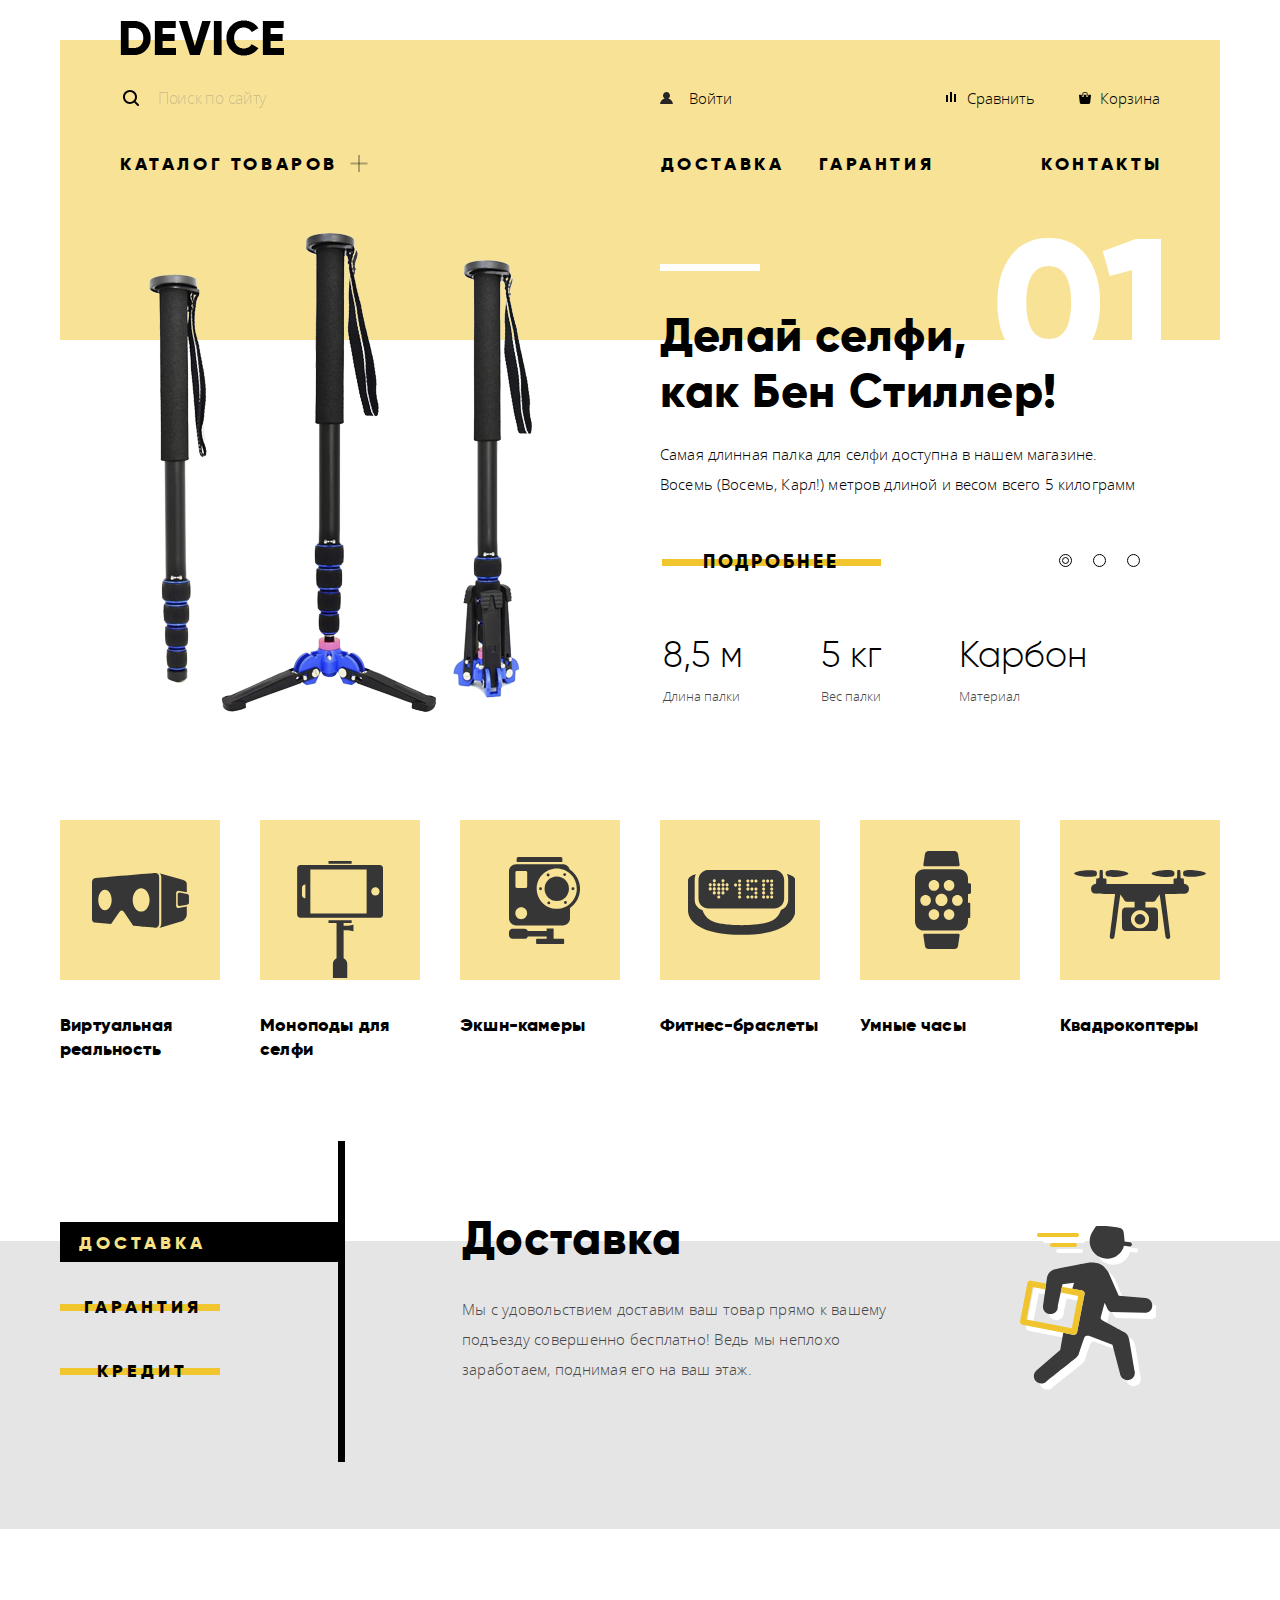
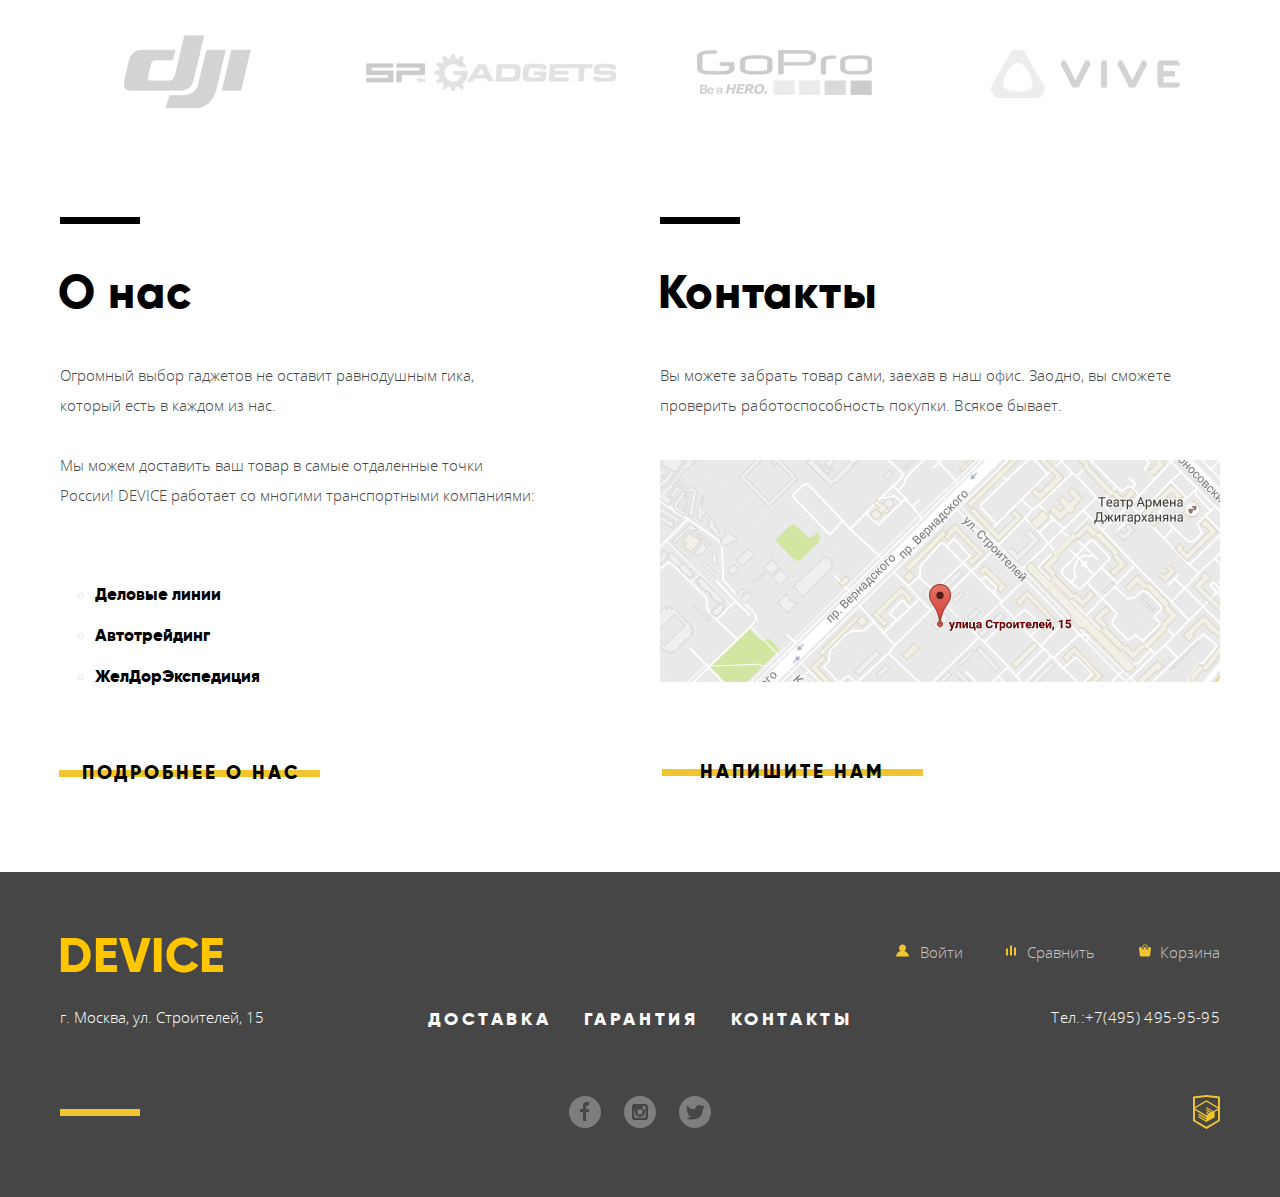
<file: device/index.html>
<!DOCTYPE html>
<html lang="ru">
<head>
  <meta charset="utf-8">
  <title>HTML Academy: Девайс</title>
  <meta name="viewport" content="width=device-width, initial-scale=1">
  <link href="css/normalize.css" rel="stylesheet">
  <link href="css/main-min.css" rel="stylesheet">
</head>
<body>
<header class="header">
  <div class="container container-padding">
    <div class="main-header">
      <a class="main-logo header-logo">
        <img class="logo" src="img/header-logo.png" width="164" height="36" alt="Device">
      </a>
      <div class="user-search-wrapper">
        <form class="main-search" method="post" action="http://echo.htmlacademy.ru">
          <p>
            <label class="visually-hidden" for="main-search">Поиск по сайту</label>
            <input class="search-text" name="search" id="main-search" type="text" placeholder="Поиск по сайту" required>
            <button class="search-button" type="submit">Найти</button>
          </p>
        </form>
        <div class="user-block-wrapper">
          <ul class="user-navigation">
            <li class="login-link"><a href="#">Войти</a></li>
          </ul>
          <ul class="user-buy">
            <li class="user-buy-compare"><a href="#">Сравнить</a></li>
            <li class="user-buy-basket"><a href="#">Корзина</a></li>
          </ul>
        </div>
      </div>
      <nav class="main-menu">
        <ul class="site-navigation">
          <li class="site-navigation-catalog">
            <a class="main-links navigation-link" href="catalog.html">Каталог товаров</a>
            <div class="catalog-item-wrap">
              <ul class="catalog-list">
                <li class="catalog-item-photo">
                  <ul class="catalog-photo-list">
                    <li><a href="#">Виртуальная реальность</a></li>
                    <li><a href="#">Моноподы для селфи</a></li>
                    <li><a href="#">Экшн-камеры</a></li>
                  </ul>
                </li>
                <li class="catalog-item-clock">
                  <ul class="catalog-clock-list">
                    <li><a href="#">Фитнес-браслеты</a></li>
                    <li><a href="#">Умные часы</a></li>
                  </ul>
                </li>
                <li class="catalog-item-fly">
                  <ul class="catalog-fly-list">
                    <li><a href="#">Квадрокоптеры</a></li>
                  </ul>
                </li>
              </ul>
            </div>
          </li>
          <li class="site-navigation-delivery"><a class="main-links" href="#">Доставка</a></li>
          <li class="site-navigation-warranty"><a class="main-links" href="#">Гарантия</a></li>
          <li class="site-navigation-contacts"><a class="main-links" href="#">Контакты</a></li>
        </ul>
      </nav>
    </div>
  </div>
</header>
<main class="wrap">
  <h1 class="visually-hidden">Интернет-магазин Device</h1>
  <div class="container">
    <section class="promo-slider">
      <h2 class="visually-hidden">Промо слайдер</h2>
      <div class="button-wrap">
        <button class="control-slide active" id="first-slide">
          <span class="visually-hidden">
            первый слайд
          </span>
        </button>
        <button class="control-slide" id="second-slide">
          <span class="visually-hidden">
            второй слайд
          </span>
        </button>
        <button class=" control-slide" id="third-slide">
          <span class="visually-hidden">
            третий слайд
          </span>
        </button>
      </div>
      <section class="promo-slide promo-slide1">
        <h3 class="visually-hidden">Монопод</h3>
        <div class="promo-img-wrap">
          <img class="promo-slide-img slide-img-monopod" src="img/slider-monopod.png" alt="Селфи-палка" width="384"
               height="486">
        </div>
        <div class="slider-wrapper">
          <p class="lead">
            Делай селфи,<br>
            как Бен Стиллер!
          </p>
          <p>Самая длинная палка для селфи доступна в нашем магазине.
            Восемь (Восемь, Карл!) метров длиной и весом всего 5 килограмм </p>
          <a class="link-button" href="#">Подробнее</a>
          <table class="item-description">
            <tr>
              <td>8,5 м</td>
              <td>5 кг</td>
              <td>Карбон</td>
            </tr>
            <tr>
              <td>Длина палки</td>
              <td>Вес палки</td>
              <td>Материал</td>
            </tr>
          </table>
        </div>
      </section>
      <section class="promo-slide promo-slide2 slider-none">
        <h3 class="visually-hidden">Фитнес-браслет</h3>
        <div class="promo-img-wrap">
          <img class="promo-slide-img slide-img-bracelet" src="img/slider-fitness-bracelet.png"
               alt="Фитнес-браслет" width="345" height="485">
        </div>
        <div class="slider-wrapper">
          <p class="lead">
            Худеем<br> правильно!
          </p>
          <div>
            <p>Мотивирующие фитнес-браслеты помогут найти в себе силы не пропускать занятия и соблюдать диету.</p>
          </div>
          <a href="#" class="link-button">Подробнее</a>
          <table class="item-description">
            <tr>
              <td>48 часов</td>
              <td></td>
              <td></td>
            </tr>
            <tr>
              <td>Без подзарядки</td>
              <td></td>
              <td></td>
            </tr>
          </table>
        </div>
      </section>
      <section class="promo-slide promo-slide3 slider-none">
        <h3 class="visually-hidden">Квадрокоптер</h3>
        <div class="promo-img-wrap">
          <img class="promo-slide-img slide-img-quadcopter" src="img/slider-quadcopter.png"
               alt="квадрокоптер" width="526" height="334">
        </div>
        <div class="slider-wrapper">
          <p class="lead">
            Порхает как бабочка, <br>жалит как пчела!
          </p>
          <div>
            <p>Этот обычный, на первый взгляд, квадрокоптер оснащен мощным лазером,
              замаскированным под стандартную
              камеру. </p>
          </div>
          <a href="#" class="link-button">Подробнее</a>
          <table class="item-description">
            <tr>
              <td>800 м</td>
              <td>50 м</td>
              <td></td>
            </tr>
            <tr>
              <td>Дальность полета</td>
              <td>Радиус поражения</td>
              <td></td>
            </tr>
          </table>
        </div>
      </section>
    </section>
  </div>
  <div class="container">
    <section class="product">
      <h2 class="visually-hidden">Наши товары</h2>
      <ul class="product-list">
        <li>
          <a class="product-item" href="#">
            <h3>Виртуальная реальность</h3>
            <div>
              <img src="img/popular-1.svg" alt="" width="97" height="55">
            </div>
          </a>
        </li>
        <li>
          <a class="product-item" href="#">
            <h3>Моноподы для селфи</h3>
            <div>
              <img class="product-monopod" src="img/popular-2.svg" alt="" width="86" height="117">
            </div>
          </a>
        </li>
        <li>
          <a class="product-item" href="#">
            <h3>Экшн-камеры</h3>
            <div>
              <img class="product-camera" src="img/popular-3.svg" alt="" width="71" height="87">
            </div>
          </a>
        </li>
        <li>
          <a class="product-item" href="#">
            <h3>Фитнес-браслеты</h3>
            <div>
              <img class="product-bracelet" src="img/popular-4.svg" alt="" width="107" height="65">
            </div>
          </a>
        </li>
        <li>
          <a class="product-item" href="#">
            <h3>Умные часы</h3>
            <div>
              <img class="product-clock" src="img/popular-5.svg" alt="" width="56" height="98">
            </div>
          </a>
        </li>
        <li>
          <a class="product-item" href="#">
            <h3>Квадрокоптеры</h3>
            <div>
              <img class="product-quadrocopter" src="img/popular-6.svg" alt="" width="132" height="69">
            </div>
          </a>
        </li>
      </ul>
    </section>
  </div>
  <div class="service-wrap">
    <div class="container">
      <section class="service">
        <h2 class="visually-hidden">Дополнительные услуги</h2>
        <div class="service-check">
          <button class="link-button service-item service-active" type="button"><span>Доставка</span></button>
          <button class="link-button service-item" type="button"><span>Гарантия</span></button>
          <button class="link-button service-item" type="button"><span>Кредит</span></button>
        </div>
        <section class="service-description service-delivery">
          <h3>Доставка</h3>
          <p>
            Мы с удовольствием доставим ваш товар прямо к вашему подъезду совершенно бесплатно!
            Ведь мы неплохо заработаем, поднимая его на ваш этаж.
          </p>
        </section>
        <section class="service-description service-warranty slider-none">
          <h3>Гарантия</h3>
          <p>
            Если из-за возгорания купленного у нас товара у вас сгорит дом — не переживайте, мы выдадим вам новый.
            Товар, не дом, конечно же.
          </p>
        </section>
        <section class="service-description service-credit slider-none">
          <h3>Кредит</h3>
          <p>
            Залезть в долговую яму стало проще! Кредитные консультанты подберут для вас наиболее выгодные
            условия кредита. Выгодные для нашего банка, разумеется.
          </p>
        </section>
      </section>
    </div>
  </div>
  <div class="container margin-logotype">
    <section class="logotype">
      <h2 class="visually-hidden">Компании-поставщики</h2>
      <ul class="logo-list">
        <li>
          <a href="#">
            <img class="logo-item" src="img/logotype-dji.png" alt="dji" height="100" width="260">
          </a>
        </li>
        <li>
          <a href="#">
            <img class="logo-item" src="img/logotype-sp-gadgets.png" alt="sp-gadgets" height="100" width="260">
          </a>
        </li>
        <li>
          <a href="#">
            <img class="logo-item" src="img/logotype-gopro.png" alt="gopro" height="100" width="260">
          </a>
        </li>
        <li>
          <a href="#">
            <img class="logo-item" src="img/logotype-vive.png" alt="vive" height="100" width="260">
          </a>
        </li>
      </ul>
    </section>
  </div>
  <div class="container contacts-wrapper">
    <section class="about-us">
      <h2>О нас</h2>
      <p>Огромный выбор гаджетов не оставит равнодушным гика, который есть в каждом из нас.</p>
      <p>Мы можем доставить ваш товар в самые отдаленные точки России!
        DEVICE работает со многими транспортными компаниями:</p>
      <ul class="logistic-list">
        <li><span>Деловые линии</span></li>
        <li><span>Автотрейдинг</span></li>
        <li><span>ЖелДорЭкспедиция</span></li>
      </ul>
      <a class="link-button" href="#">Подробнее о нас</a>
    </section>
    <section class="contacts">
      <h2>Контакты</h2>
      <p>Вы можете забрать товар сами, заехав в наш офис. Заодно, вы сможете
        проверить работоспособность покупки.
        Всякое бывает.</p>
      <div class="map-wrap">
        <a href="#">
          <img class="map" src="img/contacts-map.png" alt="Наш адрес: город Москва, улица Строителей, дом 15"
               width="560" height="222">
        </a>
      </div>
      <a class="link-button" href="#">Напишите нам</a>
    </section>
  </div>
</main>
<footer class="footer-wrap">
  <div class="container main-footer">
    <div class="footer-left">
      <a class="main-logo">
        <img class="logo footer-logo" src="img/footer-logo.png" alt="Device" width="163" height="36">
      </a>
      <p class="footer-adress">г. Москва, ул. Строителей, 15</p>
    </div>
    <div class="footer-right-wrap">
      <div class="footer-user-wrap">
        <ul class="user-navigation footer-user-navigation">
          <li class="login-link">
            <a class="user-image" href="#">
              <svg version="1.1" xmlns="http://www.w3.org/2000/svg"
                   xmlns:xlink="http://www.w3.org/1999/xlink" x="0px" y="0px"
	                 width="13px" height="12px" viewBox="0 0 13 12" enable-background="new 0 0 13 12"
                   xml:space="preserve">
                    <path fill="#272525" d="M0.032,12h12.937c-0.163-2.643-2.074-4.837-4.671-5.543C9.306,5.846,9.985,4.75,9.985,3.485
	C9.985,1.561,8.425,0,6.5,0S3.015,1.561,3.015,3.485c0,1.264,0.68,2.361,1.688,2.972C2.106,7.163,0.194,9.357,0.032,12z"/>
              </svg>
              Войти
            </a>
          </li>
        </ul>
        <ul class="user-buy footer-user-buy">
          <li class="user-buy-compare">
            <a class="user-image" href="#">
              <svg version="1.1" xmlns="http://www.w3.org/2000/svg"
                 xmlns:xlink="http://www.w3.org/1999/xlink" x="0px" y="0px"
	               width="10px" height="10px" viewBox="0 0 10 10" enable-background="new 0 0 10 10"
                 xml:space="preserve">
                  <rect x="8" y="2" width="1.984" height="8"/>
                  <rect y="3" width="1.984" height="7"/>
                  <rect x="4" width="2" height="10"/>
              </svg>
              Сравнить
            </a>
          </li>
          <li class="user-buy-basket">
            <a class="user-image" href="#">
              <svg version="1.1" id="Layer_1" xmlns="http://www.w3.org/2000/svg" xmlns:xlink="http://www.w3.org/1999/xlink" x="0px" y="0px"
	 width="12px" height="12px" viewBox="0 0 12 12" enable-background="new 0 0 12 12" xml:space="preserve">
                <g>
	                <path d="M11.864,3.017c-0.082-0.098-0.203-0.154-0.327-0.154H9.225V4.09c0,0.563-0.484,1.022-1.08,1.022
		c-0.594,0-1.078-0.458-1.078-1.022V2.863H4.909V4.09c0,0.563-0.485,1.022-1.08,1.022c-0.595,0-1.078-0.458-1.078-1.022V2.863H0.438
		c-0.125,0-0.243,0.056-0.327,0.154C0.028,3.115-0.012,3.245,0.003,3.375l0.776,7.134c0.015,0.806,0.642,1.455,1.411,1.455h7.595
		c0.77,0,1.396-0.649,1.411-1.455l0.776-7.134C11.987,3.245,11.946,3.115,11.864,3.017z"/>
	                <path d="M3.829,4.499c0.239,0,0.433-0.184,0.433-0.409V1.84c0-0.632,0.672-1.022,1.295-1.022h1.079
		c0.655,0,1.078,0.401,1.078,1.022v2.25c0,0.225,0.194,0.409,0.431,0.409c0.239,0,0.433-0.184,0.433-0.409V1.84
		C8.577,0.773,7.761,0,6.636,0H5.557C4.367,0,3.398,0.826,3.398,1.84v2.25C3.398,4.315,3.592,4.499,3.829,4.499z"/>
                </g>
              </svg>
              Корзина
            </a>
          </li>
        </ul>
      </div>
      <div class="footer-bottom-wrap">
        <div class="footer-center">
          <ul class="site-navigation footer-menu">
            <li><a class="main-links" href="#">Доставка</a></li>
            <li><a class="main-links" href="#">Гарантия</a></li>
            <li><a class="main-links" href="#">Контакты</a></li>
          </ul>
          <ul class="footer-social">
            <li class="social-btn social-btn-fb">
              <a href="#">
              <span class="visually-hidden">Facebook
            </span>
              </a>
            </li>
            <li class="social-btn social-btn-inst">
              <a href="#">
              <span class="visually-hidden">
                Instagram
              </span>
              </a>
            </li>
            <li class="social-btn social-btn-tw"><a href="#">
              <span class="visually-hidden">Tweeter</span>
            </a>
            </li>
          </ul>
        </div>
        <div class="footer-right">
          <span>Тел.:<a class="footer-tel" href="tel:+74954959595">+7(495) 495-95-95</a></span>
          <p class="visually-hidden visually-hidden-left">Разработано:</p>
          <a class="footer-htmlacademy" href="https://htmlacademy.ru/intensive/htmlcss">
            <svg version="1.1" xmlns="http://www.w3.org/2000/svg"
                 xmlns:xlink="http://www.w3.org/1999/xlink"
                 x="0px" y="0px" width="26.943px" height="34.09px"
                 viewBox="0 0 26.943 34.09" enable-background="new 0 0 26.943 34.09"
                 xml:space="preserve">
                 <path d="M13.62,0.017L13.472,0L0,1.412v24.661l13.473,8.017l13.43-7.99l0.042-0.025V1.412L13.62,0.017z M25.019,12.127L13.495,5.334 L13.494,5.23l-0.087,0.05l-0.088-0.056v0.109L1.925,12.118V3.147l11.548-1.212l11.547,1.212V12.127z M13.405,6.787L24.923,13.5 l-4.479,2.64l-7.093-4.221l-0.014,1.415l5.904,3.513l-0.86,0.507l-5.03-2.992l-0.014,1.415l3.827,2.275l-0.782,0.523l-3.031-1.787 l-0.014,1.413l1.853,1.091l-1.8,1.081L2.034,13.622L13.405,6.787z M1.925,15.127l11.411,6.791l0.016,1.044L5.41,18.234L5.395,19.65 l7.979,4.795l0.018,1.076l-7.973-4.74l-0.013,1.414l8.021,4.822l0.046,0.025l8.143-4.872l-0.011-5.177l3.415-2.036v10.021 L13.472,31.85L1.925,24.979V15.127z"/>
            </svg>
          <span class="visually-hidden visually-hidden-left">HTML Academy</span>
          </a>
        </div>
      </div>
    </div>
  </div>
</footer>
<section class="map-popup modal-close">
  <h2 class="visually-hidden">Карта</h2>
  <iframe src="https://yandex.ru/map-widget/v1/-/CBuU7WgdTA" width="960" height="560"></iframe>
  <button class="close-popup" type="button">
    <span class="visually-hidden">
      Закрыть
    </span>
  </button>
</section>
<section class="write-popup modal-close">
  <h2 class="visually-hidden">Напишите нам</h2>
  <form class="write-popup-feedback" method="post" action="http://echo.htmlacademy.ru">
    <div class="popup-half">
      <label for="popup-name">Ваше имя:</label>
      <input type="text" id="popup-name" name="name" placeholder="Имя Фамилия">
    </div>
    <div class="popup-half">
      <label for="popup-email">Ваш e-mail:</label>
      <input type="email" id="popup-email" name="email" placeholder="email@example.com">
    </div>
    <div class="popup-text">
      <label for="popup-text">Текст письма:</label>
    <textarea id="popup-text" name="text" placeholder="В свободной форме">
    </textarea>
    </div>
    <button class="link-button" type="submit">Отправить</button>
  </form>
  <button class="close-popup" type="button"><span class="visually-hidden">Закрыть</span></button>
</section>
<script src="js/main-min.js"></script>
</body>
</html>
</file>
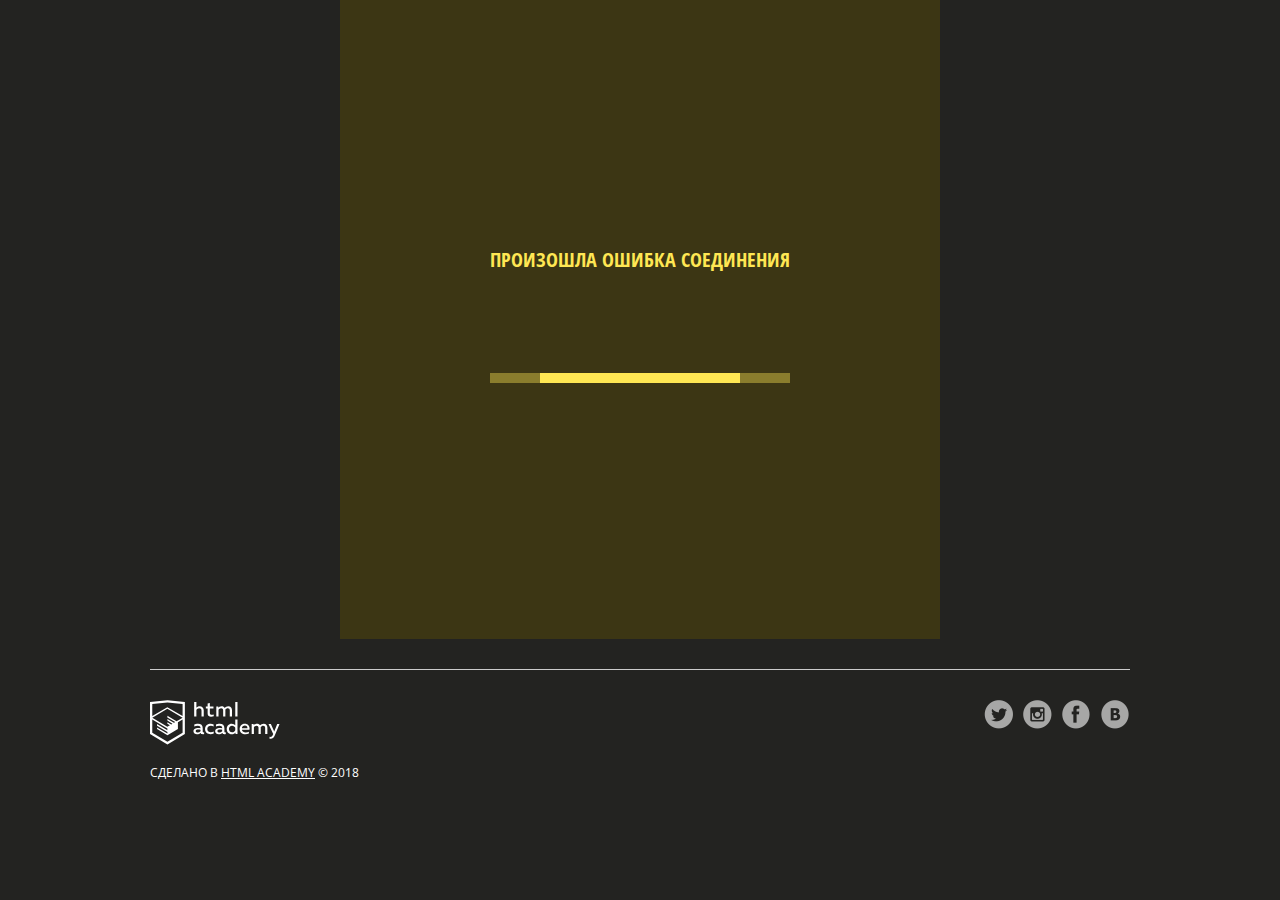
<file: keks/index.html>
<!DOCTYPE html>
<html lang="ru">
<head>
  <meta charset="utf-8">
  <meta name="viewport" content="width=device-width,initial-scale=1">
  <link rel="stylesheet" href="css/normalize.css">
  <link rel="stylesheet" href="css/style.css">
  <link rel="shortcut icon" href="favicon.ico" type="image/x-icon">
  <title>Кекстаграм</title>
</head>

<body>
<main>

  <!-- Фильтрация изображений от других пользователей -->
  <section class="img-filters  img-filters--inactive  container">
    <h2 class="img-filters__title  visually-hidden">Фильтр фотографий</h2>
    <form class="img-filters__form" action="index.html" method="get" autocomplete="off">
      <button type=button class="img-filters__button  img-filters__button--active" id="filter-popular">Популярные
      </button>
      <button type=button class="img-filters__button" id="filter-new">Новые</button>
      <button type=button class="img-filters__button" id="filter-discussed">Обсуждаемые</button>
    </form>
  </section>

  <!-- Контейнер для изображений от других пользователей -->
  <section class="pictures  container">
    <h2 class="pictures__title  visually-hidden">Фотографии других пользователей</h2>

    <!-- Поле для загрузки нового изображения на сайт -->
    <section class="img-upload">
      <div class="img-upload__wrapper">
        <h2 class="img-upload__title  visually-hidden">Загрузка фотографии</h2>
        <form class="img-upload__form" id="upload-select-image" action="https://js.dump.academy/kekstagram"
              method="post" enctype="multipart/form-data"
              autocomplete="off">

          <!-- Изначальное состояние поля для загрузки изображения -->
          <fieldset class="img-upload__start">
            <input type="file" id="upload-file" class="img-upload__input  visually-hidden" name="filename" required>
            <label for="upload-file" class="img-upload__label  img-upload__control">Загрузить</label>
          </fieldset>

          <!-- Форма редактирования изображения -->
          <div class="img-upload__overlay  hidden">
            <div class="img-upload__wrapper">
              <div class="img-upload__preview-container">

                <!-- Изменение размера изображения -->
                <fieldset class="img-upload__scale  scale">
                  <button type="button" class="scale__control  scale__control--smaller">Уменьшить</button>
                  <input type="text" class="scale__control  scale__control--value" value="100%" title="Image Scale"
                         name="scale" readonly>
                  <button type="button" class="scale__control  scale__control--bigger">Увеличить</button>
                </fieldset>

                <!-- Предварительный просмотр изображения -->
                <div class="img-upload__preview">
                  <img src="img/upload-default-image.jpg" alt="Предварительный просмотр фотографии">
                </div>

                <!-- Изменение глубины эффекта, накладываемого на изображение -->
                <fieldset class="img-upload__effect-level  effect-level">
                  <input class="effect-level__value" type="number" name="effect-level" value="20">
                  <div class="effect-level__line">
                    <div class="effect-level__pin" tabindex="0">Кнопка изменения глубины эффекта фотографии</div>
                    <div class="effect-level__depth">Глубина эффекта фотографии</div>
                  </div>
                </fieldset>

                <!-- Кнопка для закрытия формы редактирования изображения -->
                <button type="reset" class="img-upload__cancel  cancel" id="upload-cancel">Закрыть</button>
              </div>

              <!-- Наложение эффекта на изображение -->
              <fieldset class="img-upload__effects  effects">
                <ul class="effects__list">
                  <li class="effects__item">
                    <input type="radio" class="effects__radio  visually-hidden" name="effect" id="effect-none"
                           value="none">
                    <label for="effect-none" class="effects__label">
                      <span class="effects__preview  effects__preview--none">Превью фото без эффекта</span>
                      Оригинал
                    </label>
                  </li>
                  <li class="effects__item">
                    <input type="radio" class="effects__radio  visually-hidden" name="effect" id="effect-chrome"
                           value="chrome">
                    <label for="effect-chrome" class="effects__label">
                      <span class="effects__preview  effects__preview--chrome">Превью эффекта Хром</span>
                      Хром
                    </label>
                  </li>
                  <li class="effects__item">
                    <input type="radio" class="effects__radio  visually-hidden" name="effect" id="effect-sepia"
                           value="sepia">
                    <label for="effect-sepia" class="effects__label">
                      <span class="effects__preview  effects__preview--sepia">Превью эффекта Сепия</span>
                      Сепия
                    </label>
                  </li>
                  <li class="effects__item">
                    <input type="radio" class="effects__radio  visually-hidden" name="effect" id="effect-marvin"
                           value="marvin">
                    <label for="effect-marvin" class="effects__label">
                      <span class="effects__preview  effects__preview--marvin">Превью эффекта Марвин</span>
                      Марвин
                    </label>
                  </li>
                  <li class="effects__item">
                    <input type="radio" class="effects__radio  visually-hidden" name="effect" id="effect-phobos"
                           value="phobos">
                    <label for="effect-phobos" class="effects__label">
                      <span class="effects__preview  effects__preview--phobos">Превью эффекта Фобос</span>
                      Фобос
                    </label>
                  </li>
                  <li class="effects__item">
                    <input type="radio" class="effects__radio  visually-hidden" name="effect" id="effect-heat"
                           value="heat" checked>
                    <label for="effect-heat" class="effects__label">
                      <span class="effects__preview  effects__preview--heat">Превью эффекта Зной</span>
                      Зной
                    </label>
                  </li>
                </ul>
              </fieldset>

              <!-- Добавление хэш-тегов и комментария к изображению -->
              <fieldset class="img-upload__text text">
                <input class="text__hashtags" type="text" name="hashtags" placeholder="#хэш-тег">
                <textarea class="text__description" name="description" placeholder="Ваш комментарий..."></textarea>
              </fieldset>

              <!-- Кнопка для отправки данных на сервер -->
              <button type="submit" class="img-upload__submit" id="upload-submit">Опубликовать</button>
            </div>
          </div>
        </form>
      </div>
    </section>

    <!-- Здесь будут изображения других пользователей -->

  </section>

  <!-- Полноэкранный показ изображения -->
  <section class="big-picture  overlay  hidden">
    <h2 class="big-picture__title  visually-hidden">Просмотр фотографии</h2>
    <div class="big-picture__preview">

      <!-- Просмотр изображения -->
      <div class="big-picture__img">
        <img src="img/logo-background-3.jpg" alt="Девушка в купальнике" width="600" height="600">
      </div>

      <!-- Информация об изображении. Подпись, комментарии, количество лайков -->
      <div class="big-picture__social  social">
        <div class="social__header">
          <img class="social__picture" src="img/avatar-1.svg" alt="Аватар автора фотографии" width="35" height="35">
          <p class="social__caption">Тестим новую камеру! =)</p>
          <p class="social__likes">Нравится <span class="likes-count">356</span></p>
        </div>

        <!-- Комментарии к изображению -->
        <div class="social__comment-count">5 из <span class="comments-count">125</span> комментариев</div>
        <ul class="social__comments">
          <li class="social__comment">
            <img class="social__picture" src="img/avatar-4.svg" alt="Аватар комментатора фотографии" width="35"
                 height="35">
            <p class="social__text">Мега фото! Просто обалдеть. Как вам так удалось?</p>
          </li>
          <li class="social__comment">
            <img class="social__picture" src="img/avatar-3.svg" alt="Аватар комментатора фотографии" width="35"
                 height="35">
            <p class="social__text">Да это фоташоп!!!!!!!!</p>
          </li>
        </ul>

        <!-- Кнопка для загрузки новой порции комментариев -->
        <button type="button" class="social__comments-loader  comments-loader">Загрузить еще</button>

        <!-- Форма для отправки комментария -->
        <div class="social__footer">
          <img class="social__picture" src="img/avatar-6.svg" alt="Аватар комментатора фотографии" width="35"
               height="35">
          <input type="text" class="social__footer-text" placeholder="Ваш комментарий...">
          <button type="button" class="social__footer-btn" name="button">Отправить</button>
        </div>
      </div>

      <!-- Кнопка для выхода из полноэкранного просмотра изображения -->
      <button type="reset" class="big-picture__cancel  cancel" id="picture-cancel">Закрыть</button>
    </div>
  </section>
</main>

<footer class="page-footer  container">
  <div class="page-footer__wrapper">
    <div class="page-footer__copyright  copyright">
      <a class="copyright__link  copyright__link--image" href="https://htmlacademy.ru/intensive/javascript"><img
        src="img/htmla-logo.svg" width="130" height="45" alt="HTML Academy"></a>
      <p>Сделано в <a class="copyright__link  copyright__link--text" href="https://htmlacademy.ru/intensive/javascript">HTML
        Academy</a> &copy; 2018</p>
    </div>
    <ul class="page-footer__contacts  contacts">
      <li><a href="https://twitter.com/htmlacademy_ru" class="contacts__link  contacts__link--twitter">Twitter</a></li>
      <li><a href="https://www.instagram.com/htmlacademy/"
             class="contacts__link  contacts__link--instagram">Instagtam</a></li>
      <li><a href="https://www.facebook.com/htmlacademy" class="contacts__link  contacts__link--facebook">Facebook</a>
      </li>
      <li><a href="https://vk.com/htmlacademy" class="contacts__link  contacts__link--vk">VK</a></li>
    </ul>
  </div>
</footer>

<!-- Шаблон изображения случайного пользователя -->
<template id="picture">
  <a href="#" class="picture">
    <img class="picture__img" src="" width="182" height="182" alt="Случайная фотография">
    <p class="picture__info">
      <span class="picture__comments"></span>
      <span class="picture__likes"></span>
    </p>
  </a>
</template>

<!-- Сообщение с ошибкой загрузки изображения -->
<template id="error">
  <section class="error">
    <div class="error__inner">
      <h2 class="error__title">Ошибка загрузки файла</h2>
      <div class="error__buttons">
        <button type="button" class="error__button">Попробовать снова</button>
        <button type="button" class="error__button">Загрузить другой файл</button>
      </div>
    </div>
  </section>
</template>

<!-- Сообщение об успешной загрузке изображения -->
<template id="success">
  <section class="success">
    <div class="success__inner">
      <h2 class="success__title">Изображение успешно загружено</h2>
      <button type="button" class="success__button">Круто!</button>
    </div>
  </section>
</template>


  <!-- Экран загрузки изображения -->
  <template id="messages">
    <div class="img-upload__message  img-upload__message--loading">Загружаем...</div>
  </template>

<script src="js/debounce.js"></script>
<script src="js/loadMessages.js"></script>
<script src="js/backend.js"></script>
<script src="js/util.js"></script>
<script src="js/data.js"></script>
<script src="js/pictures.js"></script>
<script src="js/gallery.js"></script>
<script src="js/preview.js"></script>
<script src="js/form.js"></script>
</body>
</html>
</file>
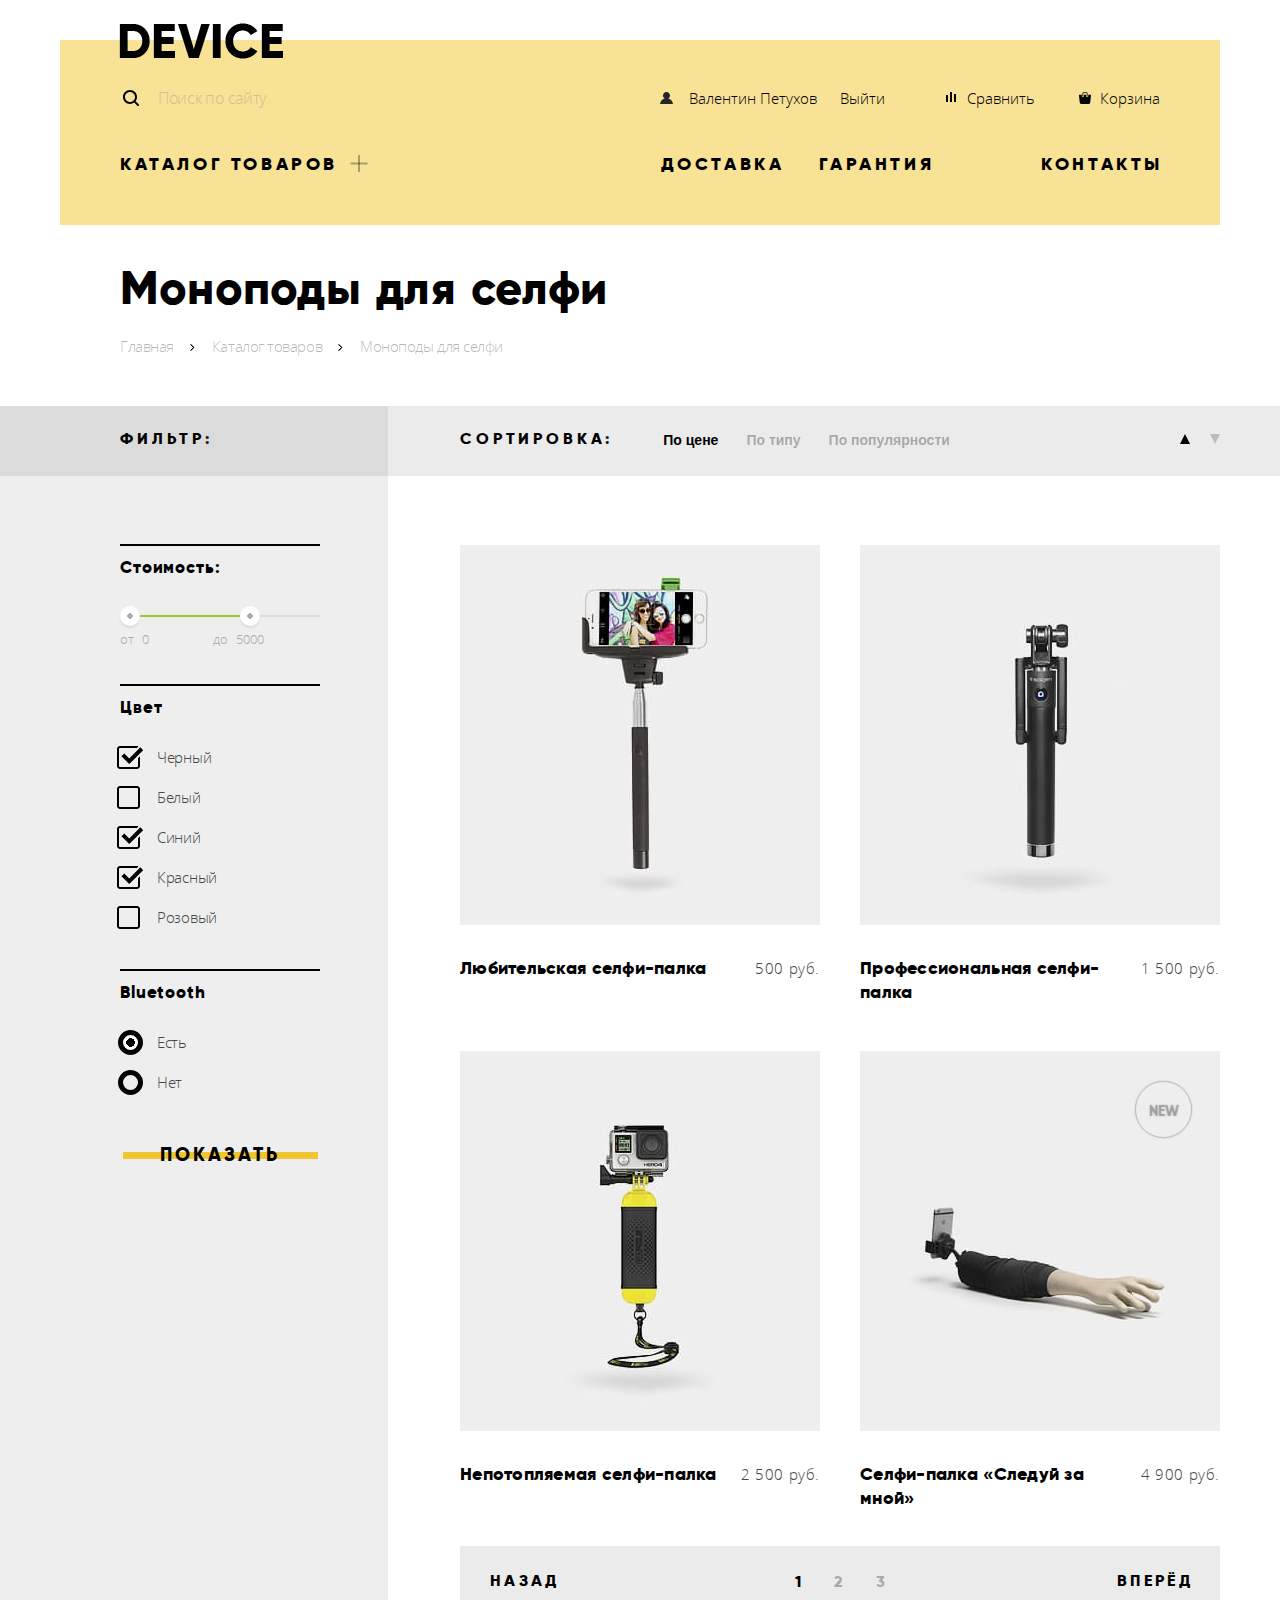
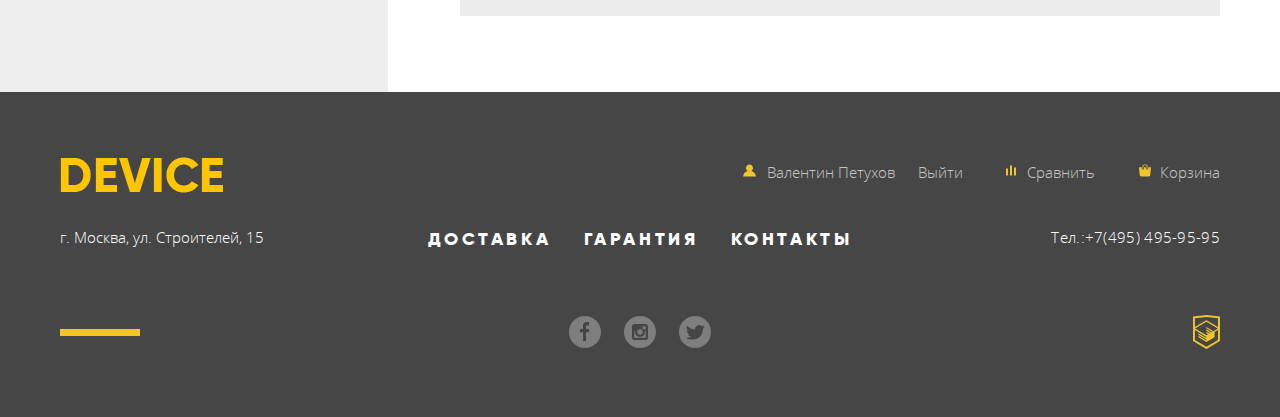
<file: device/catalog.html>
<!DOCTYPE html>
<html lang="ru">
<head>
  <meta charset="utf-8">
  <title>HTML Academy: Девайс</title>
  <meta name="viewport" content="width=device-width, initial-scale=1">
  <link href="css/normalize.css" rel="stylesheet">
  <link href="css/main-min.css" rel="stylesheet">
</head>
<body>
<header class="header">
  <div class="container">
    <div class="main-header">
      <a class="main-logo header-logo" href="index.html">
        <img class="logo" src="img/header-logo.png" width="164" height="36" alt="Device">
      </a>
      <div class="user-search-wrapper">
        <form class="main-search" method="post" action="http://echo.htmlacademy.ru">
          <p>
            <label class="visually-hidden" for="main-search">Поиск по сайту</label>
            <input class="search-text" name="search" id="main-search" type="text" placeholder="Поиск по сайту" required>
            <button class="search-button" type="submit">Найти</button>
          </p>
        </form>
        <div class="user-block-wrapper">
          <ul class="user-navigation">
            <li class="login-link"><a href="#">Валентин Петухов</a></li>
            <li class="login-exit"><a href="#">Выйти</a></li>
          </ul>
          <ul class="user-buy">
            <li class="user-buy-compare"><a href="#">Сравнить</a></li>
            <li class="user-buy-basket"><a href="#">Корзина</a></li>
          </ul>
        </div>
      </div>
      <nav class="main-menu">
        <ul class="site-navigation">
          <li class="site-navigation-catalog">
            <a class="main-links navigation-link">Каталог товаров</a>
            <div class="catalog-item-wrap">
              <ul class="catalog-list">
                <li class="catalog-item-photo">
                  <ul class="catalog-photo-list">
                    <li><a href="#">Виртуальная реальность</a></li>
                    <li><a href="#">Моноподы для селфи</a></li>
                    <li><a href="#">Экшн-камеры</a></li>
                  </ul>
                </li>
                <li class="catalog-item-clock">
                  <ul class="catalog-clock-list">
                    <li><a href="#">Фитнес-браслеты</a></li>
                    <li><a href="#">Умные часы</a></li>
                  </ul>
                </li>
                <li class="catalog-item-fly">
                  <ul class="catalog-fly-list">
                    <li><a href="#">Квадрокоптеры</a></li>
                  </ul>
                </li>
              </ul>
            </div>
          </li>
          <li class="site-navigation-delivery"><a class="main-links" href="#">Доставка</a></li>
          <li class="site-navigation-warranty"><a class="main-links" href="#">Гарантия</a></li>
          <li class="site-navigation-contacts"><a class="main-links" href="#">Контакты</a></li>
        </ul>
      </nav>
    </div>
  </div>
</header>
<main class="wrap catalog-main">
  <div class="container">
    <h1>Моноподы для селфи</h1>
    <ul class="page-navigation">
      <li><a href="index.html">Главная</a></li>
      <li><a href="#">Каталог товаров</a></li>
      <li>Моноподы для селфи</li>
    </ul>
  </div>
  <div class="catalog-wrapper">
    <div class="container filter-catalog-box">
      <aside class="filter-box">
        <div class="filter-label-wrap">
          <h2>Фильтр:</h2>
        </div>
        <form class="filter" method="post" action="http://echo.htmlacademy.ru">
          <fieldset class="filter-case">
            <legend>
              Стоимость:
            </legend>
            <div class="case-line">
              <div class="scale">
                <div class="bar">
                  <button class="min-case" type="button"><span class="visually-hidden">От</span></button>
                  <button class="max-case" type="button"><span class="visually-hidden">До</span></button>
                </div>
              </div>
              <label class="price-value">От
                <input class="min-value" type="number" name="min-case-value" value="0" min="0" max="10000"> </label>
              <label class="price-value">До
                <input class="max-value" type="number" name="max-case-value" value="5000" min="0" max="10000"> </label>
            </div>
          </fieldset>
          <fieldset class="filter-color">
            <legend>Цвет</legend>
            <input class="visually-hidden" id="black-color" type="checkbox" name="black" checked>
            <label for="black-color">Черный</label>
            <input class="visually-hidden" id="white-color" type="checkbox" name="white">
            <label for="white-color"> Белый</label>
            <input class="visually-hidden" id="blue-color" type="checkbox" name="blue" checked>
            <label for="blue-color"> Синий</label>
            <input class="visually-hidden" id="red-color" type="checkbox" name="red" checked>
            <label for="red-color"> Красный</label>
            <input class="visually-hidden" id="pink-color" type="checkbox" name="pink">
            <label for="pink-color">Розовый</label>
          </fieldset>
          <fieldset class="filter-bluetooth">
            <legend>Bluetooth</legend>
            <input class="visually-hidden bluetooth" type="radio" id="bluetooth-yes" name="bluetooth" value="yes"
                   checked>
            <label for="bluetooth-yes">Есть</label>
            <input class="visually-hidden bluetooth" type="radio" id="bluetooth-no" name="bluetooth" value="no">
            <label for="bluetooth-no">Нет</label>
          </fieldset>
          <button class="link-button" type="submit">Показать</button>
        </form>
      </aside>
      <section class="show-items">
        <h2 class="visually-hidden">Дополнительная сортировка</h2>
        <div class="sort">
          <h3>Сортировка:</h3>
          <ul class="sort-list">
            <li>
              <a class="filter-active" href="#">По цене</a>
            </li>
            <li>
              <a href="#">По типу</a>
            </li>
            <li>
              <a href="#">По популярности</a>
            </li>
          </ul>
          <div class="sort-up-down">
            <a class="arrow arrow-up arrow-active" href="#">По убыванию</a>
            <a class="arrow arrow-down" href="#">По возрастанию</a>
          </div>
        </div>
        <h3 class="visually-hidden">Результат сортировки</h3>
        <ul class="catalog-items">
          <li class="catalog-item">
            <img class="item-img" src="img/catalog-item-1.jpg" alt="Любительская селфи-палка" height="380"
                 width="360">
            <div class="item-buy-wrap">
              <a class="link-button" href="#">В корзину</a>
              <a class="add-compare" href="#">добавить к сравнению</a>
            </div>
            <div class="description-wrap">
              <h4>Любительская селфи-палка</h4>
              <p>500 pуб.</p>
            </div>
          </li>
          <li class="catalog-item">
            <img class="item-img" src="img/catalog-item-2.jpg" alt="Профессиональная селфи-палка" height="380"
                 width="360">
            <div class="item-buy-wrap">
              <a class="link-button" href="#">В корзину</a>
              <a class="add-compare" href="#">добавить к сравнению</a>
            </div>
            <div class="description-wrap">
              <h4>Профессиональная селфи-палка</h4>
              <p>1 500 pуб.</p>
            </div>
          </li>
          <li class="catalog-item">
            <img class="item-img" src="img/catalog-item-3.jpg" alt="Непотопляемая селфи-палка" height="380"
                 width="360">
            <div class="item-buy-wrap">
              <a class="link-button" href="#">В корзину</a>
              <a class="add-compare" href="#">добавить к сравнению</a>
            </div>
            <div class="description-wrap">
              <h4>Непотопляемая селфи-палка</h4>
              <p>2 500 pуб.</p>
            </div>
          </li>
          <li class="new-label catalog-item">
            <img class="item-img" src="img/catalog-item-4.jpg" alt="Селфи-палка «Следуй за мной»" height="380"
                 width="360">
            <div class="item-buy-wrap">
              <a class="link-button" href="#">В корзину</a>
              <a class="add-compare" href="#">добавить к сравнению</a>
            </div>
            <div class="description-wrap">
              <h4>Селфи-палка «Следуй за мной»</h4>
              <p>4 900 pуб.</p>
            </div>
          </li>
        </ul>
        <div class="paginator">
          <a class="prev" href="#">Назад</a>
          <ul class="padination-numbers-list">
            <li class="pagination-item">
              <a class="active" href="#">1</a>
            </li>
            <li class="pagination-item">
              <a href="#">2</a>
            </li>
            <li class="pagination-item">
              <a href="#">3</a>
            </li>
          </ul>
          <a class="next" href="#">Вперёд</a>
        </div>
      </section>
    </div>
  </div>
</main>
<footer class="footer-wrap">
  <div class="container main-footer">
    <div class="footer-left">
      <a href="index.html" class="main-logo">
        <img class="logo footer-logo" src="img/footer-logo.png" alt="Device" width="163" height="36">
      </a>
      <p class="footer-adress">г. Москва, ул. Строителей, 15</p>
    </div>
    <div class="footer-right-wrap">
      <div class="footer-user-wrap">
        <ul class=" user-navigation footer-user-navigation">
          <li class="login-link">
            <a class="user-image" href="#">
              <svg version="1.1"  xmlns="http://www.w3.org/2000/svg"
                   xmlns:xlink="http://www.w3.org/1999/xlink" x="0px" y="0px"
                   width="13px" height="12px" viewBox="0 0 13 12" enable-background="new 0 0 13 12"
                   xml:space="preserve">
                    <path fill="#272525" d="M0.032,12h12.937c-0.163-2.643-2.074-4.837-4.671-5.543C9.306,5.846,9.985,4.75,9.985,3.485
C9.985,1.561,8.425,0,6.5,0S3.015,1.561,3.015,3.485c0,1.264,0.68,2.361,1.688,2.972C2.106,7.163,0.194,9.357,0.032,12z"/>
              </svg>
              Валентин Петухов</a></li>
          <li class="login-exit"><a href="#">Выйти</a></li>
        </ul>
        <ul class="user-buy footer-user-buy">
          <li class="user-buy-compare">
            <a class="user-image" href="#">
              <svg version="1.1" xmlns="http://www.w3.org/2000/svg"
                 xmlns:xlink="http://www.w3.org/1999/xlink" x="0px" y="0px"
	               width="10px" height="10px" viewBox="0 0 10 10" enable-background="new 0 0 10 10"
                 xml:space="preserve">
                  <rect x="8" y="2" width="1.984" height="8"/>
                  <rect y="3" width="1.984" height="7"/>
                  <rect x="4" width="2" height="10"/>
              </svg>
              Сравнить
            </a>
          </li>
          <li class="user-buy-basket">
            <a class="user-image" href="#">
              <svg version="1.1" xmlns="http://www.w3.org/2000/svg"
                   xmlns:xlink="http://www.w3.org/1999/xlink" x="0px" y="0px"
                   width="12px" height="12px" viewBox="0 0 12 12" enable-background="new 0 0 12 12" xml:space="preserve">
                    <g>
                      	<path d="M11.864,3.017c-0.082-0.098-0.203-0.154-0.327-0.154H9.225V4.09c0,0.563-0.484,1.022-1.08,1.022
		c-0.594,0-1.078-0.458-1.078-1.022V2.863H4.909V4.09c0,0.563-0.485,1.022-1.08,1.022c-0.595,0-1.078-0.458-1.078-1.022V2.863H0.438
		c-0.125,0-0.243,0.056-0.327,0.154C0.028,3.115-0.012,3.245,0.003,3.375l0.776,7.134c0.015,0.806,0.642,1.455,1.411,1.455h7.595
		c0.77,0,1.396-0.649,1.411-1.455l0.776-7.134C11.987,3.245,11.946,3.115,11.864,3.017z"/>
	<path d="M3.829,4.499c0.239,0,0.433-0.184,0.433-0.409V1.84c0-0.632,0.672-1.022,1.295-1.022h1.079
		c0.655,0,1.078,0.401,1.078,1.022v2.25c0,0.225,0.194,0.409,0.431,0.409c0.239,0,0.433-0.184,0.433-0.409V1.84
		C8.577,0.773,7.761,0,6.636,0H5.557C4.367,0,3.398,0.826,3.398,1.84v2.25C3.398,4.315,3.592,4.499,3.829,4.499z"/>
                    </g>
              </svg>
              Корзина
            </a>
          </li>
        </ul>
      </div>
      <div class="footer-bottom-wrap">
        <div class="footer-center">
          <ul class="site-navigation footer-menu">
            <li><a class="main-links" href="#">Доставка</a></li>
            <li><a class="main-links" href="#">Гарантия</a></li>
            <li><a class="main-links" href="#">Контакты</a></li>
          </ul>
          <ul class="footer-social">
            <li class="social-btn social-btn-fb">
              <a href="#">
              <span class="visually-hidden">Facebook
            </span>
              </a>
            </li>
            <li class="social-btn social-btn-inst">
              <a href="#">
              <span class="visually-hidden">
                Instagram
              </span>
              </a>
            </li>
            <li class="social-btn social-btn-tw">
              <a href="#">
              <span class="visually-hidden">
                Tweeter
              </span>
              </a>
            </li>
          </ul>
        </div>
        <div class="footer-right">
          <span>Тел.:<a class="footer-tel" href="tel:+74954959595">+7(495) 495-95-95</a></span>
          <p class="visually-hidden visually-hidden-left">Разработано:</p>
          <a class="footer-htmlacademy" href="https://htmlacademy.ru/intensive/htmlcss">
            <svg version="1.1"  xmlns="http://www.w3.org/2000/svg"
                 xmlns:xlink="http://www.w3.org/1999/xlink"
                  x="0px" y="0px" width="26.943px" height="34.09px"
                  viewBox="0 0 26.943 34.09" enable-background="new 0 0 26.943 34.09"
                  xml:space="preserve">
                    <path d="M13.62,0.017L13.472,0L0,1.412v24.661l13.473,8.017l13.43-7.99l0.042-0.025V1.412L13.62,0.017z M25.019,12.127L13.495,5.334 L13.494,5.23l-0.087,0.05l-0.088-0.056v0.109L1.925,12.118V3.147l11.548-1.212l11.547,1.212V12.127z M13.405,6.787L24.923,13.5 l-4.479,2.64l-7.093-4.221l-0.014,1.415l5.904,3.513l-0.86,0.507l-5.03-2.992l-0.014,1.415l3.827,2.275l-0.782,0.523l-3.031-1.787 l-0.014,1.413l1.853,1.091l-1.8,1.081L2.034,13.622L13.405,6.787z M1.925,15.127l11.411,6.791l0.016,1.044L5.41,18.234L5.395,19.65 l7.979,4.795l0.018,1.076l-7.973-4.74l-0.013,1.414l8.021,4.822l0.046,0.025l8.143-4.872l-0.011-5.177l3.415-2.036v10.021 L13.472,31.85L1.925,24.979V15.127z"/>
            </svg>
            <span class="visually-hidden visually-hidden-left">
              HTML Academy
            </span>
          </a>
        </div>
      </div>
    </div>
  </div>
</footer>
</body>
</html>
</file>
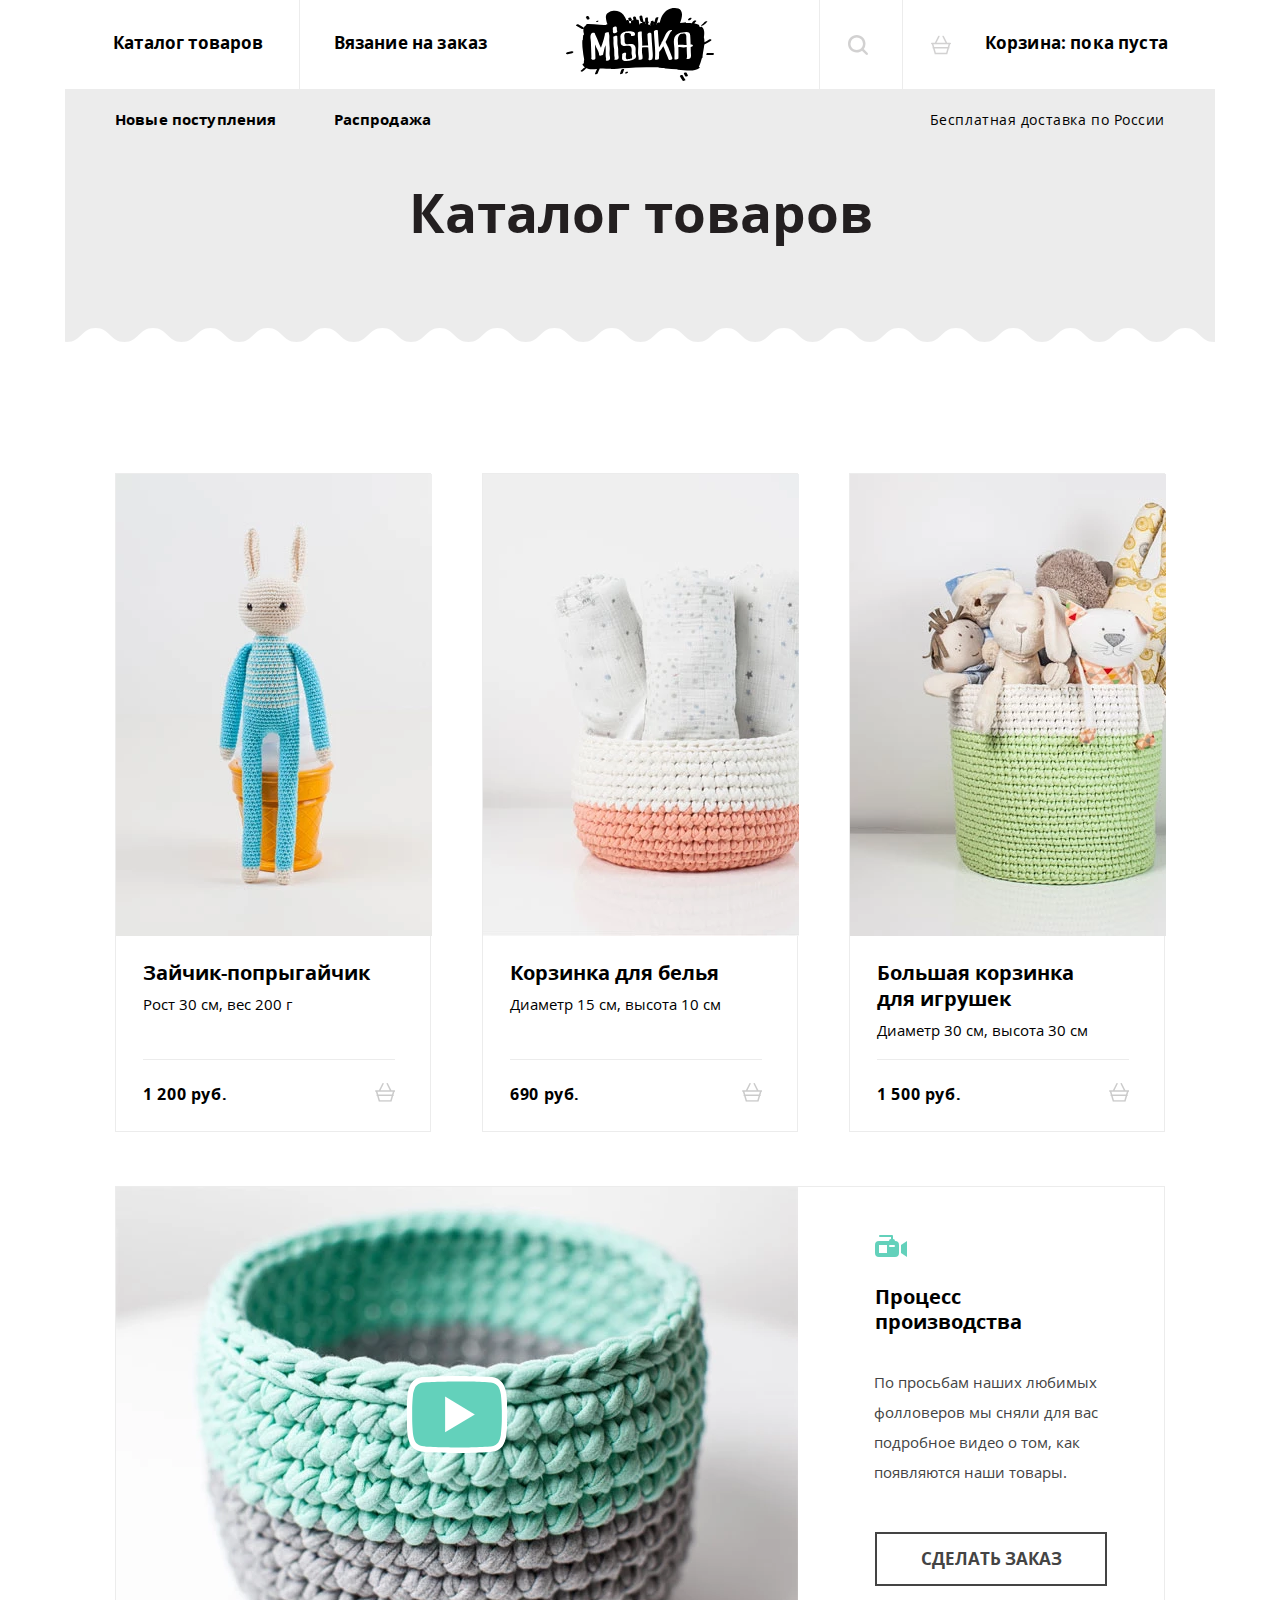
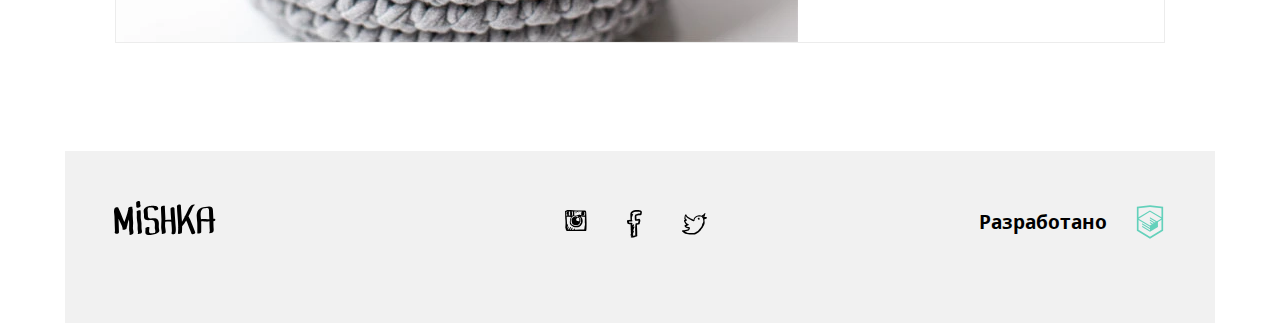
<file: mishka/catalog.html>
<!DOCTYPE html>
<html lang="ru">
<head>
  <meta charset="utf-8">
  <meta name="viewport" content="width=device-width, initial-scale=1">
  <link href="./css/style.css" rel="stylesheet">
  <title>HTML Academy: Мишка</title>
  <script src="js/polyfill.js" async=""></script>
</head>
<body class="page-body">
<div style="display: none">
  <svg xmlns="http://www.w3.org/2000/svg"><symbol id="icon-cart" viewbox="264.205 370.961 20.294 18.849"><path d="M283.75 378.19h-3.151l-3.407-6.814a.75.75 0 1 0-1.341.671l3.071 6.143h-9.138l3.072-6.143a.75.75 0 0 0-1.341-.671l-3.407 6.814h-3.151a.75.75 0 0 0 0 1.5h.157l.855 2.991a.737.737 0 0 0-.316.595c0 .396.309.71.697.739l1.656 5.795h12.697l1.656-5.795a.745.745 0 0 0 .698-.739.738.738 0 0 0-.316-.596l.854-2.991h.157a.75.75 0 1 0-.002-1.499zm-4.181 10.121h-10.433l-1.224-4.284h12.881l-1.224 4.284zm1.653-5.785h-13.739l-.81-2.836h15.359l-.81 2.836z"></path></symbol><symbol id="icon-search" viewbox="-0.8 -0.8 17.6 17.6"><path d="M16.47 14.93l-3.415-3.415A7.67 7.67 0 0 0 14.6 6.899C14.6 2.646 11.153-.8 6.9-.8S-.8 2.646-.8 6.899s3.446 7.7 7.699 7.7c1.734 0 3.326-.58 4.613-1.546l3.417 3.416c.203.202.418.33.771.33a1.1 1.1 0 0 0 1.1-1.1c0-.24-.061-.499-.33-.769zM1.399 6.899a5.5 5.5 0 1 1 11 0c0 3.038-2.462 5.5-5.5 5.5s-5.5-2.461-5.5-5.5z"></path></symbol><symbol id="htmlacademy" viewbox="0 0 60 60"><path d="M30.2 5H30L10.3 7.1v36.2L30 55l19.7-11.7V7.1L30.2 5zm17 36.8L30 52 12.8 41.8V27l17.1 10.2V39l-11.7-7v1.8L30 40.9v1.9l-11.8-7v1.8l11.8 7 11.9-7.1v-7.6l5.3-3.2v15.1zm-.1-17l-4.7 2.8-2.2 1.3-10.3-6.1v1.8l8.8 5.3h-.1l-.2.1-1.3.7-7.3-4.3v1.8l5.8 3.4-1.4.9-4.3-2.6v1.8l2.9 1.7-2.9 1.7-17-10.1 17-10.2 17.2 10zm.1-1.8L29.9 12.8 12.8 23V9.4L30 7.6l17.2 1.8V23z"></path></symbol><symbol id="logo-footer"><path d="M19.135 21.495c-.083-2.683-.51-5.347-.475-8.035.028-2.174.389-4.41-.36-6.495.047-.237.096-.473.14-.711.193-1.045-3.271-.492-3.813.464-.343.28-.519.615-.375.957.037.086.069.174.102.261-.656 3.204-1.57 6.306-2.621 9.412-.402 1.188-.888 2.349-1.298 3.533-.582-1.104-1.169-2.194-1.643-3.377-1.374-3.433-2.612-6.902-4.287-10.206.19-1.528-3.204-1.368-3.873.032-.809 1.694-.705 3.403-.438 5.214.3 2.042.353 4.05.377 6.111.047 3.976.358 7.943.417 11.919-.354.395-.461.881-.091 1.375.162.216.361.382.571.549.904.724 3.5.107 3.496-1.271-.014-4.123-.312-8.238-.42-12.358a98.054 98.054 0 0 1-.024-1.21l.171.434c.64 1.604 1.31 3.163 2.185 4.654.868 1.478 1.303 3.064 1.803 4.677-.189.217-.303.462-.233.708-.039.18.07.292.251.36.639.548 1.841.274 2.509-.007a6.07 6.07 0 0 0 .826-.424c.345-.212.883-.679.729-1.159l-.087-.279c.47-1.27.709-2.589.965-3.93.272-1.428.782-2.78 1.295-4.133.052.619.106 1.238.156 1.855.204 2.554.033 5.072.007 7.626-.008.847.054 1.633.219 2.461.068.343.367 1.808.281 1.887-.611.564-.433 1.257.385 1.437.915.201 2.081-.105 2.77-.742 1.198-1.106.632-2.845.361-4.241-.452-2.342.095-4.964.022-7.348zm8.364.675c-.074-1.988-.765-3.862-.774-5.872-.011-2.305.181-4.593-.155-6.886-.106-.725-4.056.1-3.917 1.05.309 2.11.197 4.229.159 6.354-.037 2.044.468 3.898.73 5.904.269 2.054-.084 4.157.149 6.213.109.962.75 2.743.089 3.58-.42.532 1.469.342 1.553.326.769-.142 1.793-.392 2.304-1.038.653-.828.196-2.426.053-3.357-.316-2.059-.114-4.195-.191-6.274zm16.329-3.319c-2.062-2.784-5.889-.78-8.561-1.54-1.377-.392-1.395-2.271-1.392-3.396.004-1.426-.114-2.732-.273-4.146-.119-1.052-.024-2.121.746-2.904.142-.144.859-.336.81-.339a8.132 8.132 0 0 1 1.067-.093c1.549-.066 4.613.232 4.019 2.483-.266 1.01 3.596.431 3.877-.637 1.213-4.598-7.284-3.714-9.686-3.078-2.21.588-4.648 1.846-4.775 4.399-.061 1.219.273 2.379.325 3.587.061 1.39-.198 2.776.289 4.118 1.082 2.982 5.52 1.576 7.778 1.745 3.845.287 2.697 5.469 2.748 7.883.027 1.288 1.181 3.429.211 4.507-.595.662-1.982.699-2.792.768-.813.068-2.201.312-2.742-.461-.993-1.418.091-3.799-.121-5.425-.121-.924-4.066-.095-3.917 1.05.342 2.627-1.399 6.145 2.402 6.596 2.441.289 5.191-.161 7.5-.928 1.196-.396 2.307-.942 3.243-1.793 1.035-.941.694-2.348.417-3.547-.677-2.918.731-6.279-1.173-8.849zm17.327-.189c-.122-3.777-.69-7.513-.706-11.297-.008-1.971-3.963-1.305-3.957.343.015 3.608.497 7.167.682 10.764l.013.221c-1.949-.018-3.899.177-5.853.246.201-4.633-.611-9.227-.435-13.857.022-.582-3.874-.09-3.917 1.049-.171 4.475.587 8.915.453 13.392-.064 2.136-.245 4.264-.259 6.402-.007 1.095.171 2.183.329 3.263.146.999.484 2.331.182 3.318-.237.772 3.561.29 3.862-.694.544-1.778-.222-4.039-.405-5.839-.175-1.725-.039-3.499.083-5.248 2.03-.13 4.059-.297 6.08-.012.09 1.378.196 2.754.322 4.134a45.83 45.83 0 0 1 .196 3.475c.015 1.019.142 2.496-.221 3.461-.773 2.057 3.15 1.889 3.723.364.703-1.87.502-4.199.383-6.164-.148-2.443-.477-4.874-.555-7.321zm16.932 4.474c-.939-2.758-2.373-5.177-3.616-7.797 1.001-1.949 2.018-3.898 2.932-5.888.831-1.808 1.446-3.819 3.08-5.092.574-.447.55-.896-.255-.951-.875-.061-2.064.192-2.77.742-1.485 1.158-2.427 2.563-3.201 4.268a160.304 160.304 0 0 1-2.914 6.075l-.224.443c-.49.315-.785.762-.639 1.266-.792 1.563-1.6 3.117-2.499 4.61-.299-5.534-.955-11.061-1.15-16.6-.045-1.27-3.971-.479-3.917 1.049.243 6.868 1.219 13.719 1.286 20.587l-.047.051c-.301.308-.19.494.051.602a60.756 60.756 0 0 1-.209 5.254c-.472.745.463 1.139 1.084 1.139h.096c.739 0 2.626-.35 2.718-1.364.191-2.1.251-4.196.232-6.291 1.59-1.715 2.89-3.63 4.055-5.635.759 1.48 1.482 2.972 1.989 4.582.861 2.741 2.299 5.261 3.131 8.014.544 1.806 4.457.738 3.917-1.049-.829-2.753-2.204-5.297-3.13-8.015zm23.503-4.635c-.21-.832-1.372-.849-2.271-.77-.012-.335-.02-.671-.036-1.006-.125-2.661-.165-5.379-.392-8.032-.209-2.458-1.585-3.337-3.972-3.247-2.416.092-5.229.527-7.482 1.403-2.607 1.014-4.058 2.935-4.559 5.681-.549 3.014.24 6.219.373 9.246.154 3.503.066 7.014.062 10.519 0 .573 3.916.031 3.917-1.049.003-2.776.042-5.551 0-8.327a52.196 52.196 0 0 0-.102-2.444c1.369-.593 3.687.012 5.05.141 1.107.104 2.169-.166 3.244-.292.021 2.312.107 4.635.202 6.944.049 1.184.477 3.53-.354 4.511-.437.516 1.48.343 1.555.33.793-.146 1.761-.401 2.303-1.041.949-1.12.456-3.79.401-5.126-.078-1.91-.102-3.824-.141-5.737 1.154-.147 2.417-.854 2.202-1.704zm-14.618-.15c-.103-1.245-.217-2.49-.303-3.743-.16-2.331.117-5.583 2.29-6.999.58-.379 1.675-.315 2.354-.438.97-.176 1.956-.389 2.829.19 1.21.802.912 3.657.911 4.869-.003 2.005.207 4.001.31 6.003-.552.055-1.111.089-1.683.076-2.286-.053-4.544-.413-6.708.042zM24.108 6.7a3.157 3.157 0 0 0 1.477-.524l.256-.216c.52-.335.972-.827.728-1.361-.504-1.105-.423-2.231-.416-3.414.006-.958-.963-1.246-1.781-1.174-.723.063-2.168.581-2.175 1.52-.006.993-.071 2.016.109 2.992-.047.113-.074.239-.104.355-.055.212.016.42.142.59l.002.134.015.335a.901.901 0 0 0 .429.53c.388.233.878.275 1.318.233z"></path></symbol><symbol id="icon-twitter" viewbox="52.253 53.771 23.494 20.168"><path d="M75.706 57.855c-.227-.366-.909-.277-1.407-.371h-1.112c.142-.353.343-.646.52-.963.056-.438.254-.734.223-1.26.129-.167.176-.417.296-.593.104-.144.242-.477.074-.667-.051-.221-.295-.249-.593-.222a.515.515 0 0 0-.222.148c-.448.433-.778 1.014-1.261 1.408-.009.008-.062 0-.074 0-.087.005-.033.046-.075.074-.146.098-.257.152-.369.223-.284.176-.547.445-.891.519-.529-.211-1.156-.326-1.852-.37-1.157.102-2.303.215-3.038.741-.911.35-1.477 1.042-2.149 1.63-.049.32-.342.398-.37.741-.005.045-.012.088-.073.074.043.241-.051.345-.074.519-.001.133.199.431 0 .52-.822-.12-1.485-.63-2.149-.964-.718-.36-1.468-.604-2.074-1.111-.716-.322-1.26-.816-1.778-1.334-.208-.312-.542-.496-.667-.89-.379-.164-.175-.912-.741-.889-.315-.043-.345.199-.444.37-.07.227-.361.232-.371.519-.004.046-.011.088-.074.075-.17 1.089-.527 1.992-.519 3.26.129.415.35.738.593 1.038-.418.051-.716.222-.89.519-.06 1.073.378 1.647.742 2.297.134.384.352.685.593.963.017.229.206.288.296.445.019.105.123.125.149.223-.04.105.289.18.073.221-.413.131-1.016.07-1.259.371-.109.279-.109.833 0 1.111.034.237.282.262.296.519.499.417 1.082.747 1.631 1.112.574.166 1.211.271 1.852.37-.102.343-.338.551-.593.741-.78.381-1.849.474-2.742.74-.555.038-.956.23-1.556.223-.333.127-.854.075-1.112.223-.122.068-.102.096-.222.221-.134.412.111.74.444.89-.005.253.219.276.371.371.089.183.254.29.445.37.544.468 1.268.759 1.927 1.112.83.183 1.648.376 2.52.519.896.116 1.901.124 2.816.222h.963c.511.132 1.23.054 1.853.074.095-.102.322-.073.519-.074.522-.269 1.196-.385 1.631-.74.574-.241.989-.642 1.557-.89.866-.765 1.937-1.324 2.519-2.37.205-.189.351-.438.445-.74.265-.156.385-.454.593-.667.404-.41.706-.924 1.037-1.4.319-.496.576-1.054.89-1.556-.01-.405.306-.484.296-.89.193-.226.177-.662.371-.88-.033-.255.029-.415.074-.594.047-1.281-.047-2.422-.297-3.407.588-.155 1.181-.302 1.631-.593.52-.206.993-.603.808-1.281zm-3.408 4.076c-.153.859-.615 1.41-1.038 2.001.059.379-.104.538-.073.889a4.303 4.303 0 0 0-.371 1.037c-.203.267-.332.606-.519.89-.366.548-.777 1.051-1.186 1.557-.378.56-.912.965-1.334 1.481-.42.493-.942.885-1.407 1.334-.474.17-.89.396-1.26.667a5.06 5.06 0 0 0-.667.296c-.177.146-.499.145-.668.29-1.086.147-2.3.17-3.555.148-1.031-.105-2.115-.159-3.039-.371-.922-.189-1.511-.712-2.297-1.037.153-.242.634-.154.963-.222.031-.166.394-.003.444-.149.257.06.285-.109.52-.07.563-.201 1.23-.302 1.705-.593.282-.138.406-.434.667-.593.033-.189.104-.341.222-.444.047-.275.201-.441.148-.815.111-.21.299-.343.296-.667-.074-.147-.128-.316-.296-.371-.026-.196-.377-.067-.444-.222-.255.032-.416-.029-.593-.075-.154-.043-.487.092-.519-.073-.842-.023-1.3-.43-1.853-.74.431-.262 1.032-.353 1.333-.742.516-.076 1.058-.129 1.112-.666 0-.717-.771-.661-1.333-.815-.773-.66-1.194-1.672-1.779-2.52.238-.157.564-.226.741-.444.454.058.54-.251.667-.52.019-.488-.333-.605-.593-.815a3.49 3.49 0 0 1-.667-.74c-.003-.818-.021-1.652.074-2.372.063-.014.07.029.074.074.227.441.559.775.815 1.186.532.357.925.853 1.556 1.112.452.413 1.108.621 1.557 1.038.601.263 1.158.57 1.704.889.669.194 1.056.673 2.001.593.198-.098.394-.199.593-.297.258-.456-.059-1.079.147-1.63.255-.659.797-1.031 1.26-1.481.29-.155.555-.335.815-.519.347-.098.675-.216.964-.37a6.223 6.223 0 0 0 1.037-.148h1.26c.244.052.475.119.74.148.209.137.38.313.666.371.789.693 1.271 1.696 1.409 3.039-.122.484.053.873.001 1.481zm.296-5.632c-.129.34-.23.707-.593.815-.017-.105-.122-.125-.147-.222-.012-.209.209-.186.296-.296.162-.085.245-.248.444-.297-.007-.09.108-.046 0 0zm-5.484 3.038c.163.135.284.31.519.371.101.221.314.327.594.37.047-.15.346-.049.37-.222.174-.023.166-.229.296-.297-.018-.55-.129-1.006-.37-1.333-.758-.423-1.676.039-1.409 1.111z"></path></symbol><symbol id="icon-fb" viewbox="56.519 49.996 14.962 27.718"><path d="M68.181 55.188c1.026.029 1.993 0 2.681-.3.391-.818.556-1.854.619-2.989-.19-.015-.062-.337-.207-.399-.029-.202-.278-.195-.309-.398-.277-.165-.457-.422-.723-.598-.727-.162-1.44-.335-2.164-.499-.849.044-1.895-.103-2.58.1-2.619-.04-3.997 1.12-5.259 2.392-.023.078-.003.197-.105.199-.574 1.587-.125 3.621-.204 5.581.099.436.107.958.204 1.395-.998.296-2.212.387-3.402.499-.317.324-.178 1.089-.206 1.693.085.583.278 1.06.413 1.595.211.193.596.396.825.498.065.029.071.082.103.1.506.268 1.451.008 2.268.1-.136 1.978.256 3.915 0 5.68.007.327.295.382.208.798-.001.963-.067 1.99.208 2.69-.287.455-.497.982-.415 1.794.122.016.114.157.105.299-.075.47.643.175.515.698.162.456-.428.184-.413.498v.896c.53.285 1.462.182 2.268.199.908-.419 2.188-.479 2.785-1.196.459.235.916-.014 1.238-.199-.018-.315.273-.333.205-.698-.004-.328-.173-.496-.103-.896v-2.89c-.206-2.293-.048-4.938-.309-7.176.888-.105 1.917-.075 2.578-.398.357-.451.377-1.23.516-1.895.177-.226.221-.583.206-.996.19-.213.068-.729.104-1.096-.141-.595-.168-1.3-.825-1.39-.884-.235-2.043.595-2.991.299.049-1.134-.293-2.342 0-3.388.746-.181 1.446-.4 2.166-.602zm-3.818 4.783c.117.254.254.486.414.698.079.022.203.003.205.101a10.319 10.319 0 0 0 3.096-.299c0 .998-.271 1.733-.518 2.492-.662.045-1.467.3-1.958.198-.276.165-.372.506-.62.698-.049.441.142.495 0 .797-.201.137-.055.611-.205.796v1.496c.085.281-.146.258-.104.497v3.488c-.085.281.146.258.104.498v2.989c.063.271-.132.791.103.896-.07.364-.412-.021-.824.1-.528.122-.926.369-1.548.4.117-.353.32-.622.311-1.097.049-.381-.365-.312-.516-.49.193-.644.562-1.117.722-1.793.197-.515.714-1.298.31-1.794-.522-.105-.521.293-.826.398-.022.077-.002.196-.103.199-.023.077-.003.196-.103.199.01.12-.151.062 0 0 .022-.078.002-.197.103-.199.023-.077.002-.197.103-.199v-.299c.368-.575.67-1.214.826-1.993.191-.28.283-.656.412-.997.156-.262.34-.869.104-1.195-.517.033-.796.295-.93.697-.32-.189.161-.434.104-.697.138-.231.169-.566.309-.797.202-.413.564-1.304 0-1.596-.438-.023-.612.207-.723.498-.214.191-.43.383-.516.698-.373-.07-.143-.727-.206-1.097-.067-.52.122-.899 0-1.195-.56-.799-2.026-.105-3.197-.299-.108-.307-.222-.984-.104-1.195 1.045-.088 2.479.201 3.197-.199.024-.078.003-.197.104-.199.094-.723-.271-1-.515-1.396.232-.806.04-2.02.104-2.989.233-.141.328-.414.515-.598.112-.955.673-1.476.722-2.49-.273.001-.607-.055-.619.199-.302-.114-.382.479-.515.199-.112-.541.246-.626.309-.997.599-.418 1.212-.82 1.856-1.195 1.741-.244 4.648-.449 6.086.198.051.616-.287.854-.207 1.496h-1.546c-1.092.24-1.987.672-2.991.997-.24.066-.276.331-.516.398-.036.396-.225.646-.311.996-.079 1.431.133 2.589.102 3.978z"></path></symbol><symbol id="icon-insta" viewbox="53.115 53.19 21.769 21.334"><path d="M74.881 65.336c-.013-2.395-.344-4.788-.303-7.135a37.854 37.854 0 0 0-.152-2.278c-.105-.3-.111-.699-.152-1.062-.26-.17-.222-.64-.456-.835-.423-.233-1.201-.114-1.744-.22-.657-.026-1.254-.115-1.899-.153-1.936-.101-3.973-.076-5.996-.076-2.001 0-3.954-.145-5.695-.379h-2.202c-.097.004-.105.098-.227.076-.599.034-1.077.188-1.595.303-.21.119-.421.235-.683.304-.136.192-.513.145-.607.379-.186.212.185.451 0 .607v.911c.173.13.027.58.075.835v.987c-.017 1.281.134 2.397.076 3.72.467 2.762.374 6.537.076 9.413.155.579.363 1.105.455 1.746.256.479.335 1.133.683 1.52.502.206 1.233.186 1.898.229.383.098.667.293 1.14.3 2.843-.21 5.496-.154 8.427-.229 2.704.24 5.802.188 8.275-.228.195-.134.128-.529.228-.76-.056-.385.207-.449.228-.759.131-2.395.164-4.789.15-7.216zm-12.982-6.225c.757-.153 1.48-.341 2.429-.304.71.076 1.287.283 1.897.456.116.184-.243.547.153.684v.076c.059.017.149.002.151.076.445.035.794.167 1.063.379.45.055.536.476 1.138.3-.091.213-.084.524-.075.835.324 1.183.475 2.81.303 4.252-.164.163-.215.442-.303.683-.311.322-.481.785-.836 1.062-.095.236-.25.408-.454.533-.116.213-.206.452-.457.53-.298.163-.577.011-.834-.076-.446.162-.904.312-1.215.607-.816-.096-1.648-.175-2.43-.304-.242-.139-.487-.273-.835-.305a1.997 1.997 0 0 0-.836-.455c-.101-.127-.337-.118-.455-.229-.198-.029-.229-.227-.456-.229-.118-.412-.443-.618-.532-1.062-.226-.331-.308-.805-.455-1.215-.043-1.434.091-2.692.379-3.796.346-.591.779-1.094 1.138-1.67.249.021.365-.09.38-.304.306.053.434-.072.684-.075.257.008.269-.309.458-.449zm-1.67-2.733c-.117-.263-.066-.691-.075-1.062-.007-.285.278-.279.304-.532-.003-.074-.093-.059-.152-.076.126-.146.701-.097.834 0 .132.537-.354.455-.531.684.011.167.322.032.456.076.029.854-.059 1.496 0 2.202h-.456c-.007.234.229.226.456.228-.059.286.092.363.075.607-.226.153-.716.042-1.062.075-.103-.594.235-1.375.151-2.202zm-.683-1.594c.088-.013.134.016.151.076.179.253.01.683-.076.911-.173-.179-.026-.682-.075-.987zm.152 1.822c-.132-.069-.168-.237-.152-.456.132.071.167.238.152.456zm0 1.367c-.058.139-.082-.045-.076-.152.058-.139.081.045.076.152zm-.152.228c.175-.024.084.219.228.227-.009.193-.283.179-.38.077.039-.112.113-.193.152-.304zm-2.354-1.216c.006-.108.013-.214-.076-.228-.073-.733.13-1.415 0-1.973.25-.155.769-.042 1.139-.077v1.139c-.088.064-.203.101-.379.077-.054.28.324.131.379.304.008.853-.056 1.777.152 2.429-.565-.059-.906.107-1.442.076.097-.612-.019-1.435.531-1.594-.012-.141-.257-.047-.304-.153zm-.531 0c-.204.021-.217-.534-.077-.607.328.006.249.501.077.607zm-.152.988c.077-.312.034-.304.075-.683.228.013.26.77-.075.683zm.228-2.05c-.263.054-.273-.266-.153-.38.263-.053.272.267.153.38zm0-1.139c.033.159-.052.201-.076.304-.176.023-.084-.219-.229-.229.025-.102.191-.062.305-.075zm-.228 3.721c.148-.031.11.345-.076.227a.363.363 0 0 0 .076-.227zm-.684-3.721c.029.259-.438.32-.379 0h.379zm-.987.076c-.034.219-.326.179-.379.379-.214-.17.084-.468.379-.379zm-.455.759c.226-.205.451-.41.684-.607-.021-.123.071-.131.076-.228h.229c.102.381-.261.296-.305.531.021.122-.072.131-.075.227.02.335.121.588.075.988-.27.008-.276.28-.607.227.022-.428-.135-.674-.077-1.138zm.076 3.265V57.29c.195-.185.396-.364.607-.532.295.489.179 1.392.455 1.897-.275.157-.75.111-1.062.229zM72.68 69.968c-.109.954-.158 1.968-.379 2.809-2.89.123-6.02.005-8.883.153-.199.045-.273-.031-.229-.229-.253 0-.258.247-.531.229.201-.336.438-.898.151-1.291-.797.013-.797.821-1.138 1.291-.686-.053-1.137.127-1.823.075.18-.705.75-1.021.911-1.745-.395-.55-.989.138-1.214.455-.204.48-.557.81-.76 1.29H57.8c.238-.469.489-.926.759-1.366.171-.512.625-.741.683-1.367-.157-.28-.42-.029-.683 0-.123.182-.272.335-.38.531-.232.376-.501.714-.684 1.14-.181.208-.335.003-.53.227-.389.271-.581.736-.988.987-.174-.06.039-.356.153-.38.045-.181-.096-.55.075-.607.063-.366.212-.647.379-.91.119-.742.521-1.199.684-1.898-.559.099-.674.643-.988.987-.212.445-.542.772-.683 1.291-.174-.131-.028-.58-.076-.836.122-.586.298-1.119.38-1.746.133-.22.173-.535.228-.834.168-.209.046-.61-.077-.761-.226.027-.374.133-.455.304-.192-.032-.193.506-.304.304-.045-2.587-.451-4.812-.456-7.438.026-.331-.183-.424-.228-.685 1.629.028 3.121.091 4.783.229-.089.139-.199.257-.304.379-.144.07-.226.173-.378.304-.604 1.653-.975 3.984-.607 6.15.229.58.589 1.029.986 1.441.907.485 1.635 1.149 2.506 1.671 1.701.361 3.84.369 5.541 0 .236-.12.484-.226.685-.38 1.364-1.242 2.753-2.459 2.961-4.859v-1.367c-.197-1.598-.688-2.905-1.747-3.644.331-.22 1.099.043 1.67.076.223.013.447.014.684 0 .408-.024.928-.055 1.443 0 .144.187.113.544.228.76-.062 1.684-.192 3.3-.152 5.087.103.454.127.986.229 1.441-.091.973-.237 1.89-.457 2.732zm.379-11.16c-.639-.12-1.232-.284-1.897-.379.072-.333.799-.01.987-.228.385-.223.295-.92.304-1.51.032-.348.114-.644.076-1.063-.401-.951-1.783-.421-2.886-.455-.225.718-.47 1.8-.304 2.657.169.49 1.024.292 1.519.456-.14.332-.688.057-.987.076-.296-.083-.707-.052-.986-.151-2.285.078-4.284.004-6.529.151.117-1.248.063-2.465-.076-3.645h3.112c-.344.364-.912.507-1.29.835-.44.244-.861.505-1.139.911.249.134.535-.245.759-.379.355-.074.479-.381.835-.455.423-.438 1.096-.625 1.67-.912.378-.022.697.013.987.077 1.283.007 2.456.126 3.796.076.614.145 1.45.069 1.974.304.107.298.231.579.305.911.008.986-.149 1.816-.23 2.723zm-5.845-3.72c.11-.047-.009-.092 0 0zm0 0c-.529.154-1.019.348-1.367.682.484-.198 1.059-.306 1.367-.682zm1.062.607c.111-.047-.007-.091 0 0zm-1.746.911c.727-.158 1.181-.591 1.746-.911-.437.019-.592.32-.987.379-.215.217-.6.26-.759.532zm-.683-.835c-.111.047.007.092 0 0zm-.683.607c.11-.046-.008-.092 0 0zm-.075.076c.063.014.07-.03.075-.076-.064-.014-.072.03-.075.076zm-.077.076c.064.014.072-.03.077-.076-.067-.013-.072.029-.077.076zm-.834.608c.346-.134.613-.348.834-.607a2.018 2.018 0 0 0-.834.607zm2.276.987c.533-.049.749-.416 1.215-.531.284-.298.784-.381.987-.76-.56.023-.766.399-1.216.531-.284.297-.751.413-.986.76zm-2.276-.987c-.317-.074-.016.227 0 0zm-.533.379c.021.021.115-.037.076-.077-.021-.02-.116.038-.076.077zm2.809.608c-.11.047.007.091 0 0zm-1.14 1.821c-.223-.231-.676-.233-.986-.379-.697-.038-1.223.093-1.746.229-.304.151-.607.304-.91.454-.266.166-.444.417-.76.532-.205.225-.352.51-.684.607-.004.223-.173.281-.304.379-.089.115-.094.312-.227.381-.007.12.036.29-.076.303.108 1.512.291 2.948.683 4.177.287.623.975.846 1.442 1.29.589.297 1.328.444 2.126.531.277-.052.553-.105.911-.076a5.088 5.088 0 0 0 2.81-1.441c.1-.281.252-.508.455-.684-.254-.671.293-1.098.455-1.59.002-1.344-.201-2.48-.607-3.415-.256-.579-.92-.751-1.366-1.139-.059-.018-.15-.003-.151-.077-.269-.136-.733-.239-1.065-.082zm-3.415 4.327c-.113-.063-.109-.244-.152-.379.256-.078.118.237.152.379zm.076.305c.041-.117.079-.006.076.075-.04.118-.079.005-.076-.075zm.456-2.051c.015-.086.075-.042.075 0-.014.087-.075.043-.075 0zm1.67-2.125c-.203.258.041.576.077.836-.305-.039-.574-.887-.077-.836zm.379 3.948c-.04-.038.055-.097.076-.076.04.038-.054.097-.076.076zm.759 2.884c.034-.109.066.008.152 0-.018.097-.15.077-.152 0zm2.201-2.581c-.233-.057-.145.208-.379.152.069-.159.118-.338.229-.455.134.019.172.13.15.303zm-1.137-3.796c.211.119.441.217.606.381.085.219.243.363.38.529.058.778.179 1.492.151 2.354-.257.099-.438.271-.683.381-.78-.006-1.358-.212-1.897-.456-.171-.259-.355-.505-.532-.759v-1.062c.17-.185.319-.391.456-.607.228-.127.508-.201.454-.607-.038-.062-.078-.124-.075-.229.158.045.245.159.379.229.323.017.41-.2.761-.154z"></path></symbol></svg>
  <svg xmlns="http://www.w3.org/2000/svg"><symbol id="icon-video"><path d="M26 15l6-4v16l-6-4v-8zm-2 0v8a4 4 0 0 1-4 4H4a4 4 0 0 1-4-4v-8a4 4 0 0 1 4-4h10a2 2 0 0 1 2-2V7H5a1 1 0 1 1 0-2h12a1 1 0 0 1 1 1v3a2 2 0 0 1 2 2 4 4 0 0 1 4 4zm-12 0H4v8h8v-8zm8 1a1 1 0 0 0-1-1h-4a1 1 0 1 0 0 2h4a1 1 0 0 0 1-1z"></path></symbol></svg>
</div>
<header class="page-header no-js">
  <div class="page-header__logo">
    <a class="logo page-header__logo-link" href="index.html">
      <picture>
        <source media="(min-width: 1150px)" srcset="img/logo-desktop.svg 1x">
        <source media="(min-width: 768px)" srcset="img/logo-tablet.svg  1x">
        <img class="logo__img page-header__logo-img" src="img/logo-mobile.svg" alt="логотип интернет-магазина Мишка">
      </picture>
    </a>
  </div>
  <nav class="main-nav main-nav__color">
    <button class="toggle-button main-nav__toggle toggle-button--close toggle-button--open" type="button">
      <span class="visually-hidden">Открыть меню</span>
    </button>
    <ul class="page-header__list main-nav__list site-list">
      <li class="page-header__item site-list__item site-list__item--active">
        <a class="site-list__link">Каталог товаров</a>
      </li>
      <li class="page-header__item site-list__item">
        <a class="site-list__link" href="form.html">Вязание на заказ</a>
      </li>
    </ul>
  </nav>
  <ul class="offers page-header__bottom-grey">
    <li class="offers__item">
      <a class="offers__link" href="#">Новые поступления</a>
    </li>
    <li class="offers__item">
      <a class="offers__link" href="#">Распродажа</a>
    </li>
  </ul>
  <ul class="page-header__list main-nav__list user-list">
    <li class="page-header__item user-list__item">
      <a class="user-list__link page-header__search user-list__link user-list__search" href="#">
        <svg class="user-list__search-icon" width="16" height="16">
          <use xlink:href="#icon-search"></use>
        </svg>
        <span class="user-list__title">Поиск по сайту</span>
      </a>
    </li>
    <li class="page-header__item user-list__item">
      <a class="user-list__link" href="#">
        <svg class="user-list__search-icon" width="20.294px" height="18.849px"><use xlink:href="#icon-cart"></use></svg>
        <span class="user-list__title">Корзина: <span> пока пуста</span></span>
      </a>
    </li>
  </ul>
  <span class="info page-header__bottom-grey">Бесплатная доставка по России</span>
</header>

<main class="page-main">
  <h1 class="page-main__title">Каталог товаров</h1>
  <section class="catalog">
    <ul class="catalog__list">
      <li class="catalog-item">
        <a class="catalog-item__img-link" href="#">
          <picture>
            <source type="image/webp" media="(min-width: 1150px)" srcset="img/photo-hare-desktop@1x.webp 1x, img/photo-hare-desktop@2x.webp 2x">
            <source type="image/webp" media="(min-width: 768px)" srcset="img/photo-hare-tablet@1x.webp 1x, img/photo-hare-tablet@2x.webp 2x">
            <source type="image/webp" srcset="./img/photo-hare-mobile@1x.webp 1x, ./img/photo-hare-mobile@2x.webp 2x">

            <source media="(min-width: 1150px)" srcset="img/photo-hare-desktop@1x.jpg 1x, img/photo-hare-desktop@2x.jpg 2x">
            <source media="(min-width: 768px)" srcset="img/photo-hare-tablet@1x.jpg  1x, img/photo-hare-tablet@2x.jpg  2x">
            <img class="catalog-item__image" src="./img/photo-hare-mobile@1x.jpg" srcset="./img/photo-hare-mobile@2x.jpg 2x" alt="Зайчик-попрыгайчик">
          </picture>
        </a>
        <div class="catalog-item__description-wrap">
          <h3 class="catalog-item__title">
            <a class="catalog-item__link-title" href="#">
              Зайчик-попрыгайчик
            </a>
          </h3>
          <p class="catalog-item__description">Рост 30 см, вес 200 г</p>
          <p class="catalog-item__price">1 200 руб.
            <button class="basket-button catalog-item__button js-open-modal" type="button">
              <svg width="20.294px" height="18.849px"><use xlink:href="#icon-cart"></use></svg>
            </button>
          </p>
        </div>
      </li>
      <li class="catalog-item">
        <a class="catalog-item__img-link" href="#">
          <picture>
            <source type="image/webp" media="(min-width: 1150px)" srcset="img/photo-bowl-desktop@1x.webp 1x, img/photo-bowl-desktop@2x.webp 2x">
            <source type="image/webp" media="(min-width: 768px)" srcset="img/photo-bowl-tablet@1x.webp 1x, img/photo-bowl-tablet@2x.webp 2x">
            <source type="image/webp" srcset="img/photo-bowl-mobile@1x.webp 1x, img/photo-bowl-mobile@2x.webp 2x">

            <source media="(min-width: 1150px)" srcset="img/photo-bowl-desktop@1x.jpg 1x, img/photo-bowl-desktop@2x.jpg 2x">
            <source media="(min-width: 768px)" srcset="img/photo-bowl-tablet@1x.jpg  1x, img/photo-bowl-tablet@2x.jpg  2x">
            <img class="catalog-item__image" src="img/photo-bowl-mobile@1x.jpg" srcset="img/photo-bowl-mobile@2x.jpg 2x" alt="Корзинка для белья">
          </picture>
        </a>
        <div class="catalog-item__description-wrap">
          <h3 class="catalog-item__title">
            <a class="catalog-item__link-title" href="#">
              Корзинка для белья
            </a>
          </h3>
          <p class="catalog-item__description">Диаметр 15 см, высота 10 см </p>
          <p class="catalog-item__price">690 руб.
            <button class="basket-button catalog-item__button js-open-modal" type="button">
              <svg width="20.294px" height="18.849px"><use xlink:href="#icon-cart"></use></svg>
            </button>
          </p>
        </div>
      </li>
      <li class="catalog-item">
        <a class="catalog-item__img-link" href="#">
          <picture>
            <source type="image/webp" media="(min-width: 1150px)" srcset="./img/photo-toys-desktop@1x.webp 1x, ./img/photo-toys-desktop@2x.webp 2x">
            <source type="image/webp" media="(min-width: 768px)" srcset="./img/photo-toys-tablet@1x.webp 1x, ./img/photo-toys-tablet@2x.webp 2x">
            <source type="image/webp" srcset="./img/photo-toys-mobile@1x.webp 1x, ./img/photo-toys-mobile@2x.webp 2x">

            <source media="(min-width: 1150px)" srcset="./img/photo-toys-desktop@1x.jpg 1x, ./img/photo-toys-desktop@2x.jpg 2x">
            <source media="(min-width: 768px)" srcset="./img/photo-toys-tablet@1x.jpg  1x, ./img/photo-toys-tablet@2x.jpg  2x">
            <img class="catalog-item__image" src="./img/photo-toys-mobile@1x.jpg" srcset="./img/photo-toys-mobile@2x.jpg 2x" alt="Большая корзинка для игрушек">
          </picture>
        </a>
        <div class="catalog-item__description-wrap">
          <h3 class="catalog-item__title">
            <a class="catalog-item__link-title" href="#">
              Большая корзинка<br> для игрушек
            </a>
          </h3>
          <p class="catalog-item__description">Диаметр 30 см, высота 30 см</p>
          <p class="catalog-item__price">1 500 руб.
            <button class="basket-button catalog-item__button js-open-modal" type="button">
              <svg width="20.294px" height="18.849px"><use xlink:href="#icon-cart"></use></svg>
            </button>
          </p>
        </div>
      </li>
    </ul>
  </section>
  <section class="production-process catalog-item center">
    <h3 class="production-process__title">
      <svg width="32px" height="32px"><use xlink:href="#icon-video"></use></svg>
      <span>Процесс производства</span>
    </h3>
    <div class="production-process__video">
      <picture>
        <source type="image/webp" media="(min-width: 1150px)" srcset="./img/video-desktop@1x.webp 1x, ./img/video-desktop@2x.webp 2x">
        <source type="image/webp" media="(min-width: 768px)" srcset="./img/video-tablet@1x.webp 1x, ./img/video-tablet@2x.webp 2x">
        <source type="image/webp" srcset="./img/video-mobile@1x.webp 1x, ./img/video-mobile@2x.webp 2x">

        <source media="(min-width: 1150px)" srcset="./img/video-desktop@1x.jpg 1x, ./img/video-desktop@2x.jpg 2x">
        <source media="(min-width: 768px)" srcset="./img/video-tablet@1x.jpg 1x, ./img/video-tablet@2x.jpg 2x">
        <img class="production-process__image" src="./img/video-mobile@1x.jpg" srcset="./img/video-mobile@2x.jpg 2x" alt="Видео">
      </picture>
      <button class="production-process__play-button" type="button">Play</button>
    </div>
    <div class="production-process__description-wrap">
      <p class="production-process__description">По просьбам наших любимых фолловеров мы сняли для вас подробное видео о том, как появляются наши товары.</p>
      <a class="button production-process__button" href="form.html">Сделать заказ</a>
    </div>
  </section>
</main>

<footer class="page-footer-wrap">
  <div class="page-footer center">
    <a class="page-footer__logo-link" href="index.html">
      <svg class="user-list__search-icon" width="101.615px" height="34.056px">
        <use xlink:href="#logo-footer"></use>
      </svg>

    </a>
    <ul class="social">
      <li class="social__item social__item--inst">
        <a class="social__link" href="#">
          <svg width="21.769px" height="21.334px"><use xlink:href="#icon-insta"></use></svg>
        </a>
      </li>
      <li class="social__item--facebook">
        <a class="social__link" href="#">
          <svg width="14.962px" height="27.718px"><use xlink:href="#icon-fb"></use></svg>
        </a>
      </li>
      <li class="social__item--twitter">
        <a class="social__link" href="#">
          <svg width="24.962px" height="27.718px"><use xlink:href="#icon-twitter"></use></svg>
        </a>
      </li>
    </ul>
    <div class="page-footer__copyright copyright">
      <a class="copyright__link" href="https://htmlacademy.ru/intensive/adaptive">
        <b class="copyright__text">Разработано</b>
        <svg width="40px" height="50px">
          <use xlink:href="#htmlacademy"></use>
        </svg>

      </a>
    </div>
  </div>
</footer>
<section class="popup js-modal">
  <h2 class="popup__title">
    Добавить в корзину
  </h2>
  <span>Выберите размер</span>
  <form action="https://echo.htmlacademy.ru" method="post">
    <input type="hidden" name="product" value="product1">
    <ul class="popup__list">
      <li class="popup__item">
        <input class="hidden popup__radio" id="popupSizeS" type="radio" name="size" value="S" checked="">
        <label for="popupSizeS">
          S
        </label>
      </li>
      <li class="popup__item">
        <input class="hidden popup__radio" id="popupSizeM" type="radio" name="size" value="M">
        <label for="popupSizeM">
          M
        </label>
      </li>
      <li class="popup__item">
        <input class="hidden popup__radio" id="popupSizeL" type="radio" name="size" value="L">
        <label for="popupSizeL">
          L
        </label>
      </li>
    </ul>
    <button class="button popup__button" type="submit">добавить</button>
  </form>
</section>
<script src="js/main.js"></script>
<script src="js/modal.js"></script>
</body>
</html>
</file>
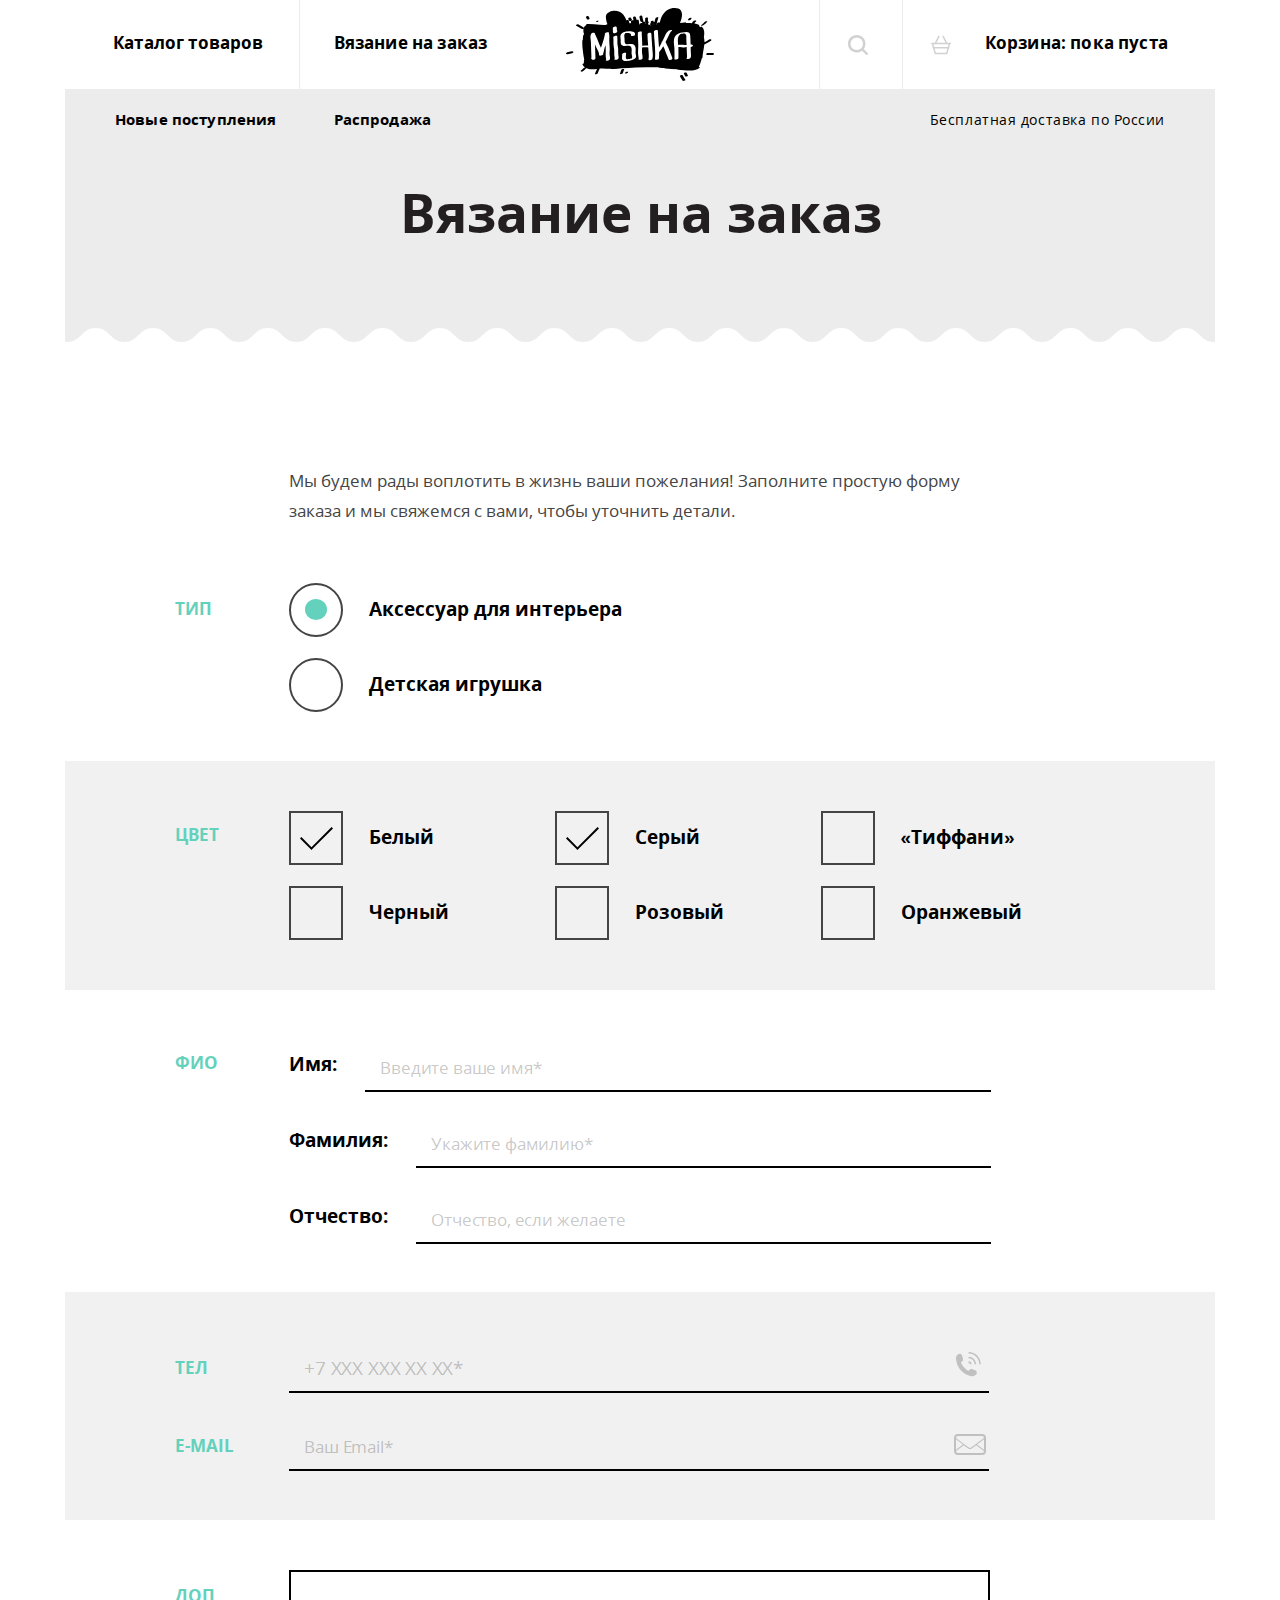
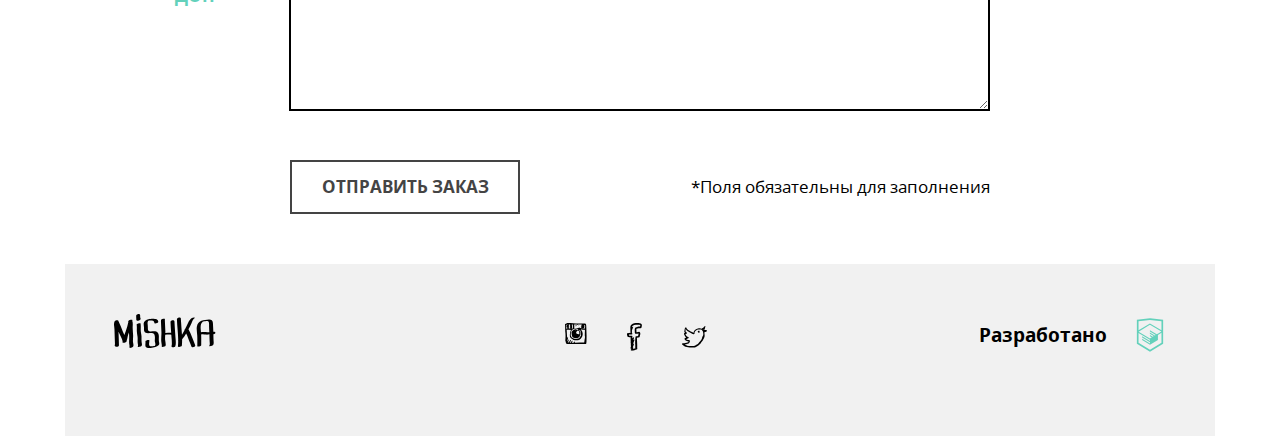
<file: mishka/form.html>
<!DOCTYPE html>
<html lang="ru">
<head>
  <meta charset="utf-8">
  <meta name="viewport" content="width=device-width, initial-scale=1">
  <link href="./css/style.css" rel="stylesheet">
  <title>HTML Academy: Мишка</title>
  <script src="js/polyfill.js" async=""></script>
</head>
<body class="page-body">
<div style="display: none">
  <svg xmlns="http://www.w3.org/2000/svg"><symbol id="icon-cart" viewbox="264.205 370.961 20.294 18.849"><path d="M283.75 378.19h-3.151l-3.407-6.814a.75.75 0 1 0-1.341.671l3.071 6.143h-9.138l3.072-6.143a.75.75 0 0 0-1.341-.671l-3.407 6.814h-3.151a.75.75 0 0 0 0 1.5h.157l.855 2.991a.737.737 0 0 0-.316.595c0 .396.309.71.697.739l1.656 5.795h12.697l1.656-5.795a.745.745 0 0 0 .698-.739.738.738 0 0 0-.316-.596l.854-2.991h.157a.75.75 0 1 0-.002-1.499zm-4.181 10.121h-10.433l-1.224-4.284h12.881l-1.224 4.284zm1.653-5.785h-13.739l-.81-2.836h15.359l-.81 2.836z"></path></symbol><symbol id="icon-search" viewbox="-0.8 -0.8 17.6 17.6"><path d="M16.47 14.93l-3.415-3.415A7.67 7.67 0 0 0 14.6 6.899C14.6 2.646 11.153-.8 6.9-.8S-.8 2.646-.8 6.899s3.446 7.7 7.699 7.7c1.734 0 3.326-.58 4.613-1.546l3.417 3.416c.203.202.418.33.771.33a1.1 1.1 0 0 0 1.1-1.1c0-.24-.061-.499-.33-.769zM1.399 6.899a5.5 5.5 0 1 1 11 0c0 3.038-2.462 5.5-5.5 5.5s-5.5-2.461-5.5-5.5z"></path></symbol><symbol id="htmlacademy" viewbox="0 0 60 60"><path d="M30.2 5H30L10.3 7.1v36.2L30 55l19.7-11.7V7.1L30.2 5zm17 36.8L30 52 12.8 41.8V27l17.1 10.2V39l-11.7-7v1.8L30 40.9v1.9l-11.8-7v1.8l11.8 7 11.9-7.1v-7.6l5.3-3.2v15.1zm-.1-17l-4.7 2.8-2.2 1.3-10.3-6.1v1.8l8.8 5.3h-.1l-.2.1-1.3.7-7.3-4.3v1.8l5.8 3.4-1.4.9-4.3-2.6v1.8l2.9 1.7-2.9 1.7-17-10.1 17-10.2 17.2 10zm.1-1.8L29.9 12.8 12.8 23V9.4L30 7.6l17.2 1.8V23z"></path></symbol><symbol id="logo-footer"><path d="M19.135 21.495c-.083-2.683-.51-5.347-.475-8.035.028-2.174.389-4.41-.36-6.495.047-.237.096-.473.14-.711.193-1.045-3.271-.492-3.813.464-.343.28-.519.615-.375.957.037.086.069.174.102.261-.656 3.204-1.57 6.306-2.621 9.412-.402 1.188-.888 2.349-1.298 3.533-.582-1.104-1.169-2.194-1.643-3.377-1.374-3.433-2.612-6.902-4.287-10.206.19-1.528-3.204-1.368-3.873.032-.809 1.694-.705 3.403-.438 5.214.3 2.042.353 4.05.377 6.111.047 3.976.358 7.943.417 11.919-.354.395-.461.881-.091 1.375.162.216.361.382.571.549.904.724 3.5.107 3.496-1.271-.014-4.123-.312-8.238-.42-12.358a98.054 98.054 0 0 1-.024-1.21l.171.434c.64 1.604 1.31 3.163 2.185 4.654.868 1.478 1.303 3.064 1.803 4.677-.189.217-.303.462-.233.708-.039.18.07.292.251.36.639.548 1.841.274 2.509-.007a6.07 6.07 0 0 0 .826-.424c.345-.212.883-.679.729-1.159l-.087-.279c.47-1.27.709-2.589.965-3.93.272-1.428.782-2.78 1.295-4.133.052.619.106 1.238.156 1.855.204 2.554.033 5.072.007 7.626-.008.847.054 1.633.219 2.461.068.343.367 1.808.281 1.887-.611.564-.433 1.257.385 1.437.915.201 2.081-.105 2.77-.742 1.198-1.106.632-2.845.361-4.241-.452-2.342.095-4.964.022-7.348zm8.364.675c-.074-1.988-.765-3.862-.774-5.872-.011-2.305.181-4.593-.155-6.886-.106-.725-4.056.1-3.917 1.05.309 2.11.197 4.229.159 6.354-.037 2.044.468 3.898.73 5.904.269 2.054-.084 4.157.149 6.213.109.962.75 2.743.089 3.58-.42.532 1.469.342 1.553.326.769-.142 1.793-.392 2.304-1.038.653-.828.196-2.426.053-3.357-.316-2.059-.114-4.195-.191-6.274zm16.329-3.319c-2.062-2.784-5.889-.78-8.561-1.54-1.377-.392-1.395-2.271-1.392-3.396.004-1.426-.114-2.732-.273-4.146-.119-1.052-.024-2.121.746-2.904.142-.144.859-.336.81-.339a8.132 8.132 0 0 1 1.067-.093c1.549-.066 4.613.232 4.019 2.483-.266 1.01 3.596.431 3.877-.637 1.213-4.598-7.284-3.714-9.686-3.078-2.21.588-4.648 1.846-4.775 4.399-.061 1.219.273 2.379.325 3.587.061 1.39-.198 2.776.289 4.118 1.082 2.982 5.52 1.576 7.778 1.745 3.845.287 2.697 5.469 2.748 7.883.027 1.288 1.181 3.429.211 4.507-.595.662-1.982.699-2.792.768-.813.068-2.201.312-2.742-.461-.993-1.418.091-3.799-.121-5.425-.121-.924-4.066-.095-3.917 1.05.342 2.627-1.399 6.145 2.402 6.596 2.441.289 5.191-.161 7.5-.928 1.196-.396 2.307-.942 3.243-1.793 1.035-.941.694-2.348.417-3.547-.677-2.918.731-6.279-1.173-8.849zm17.327-.189c-.122-3.777-.69-7.513-.706-11.297-.008-1.971-3.963-1.305-3.957.343.015 3.608.497 7.167.682 10.764l.013.221c-1.949-.018-3.899.177-5.853.246.201-4.633-.611-9.227-.435-13.857.022-.582-3.874-.09-3.917 1.049-.171 4.475.587 8.915.453 13.392-.064 2.136-.245 4.264-.259 6.402-.007 1.095.171 2.183.329 3.263.146.999.484 2.331.182 3.318-.237.772 3.561.29 3.862-.694.544-1.778-.222-4.039-.405-5.839-.175-1.725-.039-3.499.083-5.248 2.03-.13 4.059-.297 6.08-.012.09 1.378.196 2.754.322 4.134a45.83 45.83 0 0 1 .196 3.475c.015 1.019.142 2.496-.221 3.461-.773 2.057 3.15 1.889 3.723.364.703-1.87.502-4.199.383-6.164-.148-2.443-.477-4.874-.555-7.321zm16.932 4.474c-.939-2.758-2.373-5.177-3.616-7.797 1.001-1.949 2.018-3.898 2.932-5.888.831-1.808 1.446-3.819 3.08-5.092.574-.447.55-.896-.255-.951-.875-.061-2.064.192-2.77.742-1.485 1.158-2.427 2.563-3.201 4.268a160.304 160.304 0 0 1-2.914 6.075l-.224.443c-.49.315-.785.762-.639 1.266-.792 1.563-1.6 3.117-2.499 4.61-.299-5.534-.955-11.061-1.15-16.6-.045-1.27-3.971-.479-3.917 1.049.243 6.868 1.219 13.719 1.286 20.587l-.047.051c-.301.308-.19.494.051.602a60.756 60.756 0 0 1-.209 5.254c-.472.745.463 1.139 1.084 1.139h.096c.739 0 2.626-.35 2.718-1.364.191-2.1.251-4.196.232-6.291 1.59-1.715 2.89-3.63 4.055-5.635.759 1.48 1.482 2.972 1.989 4.582.861 2.741 2.299 5.261 3.131 8.014.544 1.806 4.457.738 3.917-1.049-.829-2.753-2.204-5.297-3.13-8.015zm23.503-4.635c-.21-.832-1.372-.849-2.271-.77-.012-.335-.02-.671-.036-1.006-.125-2.661-.165-5.379-.392-8.032-.209-2.458-1.585-3.337-3.972-3.247-2.416.092-5.229.527-7.482 1.403-2.607 1.014-4.058 2.935-4.559 5.681-.549 3.014.24 6.219.373 9.246.154 3.503.066 7.014.062 10.519 0 .573 3.916.031 3.917-1.049.003-2.776.042-5.551 0-8.327a52.196 52.196 0 0 0-.102-2.444c1.369-.593 3.687.012 5.05.141 1.107.104 2.169-.166 3.244-.292.021 2.312.107 4.635.202 6.944.049 1.184.477 3.53-.354 4.511-.437.516 1.48.343 1.555.33.793-.146 1.761-.401 2.303-1.041.949-1.12.456-3.79.401-5.126-.078-1.91-.102-3.824-.141-5.737 1.154-.147 2.417-.854 2.202-1.704zm-14.618-.15c-.103-1.245-.217-2.49-.303-3.743-.16-2.331.117-5.583 2.29-6.999.58-.379 1.675-.315 2.354-.438.97-.176 1.956-.389 2.829.19 1.21.802.912 3.657.911 4.869-.003 2.005.207 4.001.31 6.003-.552.055-1.111.089-1.683.076-2.286-.053-4.544-.413-6.708.042zM24.108 6.7a3.157 3.157 0 0 0 1.477-.524l.256-.216c.52-.335.972-.827.728-1.361-.504-1.105-.423-2.231-.416-3.414.006-.958-.963-1.246-1.781-1.174-.723.063-2.168.581-2.175 1.52-.006.993-.071 2.016.109 2.992-.047.113-.074.239-.104.355-.055.212.016.42.142.59l.002.134.015.335a.901.901 0 0 0 .429.53c.388.233.878.275 1.318.233z"></path></symbol><symbol id="icon-twitter" viewbox="52.253 53.771 23.494 20.168"><path d="M75.706 57.855c-.227-.366-.909-.277-1.407-.371h-1.112c.142-.353.343-.646.52-.963.056-.438.254-.734.223-1.26.129-.167.176-.417.296-.593.104-.144.242-.477.074-.667-.051-.221-.295-.249-.593-.222a.515.515 0 0 0-.222.148c-.448.433-.778 1.014-1.261 1.408-.009.008-.062 0-.074 0-.087.005-.033.046-.075.074-.146.098-.257.152-.369.223-.284.176-.547.445-.891.519-.529-.211-1.156-.326-1.852-.37-1.157.102-2.303.215-3.038.741-.911.35-1.477 1.042-2.149 1.63-.049.32-.342.398-.37.741-.005.045-.012.088-.073.074.043.241-.051.345-.074.519-.001.133.199.431 0 .52-.822-.12-1.485-.63-2.149-.964-.718-.36-1.468-.604-2.074-1.111-.716-.322-1.26-.816-1.778-1.334-.208-.312-.542-.496-.667-.89-.379-.164-.175-.912-.741-.889-.315-.043-.345.199-.444.37-.07.227-.361.232-.371.519-.004.046-.011.088-.074.075-.17 1.089-.527 1.992-.519 3.26.129.415.35.738.593 1.038-.418.051-.716.222-.89.519-.06 1.073.378 1.647.742 2.297.134.384.352.685.593.963.017.229.206.288.296.445.019.105.123.125.149.223-.04.105.289.18.073.221-.413.131-1.016.07-1.259.371-.109.279-.109.833 0 1.111.034.237.282.262.296.519.499.417 1.082.747 1.631 1.112.574.166 1.211.271 1.852.37-.102.343-.338.551-.593.741-.78.381-1.849.474-2.742.74-.555.038-.956.23-1.556.223-.333.127-.854.075-1.112.223-.122.068-.102.096-.222.221-.134.412.111.74.444.89-.005.253.219.276.371.371.089.183.254.29.445.37.544.468 1.268.759 1.927 1.112.83.183 1.648.376 2.52.519.896.116 1.901.124 2.816.222h.963c.511.132 1.23.054 1.853.074.095-.102.322-.073.519-.074.522-.269 1.196-.385 1.631-.74.574-.241.989-.642 1.557-.89.866-.765 1.937-1.324 2.519-2.37.205-.189.351-.438.445-.74.265-.156.385-.454.593-.667.404-.41.706-.924 1.037-1.4.319-.496.576-1.054.89-1.556-.01-.405.306-.484.296-.89.193-.226.177-.662.371-.88-.033-.255.029-.415.074-.594.047-1.281-.047-2.422-.297-3.407.588-.155 1.181-.302 1.631-.593.52-.206.993-.603.808-1.281zm-3.408 4.076c-.153.859-.615 1.41-1.038 2.001.059.379-.104.538-.073.889a4.303 4.303 0 0 0-.371 1.037c-.203.267-.332.606-.519.89-.366.548-.777 1.051-1.186 1.557-.378.56-.912.965-1.334 1.481-.42.493-.942.885-1.407 1.334-.474.17-.89.396-1.26.667a5.06 5.06 0 0 0-.667.296c-.177.146-.499.145-.668.29-1.086.147-2.3.17-3.555.148-1.031-.105-2.115-.159-3.039-.371-.922-.189-1.511-.712-2.297-1.037.153-.242.634-.154.963-.222.031-.166.394-.003.444-.149.257.06.285-.109.52-.07.563-.201 1.23-.302 1.705-.593.282-.138.406-.434.667-.593.033-.189.104-.341.222-.444.047-.275.201-.441.148-.815.111-.21.299-.343.296-.667-.074-.147-.128-.316-.296-.371-.026-.196-.377-.067-.444-.222-.255.032-.416-.029-.593-.075-.154-.043-.487.092-.519-.073-.842-.023-1.3-.43-1.853-.74.431-.262 1.032-.353 1.333-.742.516-.076 1.058-.129 1.112-.666 0-.717-.771-.661-1.333-.815-.773-.66-1.194-1.672-1.779-2.52.238-.157.564-.226.741-.444.454.058.54-.251.667-.52.019-.488-.333-.605-.593-.815a3.49 3.49 0 0 1-.667-.74c-.003-.818-.021-1.652.074-2.372.063-.014.07.029.074.074.227.441.559.775.815 1.186.532.357.925.853 1.556 1.112.452.413 1.108.621 1.557 1.038.601.263 1.158.57 1.704.889.669.194 1.056.673 2.001.593.198-.098.394-.199.593-.297.258-.456-.059-1.079.147-1.63.255-.659.797-1.031 1.26-1.481.29-.155.555-.335.815-.519.347-.098.675-.216.964-.37a6.223 6.223 0 0 0 1.037-.148h1.26c.244.052.475.119.74.148.209.137.38.313.666.371.789.693 1.271 1.696 1.409 3.039-.122.484.053.873.001 1.481zm.296-5.632c-.129.34-.23.707-.593.815-.017-.105-.122-.125-.147-.222-.012-.209.209-.186.296-.296.162-.085.245-.248.444-.297-.007-.09.108-.046 0 0zm-5.484 3.038c.163.135.284.31.519.371.101.221.314.327.594.37.047-.15.346-.049.37-.222.174-.023.166-.229.296-.297-.018-.55-.129-1.006-.37-1.333-.758-.423-1.676.039-1.409 1.111z"></path></symbol><symbol id="icon-fb" viewbox="56.519 49.996 14.962 27.718"><path d="M68.181 55.188c1.026.029 1.993 0 2.681-.3.391-.818.556-1.854.619-2.989-.19-.015-.062-.337-.207-.399-.029-.202-.278-.195-.309-.398-.277-.165-.457-.422-.723-.598-.727-.162-1.44-.335-2.164-.499-.849.044-1.895-.103-2.58.1-2.619-.04-3.997 1.12-5.259 2.392-.023.078-.003.197-.105.199-.574 1.587-.125 3.621-.204 5.581.099.436.107.958.204 1.395-.998.296-2.212.387-3.402.499-.317.324-.178 1.089-.206 1.693.085.583.278 1.06.413 1.595.211.193.596.396.825.498.065.029.071.082.103.1.506.268 1.451.008 2.268.1-.136 1.978.256 3.915 0 5.68.007.327.295.382.208.798-.001.963-.067 1.99.208 2.69-.287.455-.497.982-.415 1.794.122.016.114.157.105.299-.075.47.643.175.515.698.162.456-.428.184-.413.498v.896c.53.285 1.462.182 2.268.199.908-.419 2.188-.479 2.785-1.196.459.235.916-.014 1.238-.199-.018-.315.273-.333.205-.698-.004-.328-.173-.496-.103-.896v-2.89c-.206-2.293-.048-4.938-.309-7.176.888-.105 1.917-.075 2.578-.398.357-.451.377-1.23.516-1.895.177-.226.221-.583.206-.996.19-.213.068-.729.104-1.096-.141-.595-.168-1.3-.825-1.39-.884-.235-2.043.595-2.991.299.049-1.134-.293-2.342 0-3.388.746-.181 1.446-.4 2.166-.602zm-3.818 4.783c.117.254.254.486.414.698.079.022.203.003.205.101a10.319 10.319 0 0 0 3.096-.299c0 .998-.271 1.733-.518 2.492-.662.045-1.467.3-1.958.198-.276.165-.372.506-.62.698-.049.441.142.495 0 .797-.201.137-.055.611-.205.796v1.496c.085.281-.146.258-.104.497v3.488c-.085.281.146.258.104.498v2.989c.063.271-.132.791.103.896-.07.364-.412-.021-.824.1-.528.122-.926.369-1.548.4.117-.353.32-.622.311-1.097.049-.381-.365-.312-.516-.49.193-.644.562-1.117.722-1.793.197-.515.714-1.298.31-1.794-.522-.105-.521.293-.826.398-.022.077-.002.196-.103.199-.023.077-.003.196-.103.199.01.12-.151.062 0 0 .022-.078.002-.197.103-.199.023-.077.002-.197.103-.199v-.299c.368-.575.67-1.214.826-1.993.191-.28.283-.656.412-.997.156-.262.34-.869.104-1.195-.517.033-.796.295-.93.697-.32-.189.161-.434.104-.697.138-.231.169-.566.309-.797.202-.413.564-1.304 0-1.596-.438-.023-.612.207-.723.498-.214.191-.43.383-.516.698-.373-.07-.143-.727-.206-1.097-.067-.52.122-.899 0-1.195-.56-.799-2.026-.105-3.197-.299-.108-.307-.222-.984-.104-1.195 1.045-.088 2.479.201 3.197-.199.024-.078.003-.197.104-.199.094-.723-.271-1-.515-1.396.232-.806.04-2.02.104-2.989.233-.141.328-.414.515-.598.112-.955.673-1.476.722-2.49-.273.001-.607-.055-.619.199-.302-.114-.382.479-.515.199-.112-.541.246-.626.309-.997.599-.418 1.212-.82 1.856-1.195 1.741-.244 4.648-.449 6.086.198.051.616-.287.854-.207 1.496h-1.546c-1.092.24-1.987.672-2.991.997-.24.066-.276.331-.516.398-.036.396-.225.646-.311.996-.079 1.431.133 2.589.102 3.978z"></path></symbol><symbol id="icon-insta" viewbox="53.115 53.19 21.769 21.334"><path d="M74.881 65.336c-.013-2.395-.344-4.788-.303-7.135a37.854 37.854 0 0 0-.152-2.278c-.105-.3-.111-.699-.152-1.062-.26-.17-.222-.64-.456-.835-.423-.233-1.201-.114-1.744-.22-.657-.026-1.254-.115-1.899-.153-1.936-.101-3.973-.076-5.996-.076-2.001 0-3.954-.145-5.695-.379h-2.202c-.097.004-.105.098-.227.076-.599.034-1.077.188-1.595.303-.21.119-.421.235-.683.304-.136.192-.513.145-.607.379-.186.212.185.451 0 .607v.911c.173.13.027.58.075.835v.987c-.017 1.281.134 2.397.076 3.72.467 2.762.374 6.537.076 9.413.155.579.363 1.105.455 1.746.256.479.335 1.133.683 1.52.502.206 1.233.186 1.898.229.383.098.667.293 1.14.3 2.843-.21 5.496-.154 8.427-.229 2.704.24 5.802.188 8.275-.228.195-.134.128-.529.228-.76-.056-.385.207-.449.228-.759.131-2.395.164-4.789.15-7.216zm-12.982-6.225c.757-.153 1.48-.341 2.429-.304.71.076 1.287.283 1.897.456.116.184-.243.547.153.684v.076c.059.017.149.002.151.076.445.035.794.167 1.063.379.45.055.536.476 1.138.3-.091.213-.084.524-.075.835.324 1.183.475 2.81.303 4.252-.164.163-.215.442-.303.683-.311.322-.481.785-.836 1.062-.095.236-.25.408-.454.533-.116.213-.206.452-.457.53-.298.163-.577.011-.834-.076-.446.162-.904.312-1.215.607-.816-.096-1.648-.175-2.43-.304-.242-.139-.487-.273-.835-.305a1.997 1.997 0 0 0-.836-.455c-.101-.127-.337-.118-.455-.229-.198-.029-.229-.227-.456-.229-.118-.412-.443-.618-.532-1.062-.226-.331-.308-.805-.455-1.215-.043-1.434.091-2.692.379-3.796.346-.591.779-1.094 1.138-1.67.249.021.365-.09.38-.304.306.053.434-.072.684-.075.257.008.269-.309.458-.449zm-1.67-2.733c-.117-.263-.066-.691-.075-1.062-.007-.285.278-.279.304-.532-.003-.074-.093-.059-.152-.076.126-.146.701-.097.834 0 .132.537-.354.455-.531.684.011.167.322.032.456.076.029.854-.059 1.496 0 2.202h-.456c-.007.234.229.226.456.228-.059.286.092.363.075.607-.226.153-.716.042-1.062.075-.103-.594.235-1.375.151-2.202zm-.683-1.594c.088-.013.134.016.151.076.179.253.01.683-.076.911-.173-.179-.026-.682-.075-.987zm.152 1.822c-.132-.069-.168-.237-.152-.456.132.071.167.238.152.456zm0 1.367c-.058.139-.082-.045-.076-.152.058-.139.081.045.076.152zm-.152.228c.175-.024.084.219.228.227-.009.193-.283.179-.38.077.039-.112.113-.193.152-.304zm-2.354-1.216c.006-.108.013-.214-.076-.228-.073-.733.13-1.415 0-1.973.25-.155.769-.042 1.139-.077v1.139c-.088.064-.203.101-.379.077-.054.28.324.131.379.304.008.853-.056 1.777.152 2.429-.565-.059-.906.107-1.442.076.097-.612-.019-1.435.531-1.594-.012-.141-.257-.047-.304-.153zm-.531 0c-.204.021-.217-.534-.077-.607.328.006.249.501.077.607zm-.152.988c.077-.312.034-.304.075-.683.228.013.26.77-.075.683zm.228-2.05c-.263.054-.273-.266-.153-.38.263-.053.272.267.153.38zm0-1.139c.033.159-.052.201-.076.304-.176.023-.084-.219-.229-.229.025-.102.191-.062.305-.075zm-.228 3.721c.148-.031.11.345-.076.227a.363.363 0 0 0 .076-.227zm-.684-3.721c.029.259-.438.32-.379 0h.379zm-.987.076c-.034.219-.326.179-.379.379-.214-.17.084-.468.379-.379zm-.455.759c.226-.205.451-.41.684-.607-.021-.123.071-.131.076-.228h.229c.102.381-.261.296-.305.531.021.122-.072.131-.075.227.02.335.121.588.075.988-.27.008-.276.28-.607.227.022-.428-.135-.674-.077-1.138zm.076 3.265V57.29c.195-.185.396-.364.607-.532.295.489.179 1.392.455 1.897-.275.157-.75.111-1.062.229zM72.68 69.968c-.109.954-.158 1.968-.379 2.809-2.89.123-6.02.005-8.883.153-.199.045-.273-.031-.229-.229-.253 0-.258.247-.531.229.201-.336.438-.898.151-1.291-.797.013-.797.821-1.138 1.291-.686-.053-1.137.127-1.823.075.18-.705.75-1.021.911-1.745-.395-.55-.989.138-1.214.455-.204.48-.557.81-.76 1.29H57.8c.238-.469.489-.926.759-1.366.171-.512.625-.741.683-1.367-.157-.28-.42-.029-.683 0-.123.182-.272.335-.38.531-.232.376-.501.714-.684 1.14-.181.208-.335.003-.53.227-.389.271-.581.736-.988.987-.174-.06.039-.356.153-.38.045-.181-.096-.55.075-.607.063-.366.212-.647.379-.91.119-.742.521-1.199.684-1.898-.559.099-.674.643-.988.987-.212.445-.542.772-.683 1.291-.174-.131-.028-.58-.076-.836.122-.586.298-1.119.38-1.746.133-.22.173-.535.228-.834.168-.209.046-.61-.077-.761-.226.027-.374.133-.455.304-.192-.032-.193.506-.304.304-.045-2.587-.451-4.812-.456-7.438.026-.331-.183-.424-.228-.685 1.629.028 3.121.091 4.783.229-.089.139-.199.257-.304.379-.144.07-.226.173-.378.304-.604 1.653-.975 3.984-.607 6.15.229.58.589 1.029.986 1.441.907.485 1.635 1.149 2.506 1.671 1.701.361 3.84.369 5.541 0 .236-.12.484-.226.685-.38 1.364-1.242 2.753-2.459 2.961-4.859v-1.367c-.197-1.598-.688-2.905-1.747-3.644.331-.22 1.099.043 1.67.076.223.013.447.014.684 0 .408-.024.928-.055 1.443 0 .144.187.113.544.228.76-.062 1.684-.192 3.3-.152 5.087.103.454.127.986.229 1.441-.091.973-.237 1.89-.457 2.732zm.379-11.16c-.639-.12-1.232-.284-1.897-.379.072-.333.799-.01.987-.228.385-.223.295-.92.304-1.51.032-.348.114-.644.076-1.063-.401-.951-1.783-.421-2.886-.455-.225.718-.47 1.8-.304 2.657.169.49 1.024.292 1.519.456-.14.332-.688.057-.987.076-.296-.083-.707-.052-.986-.151-2.285.078-4.284.004-6.529.151.117-1.248.063-2.465-.076-3.645h3.112c-.344.364-.912.507-1.29.835-.44.244-.861.505-1.139.911.249.134.535-.245.759-.379.355-.074.479-.381.835-.455.423-.438 1.096-.625 1.67-.912.378-.022.697.013.987.077 1.283.007 2.456.126 3.796.076.614.145 1.45.069 1.974.304.107.298.231.579.305.911.008.986-.149 1.816-.23 2.723zm-5.845-3.72c.11-.047-.009-.092 0 0zm0 0c-.529.154-1.019.348-1.367.682.484-.198 1.059-.306 1.367-.682zm1.062.607c.111-.047-.007-.091 0 0zm-1.746.911c.727-.158 1.181-.591 1.746-.911-.437.019-.592.32-.987.379-.215.217-.6.26-.759.532zm-.683-.835c-.111.047.007.092 0 0zm-.683.607c.11-.046-.008-.092 0 0zm-.075.076c.063.014.07-.03.075-.076-.064-.014-.072.03-.075.076zm-.077.076c.064.014.072-.03.077-.076-.067-.013-.072.029-.077.076zm-.834.608c.346-.134.613-.348.834-.607a2.018 2.018 0 0 0-.834.607zm2.276.987c.533-.049.749-.416 1.215-.531.284-.298.784-.381.987-.76-.56.023-.766.399-1.216.531-.284.297-.751.413-.986.76zm-2.276-.987c-.317-.074-.016.227 0 0zm-.533.379c.021.021.115-.037.076-.077-.021-.02-.116.038-.076.077zm2.809.608c-.11.047.007.091 0 0zm-1.14 1.821c-.223-.231-.676-.233-.986-.379-.697-.038-1.223.093-1.746.229-.304.151-.607.304-.91.454-.266.166-.444.417-.76.532-.205.225-.352.51-.684.607-.004.223-.173.281-.304.379-.089.115-.094.312-.227.381-.007.12.036.29-.076.303.108 1.512.291 2.948.683 4.177.287.623.975.846 1.442 1.29.589.297 1.328.444 2.126.531.277-.052.553-.105.911-.076a5.088 5.088 0 0 0 2.81-1.441c.1-.281.252-.508.455-.684-.254-.671.293-1.098.455-1.59.002-1.344-.201-2.48-.607-3.415-.256-.579-.92-.751-1.366-1.139-.059-.018-.15-.003-.151-.077-.269-.136-.733-.239-1.065-.082zm-3.415 4.327c-.113-.063-.109-.244-.152-.379.256-.078.118.237.152.379zm.076.305c.041-.117.079-.006.076.075-.04.118-.079.005-.076-.075zm.456-2.051c.015-.086.075-.042.075 0-.014.087-.075.043-.075 0zm1.67-2.125c-.203.258.041.576.077.836-.305-.039-.574-.887-.077-.836zm.379 3.948c-.04-.038.055-.097.076-.076.04.038-.054.097-.076.076zm.759 2.884c.034-.109.066.008.152 0-.018.097-.15.077-.152 0zm2.201-2.581c-.233-.057-.145.208-.379.152.069-.159.118-.338.229-.455.134.019.172.13.15.303zm-1.137-3.796c.211.119.441.217.606.381.085.219.243.363.38.529.058.778.179 1.492.151 2.354-.257.099-.438.271-.683.381-.78-.006-1.358-.212-1.897-.456-.171-.259-.355-.505-.532-.759v-1.062c.17-.185.319-.391.456-.607.228-.127.508-.201.454-.607-.038-.062-.078-.124-.075-.229.158.045.245.159.379.229.323.017.41-.2.761-.154z"></path></symbol></svg>
  <svg xmlns="http://www.w3.org/2000/svg"><symbol id="icon-phone" viewbox="0 0 30 30"><path d="M17.321 24.333h-1.115c-4.904-.58-8.497-2.857-11.11-5.772C2.473 15.637.402 11.875 0 6.817V5.459c.091-.921.544-1.55 1.067-2.086.65-.666 1.63-1.522 2.522-1.553.659-.022 1.78.451 2.232 1.066.388.53.595 1.59.775 2.378.185.797.6 1.95.485 2.717-.176 1.196-1.764 1.703-2.231 2.572 1.551 3.721 4.089 6.456 7.472 8.345.847-.465 1.595-1.864 2.767-1.892.428-.012.972.209 1.406.34.477.143.891.326 1.311.484.705.266 1.957.621 2.378 1.213.433.61.681 1.608.581 2.231-.194 1.234-2.227 2.603-3.444 3.059zM12.529 1.528c5.949 0 10.771 4.822 10.771 10.771h1.529C24.829 5.507 19.323 0 12.529 0v1.528z"></path><path d="M12.529 9.327v1.552a1.42 1.42 0 0 1 1.421 1.42h1.553a2.973 2.973 0 0 0-2.974-2.972zm0-3.081a6.054 6.054 0 0 1 6.056 6.054h1.588a7.642 7.642 0 0 0-7.644-7.641v1.587z"></path></symbol><symbol id="icon-mail" viewbox="0 0 32 30"><path d="M28 5H4a4 4 0 0 0-4 4v13a4 4 0 0 0 4 4h24a4 4 0 0 0 4-4V9a4 4 0 0 0-4-4zM2 10.25l6.999 5.25L2 20.75v-10.5zM30 22c0 1.104-.898 2-2 2H4c-1.103 0-2-.896-2-2l7.832-5.875 4.368 3.277a3 3 0 0 0 3.599 0l4.369-3.277L30 22zm0-1.25l-7-5.25 7-5.25v10.5zm-12.801-2.148c-.35.263-.763.4-1.199.4s-.851-.139-1.2-.4L10.665 15.5l-.833-.625L2 9.001V9c0-1.103.897-2 2-2h24c1.102 0 2 .897 2 2l-12.801 9.602z"></path></symbol></svg>
</div>
<header class="page-header no-js">
  <div class="page-header__logo">
    <a class="logo page-header__logo-link" href="index.html">
      <picture>
        <source media="(min-width: 1150px)" srcset="img/logo-desktop.svg 1x">
        <source media="(min-width: 768px)" srcset="img/logo-tablet.svg  1x">
        <img class="logo__img page-header__logo-img" src="img/logo-mobile.svg" alt="логотип интернет-магазина Мишка">
      </picture>
    </a>
  </div>
  <nav class="main-nav main-nav__color">
    <button class="toggle-button main-nav__toggle toggle-button--close toggle-button--open" type="button">
      <span class="visually-hidden">Открыть меню</span>
    </button>
    <ul class="page-header__list main-nav__list site-list">
      <li class="page-header__item site-list__item site-list__item--active">
        <a class="site-list__link" href="catalog.html">Каталог товаров</a>
      </li>
      <li class="page-header__item site-list__item">
        <a class="site-list__link">Вязание на заказ</a>
      </li>
    </ul>
  </nav>
  <ul class="offers page-header__bottom-grey">
    <li class="offers__item">
      <a class="offers__link" href="#">Новые поступления</a>
    </li>
    <li class="offers__item">
      <a class="offers__link" href="#">Распродажа</a>
    </li>
  </ul>
  <ul class="page-header__list main-nav__list user-list">
    <li class="page-header__item user-list__item">
      <a class="user-list__link page-header__search user-list__link user-list__search" href="#">
        <svg class="user-list__search-icon" width="16" height="16">
          <use xlink:href="#icon-search"></use>
        </svg>
        <span class="user-list__title">Поиск по сайту</span>
      </a>
    </li>
    <li class="page-header__item user-list__item">
      <a class="user-list__link" href="#">
        <svg class="user-list__search-icon" width="20.294px" height="18.849px"><use xlink:href="#icon-cart"></use></svg>
        <span class="user-list__title">Корзина: <span> пока пуста</span></span>
      </a>
    </li>
  </ul>
  <span class="info page-header__bottom-grey">Бесплатная доставка по России</span>
</header>
<main class="page-main">
  <h1 class="page-main__title page-main__title--form">Вязание на заказ</h1>
  <p class="page-main__description page-main__description--form center">
    Мы будем рады воплотить в жизнь ваши пожелания! Заполните простую форму заказа и мы свяжемся с вами, чтобы уточнить
    детали.
  </p>
  <section class="form">
    <h2 class="visually-hidden">Оформление заказа</h2>
    <form action="https://echo.htmlacademy.ru" method="post" class="order-form">
      <fieldset class="form__wrap">
        <legend class="form__legend form__legend--type">Тип</legend>
        <ul class="form__list">
          <li class="form__item">
            <input class="hidden form__radio" id="interiorAccessory" name="type" type="radio" value="Аксессуар для интерьера" checked="">
            <label class=" form__label" for="interiorAccessory">
              <span class="form__label-text">Аксессуар для интерьера</span>
            </label>
          </li>
          <li class="form__item">
            <input class="hidden form__radio" id="kidsToy" name="type" type="radio" value="Детская игрушка">
            <label class=" form__label" for="kidsToy">
              <span class="form__label-text">Детская игрушка</span>
            </label>
          </li>
        </ul>
      </fieldset>
      <fieldset class="form__wrap">
        <legend class="form__legend form__legend--color">Цвет</legend>
        <ul class="form__list form__list--color">
          <li class="form__item form__item--checkbox">
            <input class="hidden form__checkbox" type="checkbox" id="colorWhite" name="color" value="Белый" checked="">
            <label class="form__checkbox form__label" for="colorWhite">
              <span class="form__label-text">Белый
              </span>
            </label>
          </li>
          <li class="form__item form__item--checkbox">
            <input class="hidden form__checkbox" type="checkbox" id="colorGray" name="color" value="Серый" checked="">
            <label class="form__checkbox form__label" for="colorGray">
              <span class="form__label-text">Серый
              </span>
            </label>
          </li>
          <li class="form__item form__item--checkbox">
            <input class="hidden form__checkbox" type="checkbox" id="colorTiffany" name="color" value="«Тиффани»">
            <label class=" form__label" for="colorTiffany">
              <span class="form__label-text">«Тиффани»
              </span>
            </label>
          </li>
          <li class="form__item form__item--checkbox">
            <input class="hidden form__checkbox" type="checkbox" id="colorBlack" name="color" value="Черный">
            <label class=" form__label" for="colorBlack">
              <span class="form__label-text">
                Черный
              </span>
            </label>
          </li>
          <li class="form__item form__item--checkbox">
            <input class="hidden form__checkbox" type="checkbox" id="colorPink" name="color" value="Розовый">
            <label class=" form__label" for="colorPink">
              <span class="form__label-text">
                Розовый
              </span>
            </label>
          </li>
          <li class="form__item form__item--checkbox">
            <input class="hidden form__checkbox" type="checkbox" id="colorOrange" name="color" value="Оранжевый">
            <label class=" form__label" for="colorOrange">
              <span class="form__label-text">
                Оранжевый
              </span>
            </label>
          </li>
        </ul>
      </fieldset>
      <fieldset class="form__wrap">
        <legend class="form__legend form__legend--name">ФИО</legend>
        <ul class="form__list form__list--name">
          <li class="form__item form__item--name">
            <label class="form__label" for="formName">Имя:</label><br>
            <input class="form__input" id="formName" type="text" name="name" placeholder="Введите ваше имя*" required="">
          </li>
          <li class="form__item form__item--name">
            <label class="form__label" for="formSurname">Фамилия:</label><br>
            <input class="form__input" id="formSurname" name="surname" type="text" placeholder="Укажите фамилию*" required="">
          </li>
          <li class="form__item form__item--name">
            <label class="form__label" for="formFathername">Отчество:</label><br>
            <input class="form__input" id="formFathername" name="fathername" type="text" placeholder="Отчество, если желаете">
          </li>
        </ul>
      </fieldset>
      <fieldset class="form__wrap">
        <legend class="form__legend form__legend--tel">Тел</legend>
        <ul class="form__list form__list--name form__list--tel">
          <li class="form__item">
            <input class="form__input form__input--tel" name="tel" type="tel" placeholder="+7 ХХХ ХХХ ХХ ХХ*" required="">
            <svg class="form__item-icon" width="30" height="30"><use xlink:href="#icon-phone"></use></svg>
          </li>
        </ul>
      </fieldset>
      <fieldset class="form__wrap form__wrap--mail">
        <legend class="form__legend form__legend--mail">E-mail</legend>
        <ul class="form__list form__list--mail">
          <li class="form__item">
            <input class="form__input form__input--mail" name="email" type="email" placeholder="Ваш Email*" required="">
            <svg class="form__item-icon" width="32" height="32"><use xlink:href="#icon-mail"></use></svg>
          </li>
        </ul>
      </fieldset>
      <fieldset class="form__wrap form__wrap--add">
        <legend class="form__legend form__legend--add">Доп</legend>
        <ul class="form__list form__list--name form__list--textarea">
          <li class="form__item form__item--textarea">
            <textarea class="form__textarea" name="additionalWishes" placeholder="Опишите все ваши пожелания к заказу">
            </textarea>
          </li>
        </ul>
      </fieldset>
      <div class="form__bottom-wrap">
        <span>*Поля обязательны для заполнения</span>
        <button class="button form__button" type="submit">Отправить заказ</button>
      </div>
    </form>
  </section>
</main>
<footer class="page-footer-wrap">
  <div class="page-footer center">
    <a class="page-footer__logo-link" href="index.html">
      <svg class="user-list__search-icon" width="101.615px" height="34.056px">
        <use xlink:href="#logo-footer"></use>
      </svg>
    </a>
    <ul class="social">
      <li class="social__item social__item--inst">
        <a class="social__link" href="#">
          <svg width="21.769px" height="21.334px"><use xlink:href="#icon-insta"></use></svg>
        </a>
      </li>
      <li class="social__item--facebook">
        <a class="social__link" href="#">
          <svg width="14.962px" height="27.718px"><use xlink:href="#icon-fb"></use></svg>
        </a>
      </li>
      <li class="social__item--twitter">
        <a class="social__link" href="#">
          <svg width="24.962px" height="27.718px"><use xlink:href="#icon-twitter"></use></svg>
        </a>
      </li>
    </ul>
    <div class="page-footer__copyright copyright">
      <a class="copyright__link" href="https://htmlacademy.ru/intensive/adaptive">
        <b class="copyright__text">Разработано</b>
        <svg width="40px" height="50px">
          <use xlink:href="#htmlacademy"></use>
        </svg>
      </a>
    </div>
  </div>
</footer>
  <script src="js/main.js"></script>
</body>
</html>
</file>
<file: device/css/main-min.css>
body{margin:0;min-width:1200px;padding:0;font-family:"Open Sans","Arial",sans-serif;font-weight:400;font-size:15px;color:#464646;line-height:30px;background-color:#fff}img{max-width:100%;height:auto}@font-face{font-family:'Gilroy';src:local(Gilroy),url(../fonts/gilroyextrabold.woff) format("woff"),url(../fonts/gilroyextrabold.woff2) format("woff2");font-weight:700;font-style:normal}@font-face{font-family:"Gilroy";src:url(../fonts/gilroylight.woff) format("woff"),url(../fonts/gilroylight.woff2) format("woff2");font-weight:400;font-style:normal}@font-face{font-family:"Open Sans";src:url(../fonts/opensans.woff) format("woff"),url(../fonts/opensans.woff2) format("woff2");font-style:normal;font-weight:700}@font-face{font-family:"Open Sans";src:url(../fonts/opensanslight.woff) format("woff"),url(../fonts/opensanslight.woff2) format("woff2");font-style:normal;font-weight:400}.visually-hidden{position:absolute;clip:rect(0 0 0 0);width:1px;height:1px;margin:-1px}.visually-hidden-left{margin-left:-100px}a{text-decoration:none}.container{width:1160px;margin:auto;padding:0}.container-padding{padding:0 20px}.main-header{color:#000;background-color:#f7e296;position:relative;padding:36px 60px 49px;display:-webkit-box;display:-ms-flexbox;display:flex;-webkit-box-orient:vertical;-webkit-box-direction:normal;-ms-flex-direction:column;flex-direction:column}.header{margin-top:40px}.header-logo{position:absolute;top:-20px}.header-logo[href]{top:-17px;left:59px}.main-logo{display:block}.main-logo[href]:hover{opacity:.6}.main-logo[href]:active{opacity:.3}.main-search p{position:relative;padding:0;padding-left:25px;margin:0;font-size:0}.main-search p::before{content:"";position:absolute;top:14px;left:3px;height:20px;width:20px;background:url(../img/header-search.svg) no-repeat 0 0}.main-search label{font-size:16px}.search-text{padding:13px;border:none;text-align:left;color:#000;opacity:.3;font-size:16px;letter-spacing:-.017em;background-color:#f7e296}.user-search-wrapper{display:-webkit-box;display:-ms-flexbox;display:flex;-webkit-box-align:baseline;-ms-flex-align:baseline;align-items:baseline;-webkit-box-pack:justify;-ms-flex-pack:justify;justify-content:space-between;-ms-flex-wrap:wrap;flex-wrap:wrap}.main-search:hover input[type="text"]{opacity:.6}.search-text:focus{border-bottom:2px solid #000;padding-bottom:11px;color:#000;opacity:1}.search-text:valid{color:#000;opacity:1}.search-text:focus+ button{display:inline-block;vertical-align:top}.search-button{display:none;padding:11px 13px;border:2px solid #000;text-align:center;background:none;font-size:16px}.search-button:hover{color:#fff;background-color:#000}.search-button:active{color:rgba(255,255,255,0.3)}.user-block-wrapper{width:504px;display:-webkit-box;display:-ms-flexbox;display:flex;-webkit-box-pack:justify;-ms-flex-pack:justify;justify-content:space-between}.user-navigation,.user-buy{display:-webkit-box;display:-ms-flexbox;display:flex;-webkit-box-orient:horizontal;-webkit-box-direction:normal;-ms-flex-direction:row;flex-direction:row;-webkit-box-pack:end;-ms-flex-pack:end;justify-content:flex-end;-ms-flex-wrap:wrap;flex-wrap:wrap;list-style:none;padding:0;margin:0}.user-buy li:not(:last-child){margin-right:35px}.user-navigation a,.user-buy a{position:relative;padding-left:30px;display:block}.user-navigation a{padding-left:33px}.user-navigation a::before,.user-buy a::before{content:"";position:absolute;top:9px;left:9px;height:20px;width:20px}.user-navigation a::before{left:4px}.login-link a::before{background:url(../img/header-user.svg) no-repeat 0 0}.user-buy-compare a::before{background:url(../img/header-compare.svg) no-repeat 0 0}.user-buy-basket a::before{background:url(../img/header-cart.svg) no-repeat 0 0}.user-navigation a,.user-buy a{color:#000}.user-navigation a:hover,.user-buy a:hover{color:rgba(0,0,0,0.6)}.user-navigation a:hover::before,.user-buy a:hover::before{opacity:.6}.user-navigation a:focus,.user-buy a:focus{color:rgba(0,0,0,0.3)}.user-navigation a:focus::before,.user-buy a:focus::before{opacity:.3}.main-menu{margin-top:32px}.site-navigation{display:-webkit-box;display:-ms-flexbox;display:flex;-ms-flex-wrap:wrap;flex-wrap:wrap;-webkit-box-align:start;-ms-flex-align:start;align-items:flex-start;padding:0;margin:0;font-size:18px;font-family:"Gilroy","Arial",sans-serif;letter-spacing:.2em;font-weight:700;color:#000;text-transform:uppercase;line-height:24px}.site-navigation li{padding:0}.site-navigation a{color:#000}.site-navigation a:hover{color:rgba(0,0,0,0.6)}.catalog-item-wrap{position:absolute;left:0;min-height:134px;padding-left:60px;padding-top:5px;padding-bottom:25px;width:1100px;z-index:999;display:none;background-color:#f7e296}.navigation-link:hover+.catalog-item-wrap,.navigation-link:focus+.catalog-item-wrap{display:block}.site-navigation-catalog:hover .catalog-item-wrap{display:block}.main-links{display:block}.navigation-link{padding-right:30px;position:relative;max-width:256px}.site-navigation-contacts,.site-navigation-warranty,.site-navigation-delivery{max-width:140px}.navigation-link::after,.navigation-link::before{position:absolute;top:3px;right:10px;content:"";width:2px;height:17px;background-color:rgba(0,0,0,0.3)}.navigation-link::before{-webkit-transform:rotate(90deg);-ms-transform:rotate(90deg);transform:rotate(90deg)}.site-navigation a:focus{color:rgba(0,0,0,0.3)}.main-menu ul{list-style:none}.catalog-list{display:-webkit-box;display:-ms-flexbox;display:flex;-ms-flex-wrap:wrap;flex-wrap:wrap;padding:0;margin:0;font-size:15px;font-family:"Open Sans","Arial",sans-serif;letter-spacing:normal;color:#000;line-height:36px;text-align:left;text-transform:none;font-weight:400}.catalog-list ul{margin:0;padding:0;margin-top:15px;display:-webkit-box;display:-ms-flexbox;display:flex;-ms-flex-wrap:wrap;flex-wrap:wrap;-webkit-box-orient:vertical;-webkit-box-direction:normal;-ms-flex-direction:column;flex-direction:column}.catalog-item-clock{margin-left:55px}.catalog-item-fly{margin-left:75px}.site-navigation-catalog{min-width:250px;padding-right:30px}.site-navigation-delivery{margin-left:auto}.site-navigation-warranty{margin-left:35px}.site-navigation-contacts{margin-left:107px;margin-right:-3px}.catalog-photo-list,.catalog-clock-list,.catalog-fly-list{display:-webkit-box;display:-ms-flexbox;display:flex;-ms-flex-wrap:wrap;flex-wrap:wrap}.button-wrap{position:absolute;z-index:99;top:318px;right:80px}.promo-slider button{position:relative;display:inline-block;vertical-align:middle;margin-left:17px;padding:0;width:13px;height:13px;border:1px solid #000;border-radius:50%;background:none}.promo-slider button:hover::before,.promo-slider button.active::before,.promo-slider button:focus::before{content:"";position:absolute;top:2px;left:2px;border:1px solid #000;height:5px;width:5px;padding:0;border-radius:50%}.promo-slider{position:relative;min-height:540px;padding:0;background-image:-webkit-linear-gradient(top,#f7e296 0%,#f7e296 115px,#fff 115px,#fff 100%);background-image:-o-linear-gradient(top,#f7e296 0%,#f7e296 115px,#fff 115px,#fff 100%);background-image:linear-gradient(to bottom,#f7e296 0%,#f7e296 115px,#fff 115px,#fff 100%);color:#000;counter-reset:slideNumber}.promo-slide::before{content:'';position:absolute;font-size:180px;font-family:"Gilroy","Arial",sans-serif;color:#fff;font-weight:700;line-height:1;text-align:right;right:46px;top:-10px;z-index:-1}.promo-slide1::before{content:'01'}.promo-slide2::before{content:'02'}.promo-slide3::before{content:'03'}.promo-slide::after{right:460px;top:39px;content:"";position:absolute;width:100px;height:7px;background-color:#fff;z-index:-1}.promo-slide{display:-webkit-box;display:-ms-flexbox;display:flex;-ms-flex-wrap:wrap;flex-wrap:wrap;position:relative;z-index:0}.promo-slide2 img{margin-top:15px;margin-left:15px}.promo-slide3 img{margin-top:68px;margin-left:26px}.promo-slide-img{margin-top:4px}.promo-img-wrap{width:560px;text-align:center}.slide-img-monopod{width:384px;height:486px}.slide-img-bracelet{width:345px;height:485px}.slide-img-quadcopter{width:526px;height:334px}.promo-slider .lead{padding:0;font-size:47px;margin-bottom:20px;font-family:"Gilroy","Arial",sans-serif;color:#000;font-weight:700;line-height:56px;letter-spacing:.012em;text-align:left}.slider-wrapper{width:550px;padding:35px 10px 0 40px}.slider-wrapper p:not(.lead){margin-bottom:42px;width:480px;letter-spacing:.01em}.link-button{position:relative;border:none;display:inline-block;padding:9px 5px;vertical-align:middle;font-family:"Gilroy","Arial",sans-serif;letter-spacing:3px;font-size:19px;font-weight:700;line-height:24px;text-align:center;color:#000;text-transform:uppercase;background:none;z-index:999}.promo-slider .link-button{margin-left:38px}.promo-slider .link-button::before{margin-left:-75%;width:150%}.link-button::before{content:"";position:absolute;top:18px;left:50%;margin-left:-55%;z-index:-1;width:110%;height:7px;background-color:#f0c52e;-webkit-transition:all .2s ease-in-out;-o-transition:all .2s ease-in-out;transition:all .2s ease-in-out}.link-button:hover::before{height:40px;top:0}.link-button:focus,.link-button:active{color:rgba(0,0,0,0.5)}.item-description{margin-top:42px}.item-description td{padding-right:75px;padding-top:4px}.item-description tr{font-size:36px;font-family:"Gilroy","Arial",sans-serif;font-weight:400;color:#000;line-height:48px;text-align:left}.item-description tr:last-child{font-family:"Open Sans","Arial",sans-serif;font-weight:400;font-size:13px;color:#464646;line-height:20px;text-align:left}.product{margin-top:55px}.product-list{display:-webkit-box;display:-ms-flexbox;display:flex;-ms-flex-wrap:wrap;flex-wrap:wrap;-webkit-box-pack:justify;-ms-flex-pack:justify;justify-content:space-between;list-style:none;padding:0;margin:0}.product-item div{height:160px;display:-webkit-box;display:-ms-flexbox;display:flex;-webkit-box-orient:vertical;-webkit-box-direction:reverse;-ms-flex-direction:column-reverse;flex-direction:column-reverse;-webkit-box-ordinal-group:1;-ms-flex-order:0;order:0}.product-item img{margin:auto}.product-item .product-monopod{margin:2px auto;-webkit-box-align:start;-ms-flex-align:start;align-items:flex-start}.product-item .product-clock{margin-left:55px}.product-item .product-camera{margin-left:49px}.product-item .product-bracelet{margin-left:28px;margin-top:50px}.product-item .product-quadrocopter{margin-top:50px}.product-item{display:-webkit-box;display:-ms-flexbox;display:flex;-webkit-box-orient:vertical;-webkit-box-direction:normal;-ms-flex-direction:column;flex-direction:column}.product-list li{width:160px}.product-item h3{-webkit-box-ordinal-group:2;-ms-flex-order:1;order:1;margin-top:33px;margin-bottom:0;color:#000;font-family:"Gilroy","Arial",sans-serif;font-weight:700;font-size:18px;line-height:24px;text-align:left;letter-spacing:.01em}.product-item:active h3,.product-item:active img{opacity:.3}.product-item div{background-color:#f7e296}.product-item:hover div,.product-item:focus div{background-color:#f0c52e}.product-item:active div{background-color:#f0c52e}.service{margin-top:80px;display:-webkit-box;display:-ms-flexbox;display:flex}.service-wrap{background-image:-webkit-linear-gradient(top,transparent 0%,transparent 100px,#e5e5e5 100px);background-image:-o-linear-gradient(top,transparent 0%,transparent 100px,#e5e5e5 100px);background-image:linear-gradient(to bottom,transparent 0%,transparent 100px,#e5e5e5 100px)}.service-item{margin:12px 0;height:40px;min-width:160px;font-size:18px;text-align:center;padding-left:10px;letter-spacing:4px}.service .service-item:active,.service .service-item:focus,.service-active{color:#f7e184}.service-check .link-button::before{width:160px;margin-left:-50%}.service-check .link-button:active::before,.service-check .link-button:focus::before,.link-button.service-active:before{background-color:#000;width:280px;height:40px;top:0}.service h3{margin:0;font-size:47px;font-family:"Gilroy","Arial",sans-serif;font-weight:700;color:#000;line-height:48px;letter-spacing:1px;text-align:left}.service p{margin:32px 0;width:450px;letter-spacing:.016em}.service-check{border-right:7px solid #000;width:278px;padding-top:9px;margin-bottom:67px;min-height:312px;display:-webkit-box;display:-ms-flexbox;display:flex;-webkit-box-align:start;-ms-flex-align:start;align-items:flex-start;-webkit-box-orient:vertical;-webkit-box-direction:normal;-ms-flex-direction:column;flex-direction:column;-webkit-box-pack:center;-ms-flex-pack:center;justify-content:center}.service section{-webkit-box-flex:1;-ms-flex-positive:1;flex-grow:1;padding-left:117px;padding-top:73px;background-position:675px 85px;background-repeat:no-repeat}.service-delivery{background-image:url(../img/service-delivery.svg)}.service-warranty{background-image:url(../img/service-warranty.svg)}.service-credit{background-image:url(../img/service-credit.svg)}.contacts-wrapper{padding-bottom:70px;display:-webkit-box;display:-ms-flexbox;display:flex;margin-top:85px;margin-bottom:8px}.margin-container{margin-top:100px}.logo-list{list-style:none;margin:0;padding:0;display:-webkit-box;display:-ms-flexbox;display:flex;-webkit-box-pack:justify;-ms-flex-pack:justify;justify-content:space-between}.about-us,.contacts{position:relative;width:600px;-webkit-box-sizing:border-box;box-sizing:border-box}.about-us::before,.contacts::before{left:0;top:0;content:"";position:absolute;width:80px;height:7px;background-color:#000;z-index:-1}.contacts::before{left:20px}.contacts{padding-left:20px}.contacts .link-button{margin-left:35px}.contacts .link-button::before{margin-left:-67%;width:134%}.margin-logotype{margin-top:94px}.logotype{padding:0}.logotype a{opacity:.2;-webkit-filter:grayscale(100%);-moz-filter:grayscale(100%);-ms-filter:grayscale(100%);-o-filter:grayscale(100%);filter:grayscale(100%);-webkit-filter:gray;filter:gray}.logotype a:hover{opacity:1;-webkit-filter:none;-moz-filter:none;-ms-filter:none;-o-filter:none;filter:none}.logotype a:focus{opacity:1}.about-us h2,.contacts h2{margin:51px 0 44px -2px;font-size:47px;font-family:"Gilroy","Arial",sans-serif;font-weight:700;color:#000;line-height:48px;text-align:left;letter-spacing:.015em}.map-wrap{margin-bottom:60px}.map-wrap a{display:block}.about-us p,.contacts p{margin-bottom:40px;letter-spacing:.005em}.about-us p{width:475px;margin-bottom:30px;letter-spacing:0}.contacts p{width:530px}.logistic-list{margin-top:70px;margin-bottom:60px;padding-left:35px;font-size:17px;font-family:"Gilroy","Arial",sans-serif;line-height:30px;font-weight:700;color:#e5e5e5;text-align:left;list-style-type:circle}.logistic-list li{margin:11px 0}.logistic-list span{color:#000}.about-us .link-button{margin-left:17px}.about-us .link-button::before{margin-left:-58%;width:114%}.footer-wrap{color:#fff;background-color:#464646}.main-footer{display:-webkit-box;display:-ms-flexbox;display:flex;color:#fff;padding:65px 10px 10px}.main-footer ul{list-style:none}.footer-left{position:relative;width:280px;padding-bottom:80px}.footer-left::after{content:"";position:absolute;bottom:71px;left:0;width:80px;height:7px;background-color:#f0c52e}.footer-right-wrap{-webkit-box-flex:1;-ms-flex-positive:1;flex-grow:1;display:-webkit-box;display:-ms-flexbox;display:flex;-webkit-box-orient:vertical;-webkit-box-direction:normal;-ms-flex-direction:column;flex-direction:column;-webkit-box-align:end;-ms-flex-align:end;align-items:flex-end}.footer-user-wrap{display:-webkit-box;display:-ms-flexbox;display:flex;width:500px;-ms-flex-wrap:wrap;flex-wrap:wrap;-webkit-box-pack:end;-ms-flex-pack:end;justify-content:flex-end}.footer-bottom-wrap{min-height:130px;margin-bottom:50px;display:-webkit-box;display:-ms-flexbox;display:flex;-webkit-box-pack:justify;-ms-flex-pack:justify;justify-content:space-between;width:100%;margin-top:40px}.footer-right{width:280px;display:-webkit-box;display:-ms-flexbox;display:flex;-webkit-box-pack:justify;-ms-flex-pack:justify;justify-content:space-between;-webkit-box-orient:vertical;-webkit-box-direction:normal;-ms-flex-direction:column;flex-direction:column;-webkit-box-align:end;-ms-flex-align:end;align-items:flex-end}.user-navigation .login-exit{margin-left:-10px}.footer-right span{line-height:20px;letter-spacing:.02em}.footer-center{margin:0;display:-webkit-box;display:-ms-flexbox;display:flex;-webkit-box-flex:1;-ms-flex-positive:1;flex-grow:1;-webkit-box-orient:vertical;-webkit-box-direction:normal;-ms-flex-direction:column;flex-direction:column;-webkit-box-pack:justify;-ms-flex-pack:justify;justify-content:space-between;-webkit-box-align:center;-ms-flex-align:center;align-items:center}.footer-htmlacademy{height:40px;width:30px;margin-bottom:2px;margin-right:-3px}.footer-htmlacademy:hover{opacity:.6}.footer-htmlacademy:focus{opacity:.3}.footer-menu{width:425px;display:-webkit-box;display:-ms-flexbox;display:flex;-webkit-box-pack:justify;-ms-flex-pack:justify;justify-content:space-between;-ms-flex-wrap:wrap;flex-wrap:wrap;padding:0;margin:0;font-size:18px;font-family:"Gilroy","Arial",sans-serif;letter-spacing:.2em;font-weight:700;color:#fff;text-transform:uppercase;line-height:24px}.footer-adress{margin-top:20px}.footer-user-navigation a,.footer-user-buy a{color:rgba(255,255,255,0.7)}.footer-user-navigation{margin-right:34px}.footer-user-navigation a:hover,.footer-user-buy a:hover{color:#fff}.footer-user-navigation a:focus,.footer-user-buy a:focus{color:rgba(255,255,255,0.3)}.footer-menu a{color:#fff}.footer-menu a:hover{color:rgba(255,255,255,0.6)}.footer-menu a:focus{color:rgba(255,255,255,0.3)}.footer-social{text-align:center;margin:0;margin-bottom:6px;padding:0;display:-webkit-box;display:-ms-flexbox;display:flex;-webkit-box-pack:center;-ms-flex-pack:center;justify-content:center}.footer-center{text-align:center}.footer-tel{color:#fff}.user-image::before{display:none}.user-image:hover svg{opacity:.6}.user-image:focus svg{opacity:.3}.user-image svg{position:absolute;top:6px;left:9px;height:15px}.social-btn{padding:0 10px}.social-btn a{display:block;height:35px;width:35px;background-repeat:no-repeat;background-position:top center;opacity:.3}.footer-user-wrap path,.footer-user-wrap rect{fill:#f0c52e}.footer-right path{fill:#f0c52e}.social-btn a:hover{opacity:.6}.social-btn a:focus{opacity:.1}.social-btn-inst a{background-image:url(../img/footer-inst.svg)}.social-btn-tw a{background-image:url(../img/footer-tw.svg)}.social-btn-fb a{background-image:url(../img/footer-fb.svg)}.close-popup{position:absolute;top:20px;right:20px;height:60px;width:60px;border-radius:50%;background-color:#f0c52e;opacity:.5;border:none}.close-popup::before,.close-popup::after{content:"";position:absolute;width:40px;height:3px;background-color:#fff;top:28px;left:10px}.close-popup::before{-webkit-transform:rotate(45deg);-ms-transform:rotate(45deg);transform:rotate(45deg)}.close-popup::after{-webkit-transform:rotate(-45deg);-ms-transform:rotate(-45deg);transform:rotate(-45deg)}.close-popup:hover{opacity:1}.close-popup:active{opacity:.3;background-color:#faedc0}.write-popup-feedback{display:-webkit-box;display:-ms-flexbox;display:flex;-ms-flex-wrap:wrap;flex-wrap:wrap;-webkit-box-pack:center;-ms-flex-pack:center;justify-content:center}.write-popup-feedback label{margin-bottom:15px;color:#000;font-family:"Gilroy","Arial",sans-serif;font-weight:700;font-size:18px;line-height:24px;text-align:left}.write-popup-feedback div{margin-bottom:40px}.map-popup,.write-popup{position:fixed;left:50%;top:40px;margin-left:-480px;width:960px;z-index:999;background-color:#fff;-webkit-box-shadow:inset 3px 3px 7px 0 rgba(0,0,0,0.35),0 10px 20px 0 rgba(0,0,0,0.2);box-shadow:inset 3px 3px 7px 0 rgba(0,0,0,0.35),0 10px 20px 0 rgba(0,0,0,0.2)}.map-popup iframe{border:none}.popup-half{width:50%;display:-webkit-box;display:-ms-flexbox;display:flex;-webkit-box-orient:vertical;-webkit-box-direction:normal;-ms-flex-direction:column;flex-direction:column}.popup-text{width:100%}.map-popup-map{padding:0;margin:0}.write-popup{padding:100px 100px 85px;-webkit-box-sizing:border-box;box-sizing:border-box}.map-popup{height:559px;background-image:url(../img/popup-map.png);background-repeat:no-repeat;background-position:0 0;background-color:#e7e3e3}.write-popup-feedback input[type="text"],.write-popup-feedback input[type="email"],.write-popup-feedback textarea{padding:2px 20px;width:310px;height:46px;background-color:#f2f2f2;border:none}.write-popup-feedback input[type="text"]:hover,.write-popup-feedback input[type="email"]:hover,.write-popup-feedback textarea:hover{background-color:#eaeaea;border:none}.write-popup-feedback input[type="text"]:focus,.write-popup-feedback input[type="email"]:focus,.write-popup-feedback textarea:focus{background-color:#fff;border:2px solid #f7e296;padding:0 18px}.write-popup-feedback input[type="email"]:invalid{background-color:#f6dada}.write-popup-feedback textarea{width:100%;height:156px}.catalog-main{margin-top:39px}.catalog-main h1{margin:0 60px 19px;font-size:47px;font-family:"Gilroy","Arial",sans-serif;font-weight:700;color:#000;word-spacing:3px;line-height:48px;letter-spacing:.005em}.page-navigation{margin-left:60px;padding:0;display:-webkit-box;display:-ms-flexbox;display:flex;list-style:none;letter-spacing:-.03em}.page-navigation a,.page-navigation li:last-child{color:rgba(0,0,0,0.3)}.page-navigation a:hover{color:rgba(0,0,0,0.6)}.page-navigation a:focus{color:rgba(0,0,0,0.1)}.page-navigation li{position:relative}.page-navigation li:not(:first-child){margin-left:38px}.page-navigation li:not(:first-child)::before{content:"";position:absolute;-webkit-box-shadow:1px 1px 0 0 #000;box-shadow:1px 1px 0 0 #000;width:5px;height:5px;-webkit-transform:rotate(-45deg);-ms-transform:rotate(-45deg);transform:rotate(-45deg);top:14px;left:-25px}.catalog-wrapper{position:relative;margin-top:45px;z-index:1;background-image:-webkit-linear-gradient(left,#eee 0%,#eee calc(((100% - 1200px)/2) + 348px),#fff calc(((100% - 1200px)/2) + 348px),#fff 100%);background-image:-o-linear-gradient(left,#eee 0%,#eee calc(((100% - 1200px)/2) + 348px),#fff calc(((100% - 1200px)/2) + 348px),#fff 100%);background-image:linear-gradient(to right,#eee 0%,#eee calc(((100% - 1200px)/2) + 348px),#fff calc(((100% - 1200px)/2) + 348px),#fff 100%)}.catalog-wrapper::before{content:"";display:block;position:absolute;z-index:-1;left:0;top:0;height:70px;width:100%;background-color:rgba(0,0,0,0.08)}.catalog-item .link-button::before{margin-left:-65%;width:130%}.filter-catalog-box{display:-webkit-box;display:-ms-flexbox;display:flex;-webkit-box-pack:justify;-ms-flex-pack:justify;justify-content:space-between}.filter-box{margin:0 60px}.filter-label-wrap h2{width:200px;padding-top:21px;margin:0;padding-bottom:23px;font-family:"Gilroy","Arial",sans-serif;font-weight:700;font-size:16px;line-height:24px;letter-spacing:.25em;color:#000;text-transform:uppercase}.filter{margin:70px 0}.filter fieldset{padding:10px 0 30px}.filter-label{width:100%;padding:18px 0 14px;color:#000}.sort{display:-webkit-box;display:-ms-flexbox;display:flex;padding-top:18px;padding-bottom:21px;-webkit-box-align:center;-ms-flex-align:center;align-items:center}.sort-filter{display:inline-block;vertical-align:middle}.filter-label h2,.sort h3{margin:0;font-family:"Gilroy","Arial",sans-serif;font-weight:700;font-size:16px;line-height:24px;letter-spacing:.24em;color:#000;text-transform:uppercase}.sort h3{margin-right:50px}.scale{margin-bottom:6px;height:2px;background-color:#dbdbdb}.scale .bar{position:relative;height:2px;width:60%;background-color:#91c92f}.scale button{position:absolute;top:-9px;left:0;display:inline-block;vertical-align:middle;border:none;height:20px;width:20px;border-radius:50%;background-color:#fff;background-image:-webkit-radial-gradient(white,#ababab 0%,#ababab 20%,white 20%);background-image:-o-radial-gradient(white,#ababab 0%,#ababab 20%,white 20%);background-image:radial-gradient(white,#ababab 0%,#ababab 20%,white 20%);-webkit-box-shadow:0 2px 2px 0 #dadada;box-shadow:0 2px 2px 0 #dadada}.scale button.max-case{left:100%}.price-value{color:#ababab;font-size:13px;text-transform:lowercase}.scale button:active{-webkit-transform:scale(1.3);-ms-transform:scale(1.3);transform:scale(1.3)}.min-value,.max-value{position:relative;padding-left:5px;width:66px;background:none;border:none;color:#ababab}.min-value::before,.max-value::before{content:"";position:absolute;background-color:#ababab}.filter-color label{position:relative;display:block;padding-left:37px;padding-bottom:23px;padding-top:0;margin-top:-13px;letter-spacing:-.02em}.filter-color label:last-child{padding-bottom:0;margin-bottom:7px}.filter-color label::before{content:"";left:-6px;top:3px;position:absolute;width:28px;height:25px;background-image:url(../img/checkbox-off.svg);background-position:50% 50%;background-repeat:no-repeat}.filter-color input:checked+label::before{left:-4px;height:25px;background-image:url(../img/checkbox-on.svg)}.filter-bluetooth label{position:relative;display:block;padding-left:37px;padding-bottom:23px;padding-top:0;margin-top:-13px;letter-spacing:-.02em}.filter-bluetooth label::before{content:"";left:-2px;top:3px;position:absolute;width:15px;height:15px;border:5px solid #000;border-radius:50%;background-image:none}.bluetooth:checked+label::before{background-image:-webkit-radial-gradient(white,#000 0%,#000 40%,white 40%);background-image:-o-radial-gradient(white,#000 0%,#000 40%,white 40%);background-image:radial-gradient(white,#000 0%,#000 40%,white 40%)}.filter-box fieldset{border:none;margin:0}.case-line button{cursor:pointer}.filter-box legend{width:100%;border-top:2px solid #000;padding-top:10px;padding-bottom:25px;font-family:"Gilroy","Arial",sans-serif;font-weight:700;font-size:17px;line-height:24px;color:#000;letter-spacing:.05em}.filter-color input[type="checkbox"]:disabled + label{color:#a6a6a6}.filter-color input[type="checkbox"]:disabled + label::before{opacity:.25}.filter-color input[type="checkbox"]:hover + label::before,.filter-color input[type="checkbox"]:focus + label::before{opacity:.6}.filter-bluetooth input[type="radio"]:disabled + label::before{opacity:.25}.filter-bluetooth input[type="radio"]:hover + label::before,.filter-bluetooth input[type="radio"]:focus + label::before{opacity:.6}.sort-list{padding:0;margin:0}.sort-list a{font-size:14px;font-family:"OpenSans","Arial",sans-serif;font-weight:700;color:rgba(0,0,0,0.3);line-height:18px;text-align:left}.sort-list a:hover{color:rgba(0,0,0,0.6)}.sort-list a:focus{color:rgba(0,0,0,1)}.sort-list a.filter-active{color:#000}.filter .link-button{margin-top:-24px;margin-left:35px}.filter .link-button::before{margin-left:-75%;width:150%}.sort-list li{display:inline-block;vertical-align:top}.sort-list>li:not(:first-child){margin-left:24px}.sort-up-down{margin-left:auto;font-size:0}.arrow{display:inline-block;vertical-align:middle;padding-left:20px}.arrow::before{content:"";border:10px solid #000;border-right-width:5px;border-left-width:5px;border-right-color:transparent;border-left-color:transparent;display:inline-block;vertical-align:middle}.arrow-down::before{border-bottom-width:0;border-top-color:rgba(0,0,0,0.2)}.arrow-up::before{border-top-width:0;border-bottom-color:rgba(0,0,0,0.2)}.arrow-up:hover::before{border-bottom-color:rgba(0,0,0,0.4)}.arrow-up:focus::before{border-bottom-color:rgba(0,0,0,1)}.arrow-down:hover::before{border-top-color:rgba(0,0,0,0.4)}.arrow-down:focus::before{border-top-color:rgba(0,0,0,1)}.sort-up-down .arrow-active::before{border-bottom-color:#000;border-top-color:#000}.catalog-items{width:760px;padding:0;margin-top:50px;margin-bottom:0;display:-webkit-box;display:-ms-flexbox;display:flex;-ms-flex-wrap:wrap;flex-wrap:wrap;-webkit-box-pack:justify;-ms-flex-pack:justify;justify-content:space-between;-webkit-box-orient:horizontal;-webkit-box-direction:normal;-ms-flex-direction:row;flex-direction:row;list-style:none}.catalog-item{position:relative;padding:0;margin:0;width:360px;margin-top:20px;margin-bottom:3px;cursor:pointer}.catalog-item:hover .item-buy-wrap{display:-webkit-box;display:-ms-flexbox;display:flex}.show-items h4{width:260px;margin-top:0;font-family:"Gilroy","Arial",sans-serif;font-weight:700;font-size:18px;line-height:24px;color:#000;letter-spacing:.015em}.description-wrap{display:-webkit-box;display:-ms-flexbox;display:flex;-webkit-box-orient:horizontal;-webkit-box-direction:normal;-ms-flex-direction:row;flex-direction:row;-ms-flex-wrap:wrap;flex-wrap:wrap;-webkit-box-pack:justify;-ms-flex-pack:justify;justify-content:space-between;-webkit-box-align:start;-ms-flex-align:start;align-items:flex-start}.description-wrap p{margin-top:-3px;letter-spacing:.04em}.item-buy-wrap{position:absolute;display:none;-webkit-box-pack:center;-ms-flex-pack:center;justify-content:center;width:360px;height:380px;top:0;left:0;-webkit-box-orient:vertical;-webkit-box-direction:normal;-ms-flex-direction:column;flex-direction:column;-webkit-box-align:center;-ms-flex-align:center;align-items:center;background-color:rgba(255,255,255,0.3)}.item-buy-wrap .add-compare{margin-top:20px}.item-img{margin-bottom:22px}.item-img:hover,.item-img:active{opacity:.7}.add-compare{color:rgba(0,0,0,0.5)}.add-compare:hover{color:rgba(0,0,0,1)}.add-compare:focus{color:rgba(0,0,0,0.2)}.show-items{width:830px;padding-left:80px;padding-bottom:76px}.new-label::before{position:absolute;content:"NEW";top:0;padding-top:4px;right:0;border-radius:50%;border:1px solid rgba(0,0,0,0.2);width:55px;height:51px;display:-webkit-box;display:-ms-flexbox;display:flex;margin-top:30px;margin-right:28px;-webkit-box-align:center;-ms-flex-align:center;align-items:center;-webkit-box-pack:center;-ms-flex-pack:center;justify-content:center;text-transform:uppercase;font-size:14px;font-family:"Gilroy","Arial",sans-serif;color:rgba(0,0,0,0.2);font-weight:700;line-height:24px;text-align:center;-webkit-box-shadow:0 0 2px 0 rgba(0,0,0,0.2);box-shadow:0 0 2px 0 rgba(0,0,0,0.2);text-shadow:0 0 2px rgba(0,0,0,0.2)}.paginator{display:-webkit-box;display:-ms-flexbox;display:flex;min-height:70px;margin-top:9px;-webkit-box-pack:justify;-ms-flex-pack:justify;justify-content:space-between;background-color:rgba(0,0,0,0.08)}.paginator a{padding:0 30px;min-width:70px;font-family:"Gilroy","Arial",sans-serif;font-weight:700;font-size:16px;line-height:24px;letter-spacing:3px;color:#000;text-transform:uppercase;text-align:center}.paginator > a{display:-webkit-box;display:-ms-flexbox;display:flex;-webkit-box-align:center;-ms-flex-align:center;align-items:center;letter-spacing:.21em;padding:0 27px 0 30px}.paginator > a:hover{background-color:rgba(0,0,0,0.08)}.paginator > a:focus{background-color:#d9d9d9;color:rgba(0,0,0,0.3)}.padination-numbers-list{margin:0;padding:0;display:-webkit-box;display:-ms-flexbox;display:flex;-ms-flex-wrap:wrap;flex-wrap:wrap;-webkit-box-flex:1;-ms-flex-positive:1;flex-grow:1;-webkit-box-align:center;-ms-flex-align:center;align-items:center;-webkit-box-pack:center;-ms-flex-pack:center;justify-content:center;list-style:none}.pagination-item:first-child{margin-left:10px}.padination-numbers-list a{color:rgba(0,0,0,0.3);padding:0 15px}.padination-numbers-list a:hover{color:rgba(0,0,0,0.6)}.padination-numbers-list a:focus{color:rgba(0,0,0,1)}.padination-numbers-list a.active{color:rgba(0,0,0,1)}.modal-close{display:none}.modal-show{display:block;-webkit-animation:left-to-right;animation:left-to-right;-webkit-animation-duration:.6s;animation-duration:.6s;-webkit-animation-timing-function:ease-out;animation-timing-function:ease-out}.errorInput{-webkit-animation:shake;animation:shake;-webkit-animation-duration:.6s;animation-duration:.6s;-webkit-animation-timing-function:ease-in-out;animation-timing-function:ease-in-out}.slider-block{display:block}.slider-flex{display:-webkit-box;display:-ms-flexbox;display:flex}.slider-none{display:none}@-webkit-keyframes shake{0%,100%{-webkit-transform:translateX(0);transform:translateX(0)}10%,30%,50%,70%,90%{-webkit-transform:translateX(-10px);transform:translateX(-10px)}20%,40%,60%,80%{-webkit-transform:translateX(10px);transform:translateX(10px)}}@keyframes shake{0%,100%{-webkit-transform:translateX(0);transform:translateX(0)}10%,30%,50%,70%,90%{-webkit-transform:translateX(-10px);transform:translateX(-10px)}20%,40%,60%,80%{-webkit-transform:translateX(10px);transform:translateX(10px)}}@-webkit-keyframes left-to-right{0%{-webkit-transform:translateX(-2000px) scale(0);transform:translateX(-2000px) scale(0)}80%{-webkit-transform:translateX(30px) scale(1);transform:translateX(30px) scale(1)}90%{-webkit-transform:translateX(-10px);transform:translateX(-10px)}100%{-webkit-transform:translateX(0);transform:translateX(0)}}@keyframes left-to-right{0%{-webkit-transform:translateX(-2000px) scale(0);transform:translateX(-2000px) scale(0)}80%{-webkit-transform:translateX(30px) scale(1);transform:translateX(30px) scale(1)}90%{-webkit-transform:translateX(-10px);transform:translateX(-10px)}100%{-webkit-transform:translateX(0);transform:translateX(0)}}form.write-popup-feedback .errorInput{background-color:#f6dada}
</file>
<file: keks/css/style.css>
/* Общие стили. Каркас
   ========================================================================== */

@font-face {
  font-family: "Open Sans";
  src: url("../fonts/OpenSansCondensed-Bold.woff2") format("woff2"),
      url("../fonts/OpenSansCondensed-Bold.woff") format("woff");
  font-weight: 700;
  font-style: normal;
  font-display: swap;
}

@font-face {
  font-family: "Open Sans";
  src: url("../fonts/OpenSans-Regular.woff2") format("woff2"),
      url("../fonts/OpenSans-Regular.woff") format("woff");
  font-weight: 400;
  font-style: normal;
  font-display: swap;
}

*,
*::before,
*::after {
  -webkit-box-sizing: border-box;
          box-sizing: border-box;
}

body {
  font-family: "Open Sans", "Arial", sans-serif;
  font-weight: 400;
  font-size: 14px;
  line-height: 20px;
  color: #ffffff;
  text-transform: uppercase;

  background-color: #232321;
}

main {
  position: relative;
}

.content-box-component {
  -webkit-box-sizing: content-box;
          box-sizing: content-box;
}

.hidden {
  display: none;
}

.visually-hidden {
  position: absolute;

  width: 1px;
  height: 1px;
  margin: -1px;
  border: 0;
  padding: 0;

  white-space: nowrap;

  -webkit-clip-path: inset(100%);
          clip-path: inset(100%);

  clip: rect(0 0 0 0);
  overflow: hidden;
}

.container {
  width: 1360px;
  margin: 0 auto;
}

.modal-open {
  height: 100vh;
  overflow: hidden;
}


/**
 * Кнопка закрытия модального окна
 */

.cancel {
  display: block;
  margin: 0;
  padding: 0;

  width: 42px;
  height: 42px;

  font-size: 0;

  background-color: rgba(255, 255, 255, 0.2);
  background-image: url("../img/icon-cross.svg");
  background-position: center;
  background-repeat: no-repeat;

  border: 0;
  border-radius: 2px;

  opacity: 0.6;
}

.cancel:hover,
.cancel:focus {
  background-color: rgba(255, 255, 255, 0.4);
  opacity: 1;
}

.cancel:active {
  -webkit-transform: translateY(1px);
      -ms-transform: translateY(1px);
          transform: translateY(1px);
}


/**
 * Оверлей под экранами
 */

.overlay {
  position: fixed;
  top: 0;
  left: 0;
  z-index: 2;

  -webkit-box-sizing: border-box;
          box-sizing: border-box;

  width: 100%;
  height: 100%;
  padding-top: 60px;
  overflow: auto;

  background-color: rgba(0, 0, 0, 0.8);
}


/* Блок с фильтрами изображений других пользователей
   ========================================================================== */

.img-filters {
  padding: 20px 0;

  display: -webkit-box;
  display: -ms-flexbox;
  display: flex;

  -webkit-box-pack: center;
     -ms-flex-pack: center;
   justify-content: center;
}

.img-filters--inactive {
  opacity: 0;
}

.img-filters__button {
  padding: 5px 15px;

  font-family: "Open Sans", "Arial", sans-serif;
  font-weight: 700;
  font-size: 18px;
  line-height: auto;
  text-transform: uppercase;

  cursor: pointer;
  background-color: #232321;
  border: none;
}

.img-filters__button:active,
.img-filters__button--active {
  color: #ff4e4e;

  background-color: #ffffff;
  border-radius: 2px;
}

.img-filters__label {
  padding: 5px 15px;

  font-family: "Open Sans", "Arial", sans-serif;
  font-weight: 700;
  font-size: 18px;
  line-height: auto;

  cursor: pointer;
}

.img-filters__radio:focus + .img-filters__label {
  outline: auto 5px highlight;
}

.img-filters__radio:checked + .img-filters__label {
  color: #ff4e4e;
  text-decoration: none;

  background-color: #ffffff;
  border-radius: 2px;
}


/* Блок, в котором размещаются фотографии других пользователей
   ========================================================================== */

.pictures {
  display: -ms-grid;
  display: grid;
  grid-gap: 10px;

  -ms-grid-columns: (1fr)[7];
      grid-template-columns: repeat(7, 1fr);
}

.picture {
  position: relative;
  line-height: 0;
}

.picture__img {
  max-width: auto;
  width: 100%;
  height: auto;
}

.picture__info {
  display: none;

  margin: 0;
  padding: 15px;
  position: absolute;
  bottom: 10px;
  left: 50%;

  background-color: rgba(0, 0, 0, 0.5);
  border-radius: 5px;

  -webkit-transform: translateX(-50%);
      -ms-transform: translateX(-50%);
          transform: translateX(-50%);
}

.picture:hover .picture__info,
.picture:focus .picture__info {
  display: -webkit-box;
  display: -ms-flexbox;
  display: flex;
}

.picture__comments,
.picture__likes {
  padding-left: 30px;
  position: relative;

  font-family: "Open Sans", "Arial", sans-serif;
  font-weight: 400;
  color: #ffffff;
}

.picture__comments {
  margin-right: 10px;
}

.picture__comments::before,
.picture__likes::before {
  content: "";
  position: absolute;
  left: 5px;
  top: -7px;

  background-image: url("../img/sprite.png");
  background-repeat: no-repeat;
}

.picture__comments::before {
  width: 20px;
  height: 16px;

  background-position: -5px -5px;
}

.picture__likes::before {
  width: 20px;
  height: 16px;

  background-position: -5px -31px;
}


/* Поле для загрузки нового изображения
   ========================================================================== */

.img-upload {
  -ms-grid-column: 3;
  -ms-grid-column-span: 3;
  grid-column: 3 / span 3;

  -ms-grid-row: 1;
  -ms-grid-row-span: 3;
  grid-row: 1 / span 3;
}

.img-upload__wrapper {
  margin: 0 auto;
  width: 582px;

  text-align: center;
}

.img-upload__form {
  position: relative;
  min-height: 569px;

  background-color: #eed21e;
  background-image: url("../img/logo-background-1.jpg");
  background-repeat: no-repeat;
  background-position: center;

  border: none;
}

.img-upload__start {
  position: relative;

  margin: 0;
  padding: 0;
  min-height: 569px;

  background-image: url("../img/logo-mask.png");
  background-repeat: no-repeat;
  background-position: center;

  border: none;
}

.img-upload__label {
  position: absolute;

  top: 194px;
  left: 203px;

  width: 180px;
  height: 181px;

  font-size: 0;

  background-image: url("../img/upload-button-bg.png");
  background-repeat: no-repeat;
  background-position: center;

  cursor: pointer;
}

.img-upload__label::after {
  content: "";
  position: absolute;

  top: 32px;
  left: 47px;

  width: 86px;
  height: 114px;

  background-image: url("../img/upload-button.svg");
  background-repeat: no-repeat;
  background-position: center;

  -webkit-filter: drop-shadow(0 0 10px #943106);
          filter: drop-shadow(0 0 10px #943106);
}

.img-upload__label:hover::after,
.img-upload__label:active::after {
  -webkit-filter: drop-shadow(0 0 10px #622104);
          filter: drop-shadow(0 0 10px #622104);

  -webkit-transform: scale(1.1);
      -ms-transform: scale(1.1);
          transform: scale(1.1);
}

.img-upload__input:focus + .img-upload__label {
  outline: auto 5px highlight;
}


/* Окно для редактирования изображения
   ========================================================================== */

.img-upload__overlay {
  position: fixed;
  top: 0;
  left: 0;
  z-index: 2;

  -webkit-box-sizing: border-box;
          box-sizing: border-box;

  width: 100%;
  height: 100%;

  padding-top: 60px;
  padding-bottom: 60px;
  overflow: auto;

  background-color: rgba(0, 0, 0, 0.8);
}

.img-upload__preview-container {
  position: relative;
  margin-bottom: 30px;
}


/**
 * Кнопки изменения масштаба изобраения
 */

.img-upload__scale {
  position: absolute;
  top: 0;
  left: 50%;
  z-index: 1;

  font-family: "Open Sans", "Arial", sans-serif;
  font-weight: 400;

  -webkit-transform: translateX(-50%);
      -ms-transform: translateX(-50%);
          transform: translateX(-50%);
}

.scale {
  margin: 0;
  padding: 10px;

  font-size: 0;
  border: 0;
}

.scale__control {
  position: relative;

  width: 33px;
  height: 33px;
  margin: 0;
  padding: 0;

  text-align: center;
  vertical-align: middle;

  background-color: rgba(0, 0, 0, 0.5);
  border: 0;
}

.scale__control:hover,
.scale__control:focus {
  background-color: rgba(255, 255, 255, 0.5);
}

.scale__control:active {
  -webkit-transform: translateY(1px);
      -ms-transform: translateY(1px);
          transform: translateY(1px);
}

.scale__control--smaller {
  border-radius: 50% 0 0 50%;
}

.scale__control--smaller::before {
  content: "–";
  position: absolute;
  top: 50%;
  left: 50%;

  font-size: 20px;
  line-height: 0;
  color: #ffffff;

  -webkit-transform: translate(-50%, -50%);
      -ms-transform: translate(-50%, -50%);
          transform: translate(-50%, -50%);
}

.scale__control--value {
  width: 60px;

  font-size: 16px;
  color: #ffffff;

  border: solid rgba(255, 255, 255, 0.5);
  border-width: 0 2px;
}

.scale__control--bigger {
  border-radius: 0 50% 50% 0;
}

.scale__control--bigger::before {
  content: "+";
  position: absolute;
  top: 50%;
  left: 50%;

  font-size: 20px;
  line-height: 0;
  color: #ffffff;

  -webkit-transform: translate(-50%, -50%);
      -ms-transform: translate(-50%, -50%);
          transform: translate(-50%, -50%);
}


/**
 * Превью изображения
 */

.img-upload__preview {
  display: -webkit-box;
  display: -ms-flexbox;
  display: flex;
  -webkit-box-align: center;
     -ms-flex-align: center;
        align-items: center;
  -webkit-box-pack: center;
     -ms-flex-pack: center;
   justify-content: center;

  width: 600px;
  height: 600px;

  background-color: #ffffff;
}

.img-upload__preview img {
  display: block;
  max-width: 600px;
  max-height: 600px;
}


/**
 * Шкала регулирования глубины фильтра
 */

.effect-level {
  position: absolute;
  bottom: 10px;
  left: 50%;

  width: 495px;
  height: 33px;

  font-size: 12px;
  line-height: 42px;
  text-align: center;
  color: #ffffff;
  white-space: nowrap;

  background-color: rgba(0, 0, 0, 0.6);
  border-radius: 33px;

  -webkit-transform: translateX(-50%);
      -ms-transform: translateX(-50%);
          transform: translateX(-50%);
}

.effect-level__value {
  display: none;
}

.effect-level__line {
  position: absolute;
  top: 50%;
  right: 20px;
  left: 20px;

  height: 5px;

  font-size: 0;

  background-color: rgba(255, 231, 81, 0.4);

  -webkit-transform: translateY(-50%);
      -ms-transform: translateY(-50%);
          transform: translateY(-50%);
}

.effect-level__pin {
  position: absolute;
  top: 50%;
  left: 20%;
  z-index: 1;

  width: 18px;
  height: 18px;
  margin: -9px 0 0;

  background-color: #ffe753;
  border-radius: 50%;

  -webkit-transform: translateX(-50%);
      -ms-transform: translateX(-50%);
          transform: translateX(-50%);

  cursor: move;
}

.effect-level__depth {
  position: absolute;

  width: 20%;
  height: 100%;

  background-color: #ffe753;
}


/**
 * Блок с эффектами, которые можно применить к изображению
 */

.effects {
  margin: 0;
  padding: 0;
  margin-bottom: 30px;
  border: none;
}

.effects__list {
  margin: 0;
  padding: 0;

  display: -webkit-box;
  display: -ms-flexbox;
  display: flex;

  -webkit-box-pack: center;
     -ms-flex-pack: center;
   justify-content: center;

  list-style: none;
  text-align: center;
}

.effects__item {
  margin-right: 5px;
}

.effects__label {
  font-family: "Open Sans", "Arial", sans-serif;
  font-weight: 700;

  cursor: pointer;
}

.effects__label:hover,
.effects__label:focus,
.effects__radio:checked + .effects__label {
  color: #ffe753;
}

.effects__preview {
  display: block;
  width: 70px;
  height: 70px;
  margin-bottom: 5px;

  overflow: hidden;

  font-size: 0;

  background-color: #314359;
  background-image: url("../img/upload-default-image.jpg");
  background-repeat: no-repeat;
  background-position: center;
  background-size: 100% auto;

  border: solid 5px transparent;
  border-radius: 5px;
}

.effects__preview:last-of-type {
  margin-right: 0;
}

.effects__radio:checked + .effects__label .effects__preview {
  border: 5px solid #ffe753;
}

.effects__radio:focus + .effects__label .effects__preview {
  outline: auto 5px highlight;
}

.effects__preview--chrome {
  -webkit-filter: grayscale(1);
          filter: grayscale(1);
}

.effects__preview--sepia {
  -webkit-filter: sepia(1);
          filter: sepia(1);
}

.effects__preview--marvin {
  -webkit-filter: invert(100%);
          filter: invert(100%);
}

.effects__preview--phobos {
  -webkit-filter: blur(5px);
          filter: blur(5px);
}

.effects__preview--heat {
  -webkit-filter: brightness(3);
          filter: brightness(3);
}


/**
 * Блок добавления хэштегов и комментария к изображению
 */

.text {
  margin: 0;
  padding: 0;
  margin-bottom: 30px;

  text-align: center;
  border: none;
}

.text__hashtags {
  width: 450px;

  margin: 0 auto;
  margin-bottom: 20px;
  padding: 5px 10px;

  font-family: "Open Sans", "Arial", sans-serif;
  font-weight: 400;
  color: #000000;

  border-radius: 5px;
}

.text__description {
  width: 450px;
  height: 100px;

  margin: 0 auto;
  padding: 15px 10px;

  font-family: "Open Sans", "Arial", sans-serif;
  font-weight: 400;
  color: #000000;

  border-radius: 5px;
}


/**
 * Кнопка для отправки изображения
 */

.img-upload__submit {
  padding: 10px 20px;

  color: #ffe753;
  text-align: center;
  text-transform: uppercase;
  font-family: "Open Sans", "Arial", sans-serif;
  font-weight: 700;

  background-color: rgba(255, 231, 82, 0.2);

  border: 0;
  border-radius: 4px;
}

.img-upload__submit:hover,
.img-upload__submit:focus {
  background-color: rgba(255, 231, 82, 0.4);
}

.img-upload__submit:active {
  -webkit-transform: translateY(1px);
      -ms-transform: translateY(1px);
          transform: translateY(1px);
}

.img-upload__submit:disabled,
.img-upload__submit--disabled {
  opacity: 0.3;
}


/*
 * Кнопка для закрытия окна редактирования изображения
 */

.img-upload__cancel {
  position: absolute;
  top: 0;
  left: 610px;
}

.img-upload__cancel:active {
  -webkit-transform: translateY(1px);
      -ms-transform: translateY(1px);
          transform: translateY(1px);
}


/* Окно полноэкранного просмотра изображения
   ========================================================================== */

.big-picture__preview {
  position: absolute;
  top: 60px;
  left: 50%;

  max-width: 600px;
  min-height: 600px;

  padding-bottom: 60px;

  -webkit-transform: translateX(-50%);
      -ms-transform: translateX(-50%);
          transform: translateX(-50%);
}

.big-picture__img img {
  display: block;
}

.social {
  display: -webkit-box;
  display: -ms-flexbox;
  display: flex;

  -webkit-box-orient: vertical;
  -webkit-box-direction: normal;
     -ms-flex-direction: column;
         flex-direction: column;

  max-width: 600px;

  color: #000000;
  font-family: "Open Sans", "Arial", sans-serif;
  font-weight: 400;
  text-transform: none;

  background-color: #ffffff;
}


/*
 * Подпись к изображению
 */

.social__header {
  padding: 15px 15px;

  display: -webkit-box;
  display: -ms-flexbox;
  display: flex;

  -webkit-box-pack: start;
     -ms-flex-pack: start;
   justify-content: flex-start;

  -webkit-box-align: flex-start;
     -ms-flex-align: flex-start;
        align-items: flex-start;

  border-bottom: 1px solid #cccccc;
}

.social__picture {
  display: block;
  -ms-flex-negative: 0;
        flex-shrink: 0;
  margin-right: 15px;
}

.social__caption {
  margin: 0;
  margin-right: 15px;
}

.social__likes {
  margin: 0;
  margin-left: auto;
  min-width: 125px;
}

.likes-count {
  position: relative;
  padding-left: 30px;

  color: #f48181;

  cursor: pointer;
}

.likes-count:hover {
  color: #e90000;
}

.likes-count::before {
  content: "";
  position: absolute;

  top: 3px;
  left: 5px;

  width: 20px;
  height: 18px;

  background-image: url("../img/sprite.png");
  background-repeat: no-repeat;

  background-position: -5px -56px;
  opacity: 0.5;
}

.likes-count:hover::before,
.likes-count:focus::before {
  opacity: 1;
}

.likes-count:active::before,
.likes-count--active::before {
  opacity: 1;
  background-position: -5px -81px;
}


/*
 * Комментарии к изображению
 */

.social__comments {
  -ms-flex-preferred-size: 100%;
               flex-basis: 100%;

  list-style: none;

  margin: 0;
  padding: 0;
}

.social__comment {
  padding-left: 15px;
  padding-right: 15px;
  padding-bottom: 20px;

  display: -webkit-box;
  display: -ms-flexbox;
  display: flex;

  -webkit-box-align: center;
     -ms-flex-align: center;
        align-items: center;
}

.social__comment-count {
  padding-top: 20px;
  padding-left: 65px;
  padding-bottom: 20px;
}

.social__comments-loader {
  padding: 0;
  padding-left: 65px;
  padding-bottom: 20px;
  position: relative;

  text-align: left;
  color: #3b77c0;

  background: none;
  border: none;
}

.comments-loader {
  text-align: left;
  color: #3b77c0;

  background: none;
  border: none;
}

.social__text {
  margin: 0;
}


/**
 * Спиннер загрузки комментариев и его анимация
 */

.spinner::after,
.comments-loader:active::after {
  content: "";
  position: absolute;
  left: 200px;
  top: 7px;

  color: #3b77c0;
  font-size: 6px;

  width: 1em;
  height: 1em;
  border-radius: 50%;

  animation: spinner 1.3s infinite linear;
  transform: translateZ(0);
}

@keyframes spinner {
  0%,
  100% {
    box-shadow: 0em -2.6em 0em 0em #3b77c0, 1.8em -1.8em 0 0em rgba(51,102,204, 0.2), 2.5em 0em 0 0em rgba(51,102,204, 0.2), 1.75em 1.75em 0 0em rgba(51,102,204, 0.2), 0em 2.5em 0 0em rgba(51,102,204, 0.2), -1.8em 1.8em 0 0em rgba(51,102,204, 0.2), -2.6em 0em 0 0em rgba(51,102,204, 0.5), -1.8em -1.8em 0 0em rgba(51,102,204, 0.7);
  }
  12.5% {
    box-shadow: 0em -2.6em 0em 0em rgba(51,102,204, 0.7), 1.8em -1.8em 0 0em #3b77c0, 2.5em 0em 0 0em rgba(51,102,204, 0.2), 1.75em 1.75em 0 0em rgba(51,102,204, 0.2), 0em 2.5em 0 0em rgba(51,102,204, 0.2), -1.8em 1.8em 0 0em rgba(51,102,204, 0.2), -2.6em 0em 0 0em rgba(51,102,204, 0.2), -1.8em -1.8em 0 0em rgba(51,102,204, 0.5);
  }
  25% {
    box-shadow: 0em -2.6em 0em 0em rgba(51,102,204, 0.5), 1.8em -1.8em 0 0em rgba(51,102,204, 0.7), 2.5em 0em 0 0em #3b77c0, 1.75em 1.75em 0 0em rgba(51,102,204, 0.2), 0em 2.5em 0 0em rgba(51,102,204, 0.2), -1.8em 1.8em 0 0em rgba(51,102,204, 0.2), -2.6em 0em 0 0em rgba(51,102,204, 0.2), -1.8em -1.8em 0 0em rgba(51,102,204, 0.2);
  }
  37.5% {
    box-shadow: 0em -2.6em 0em 0em rgba(51,102,204, 0.2), 1.8em -1.8em 0 0em rgba(51,102,204, 0.5), 2.5em 0em 0 0em rgba(51,102,204, 0.7), 1.75em 1.75em 0 0em #3b77c0, 0em 2.5em 0 0em rgba(51,102,204, 0.2), -1.8em 1.8em 0 0em rgba(51,102,204, 0.2), -2.6em 0em 0 0em rgba(51,102,204, 0.2), -1.8em -1.8em 0 0em rgba(51,102,204, 0.2);
  }
  50% {
    box-shadow: 0em -2.6em 0em 0em rgba(51,102,204, 0.2), 1.8em -1.8em 0 0em rgba(51,102,204, 0.2), 2.5em 0em 0 0em rgba(51,102,204, 0.5), 1.75em 1.75em 0 0em rgba(51,102,204, 0.7), 0em 2.5em 0 0em #3b77c0, -1.8em 1.8em 0 0em rgba(51,102,204, 0.2), -2.6em 0em 0 0em rgba(51,102,204, 0.2), -1.8em -1.8em 0 0em rgba(51,102,204, 0.2);
  }
  62.5% {
    box-shadow: 0em -2.6em 0em 0em rgba(51,102,204, 0.2), 1.8em -1.8em 0 0em rgba(51,102,204, 0.2), 2.5em 0em 0 0em rgba(51,102,204, 0.2), 1.75em 1.75em 0 0em rgba(51,102,204, 0.5), 0em 2.5em 0 0em rgba(51,102,204, 0.7), -1.8em 1.8em 0 0em #3b77c0, -2.6em 0em 0 0em rgba(51,102,204, 0.2), -1.8em -1.8em 0 0em rgba(51,102,204, 0.2);
  }
  75% {
    box-shadow: 0em -2.6em 0em 0em rgba(51,102,204, 0.2), 1.8em -1.8em 0 0em rgba(51,102,204, 0.2), 2.5em 0em 0 0em rgba(51,102,204, 0.2), 1.75em 1.75em 0 0em rgba(51,102,204, 0.2), 0em 2.5em 0 0em rgba(51,102,204, 0.5), -1.8em 1.8em 0 0em rgba(51,102,204, 0.7), -2.6em 0em 0 0em #3b77c0, -1.8em -1.8em 0 0em rgba(51,102,204, 0.2);
  }
  87.5% {
    box-shadow: 0em -2.6em 0em 0em rgba(51,102,204, 0.2), 1.8em -1.8em 0 0em rgba(51,102,204, 0.2), 2.5em 0em 0 0em rgba(51,102,204, 0.2), 1.75em 1.75em 0 0em rgba(51,102,204, 0.2), 0em 2.5em 0 0em rgba(51,102,204, 0.2), -1.8em 1.8em 0 0em rgba(51,102,204, 0.5), -2.6em 0em 0 0em rgba(51,102,204, 0.7), -1.8em -1.8em 0 0em #3b77c0;
  }
}


/*
 * Форма для отправки комментария
 */

.social__footer {
  border-top: 1px solid #cccccc;
}

.big-picture__cancel {
  position: absolute;
  top: 0;
  left: 100%;

  margin-left: 10px;
}

.social__footer {
  position: relative;

  display: -webkit-box;
  display: -ms-flexbox;
  display: flex;

  padding: 15px;
}

.social__footer-commentor {
  display: block;

  margin-right: 15px;
}

.social__footer-text {
  width: 100%;

  border: none;
}

.social__footer-btn {
  position: absolute;
  right: 15px;
  top: 50%;

  width: 34px;
  height: 34px;

  font-size: 0;

  background-image: url("../img/sprite.png");
  background-repeat: no-repeat;
  background-position: -5px -106px;

  opacity: 0.6;

  -webkit-transform: translateY(-50%);
      -ms-transform: translateY(-50%);
          transform: translateY(-50%);

  border: none;
}

.social__footer-btn:hover,
.social__footer-btn:focus {
  opacity: 1;
}

.social__footer-btn:active,
.social__footer-btn--active {
  opacity: 1;
  background-position: -5px -149px;
}


/* Подвал сайта
   ========================================================================== */

.page-footer {
  margin-top: 30px;
  padding-top: 30px;
  border-top: solid 1px #cccccc;
}

.page-footer__wrapper {
  display: -webkit-box;
  display: -ms-flexbox;
  display: flex;

  -webkit-box-align: start;
     -ms-flex-align: start;
        align-items: flex-start;

  -webkit-box-pack: justify;
     -ms-flex-pack: justify;
   justify-content: space-between;
}


/*
 * Копирайт Академии
 */

.copyright {
  font-size: 12px;
}

.copyright__link--image:hover,
.copyright__link--image:focus {
  opacity: 0.6;
}

.copyright__link--text {
  color: #ffffff;
}

.copyright__link--text:hover,
.copyright__link--text:focus {
  opacity: 0.6;
}

.page-footer__contacts {
  background-color: inherit;
}


/*
 * Ссылки на социальные сети
 */

.contacts {
  margin: 0;
  padding: 0;
  list-style: none;

  display: -webkit-box;
  display: -ms-flexbox;
  display: flex;
}

.contacts__link {
  display: block;

  width: 29px;
  height: 29px;
  margin-left: 10px;

  font-size: 0;

  background-image: url("../img/sprite.png");
  background-repeat: no-repeat;

  opacity: 0.6;
  cursor: pointer;
}

.contacts__link:hover,
.contacts__link:focus {
  opacity: 1;
}

.contacts__link--twitter {
  background-position: -5px -270px;
}

.contacts__link--instagram {
  background-position: -5px -231px;
}

.contacts__link--facebook {
  background-position: -5px -192px;
}

.contacts__link--vk {
  background-position: -5px -309px;
}


/* Экраны с сообщениями для пользователя
   ========================================================================== */

.img-upload__message {
  position: absolute;
  z-index: 2;
  left: 50%;
  top: 0;

  padding-top: 250px;

  width: 600px;
  height: 100%;

  font-family: "Open Sans", "Arial", sans-serif;
  text-align: center;
  font-weight: 700;
  font-size: 20px;
  color: #ffe753;

  background-color: #3c3614;
  transform: translateX(-50%);
}


/**
 * Экраны ошибки и успеха загрузки изображения
 */

.error,
.success {
  position: fixed;
  display: flex;
  justify-content: center;
  align-items: flex-start;

  left: 0;
  top: 0;
  right: 0;
  bottom: 0;
  z-index: 1;

  background-color: rgba(0, 0, 0, 0.8);
}

.error__inner,
.success__inner {
  position: relative;
  width: 600px;
  padding: 50px 20px;
  padding-top: 150px;
  margin-top: 200px;

  display: flex;
  flex-direction: column;
  justify-content: center;
  align-items: center;

  font-family: "Open Sans", "Arial", sans-serif;
  text-align: center;
  font-weight: 700;
  font-size: 20px;
  color: #ffe753;

  background-color: #3c3614;
  border-radius: 10px;
}

.success__inner {
  padding: 100px 20px;
  padding-bottom: 75px;
}

.error__title {
  position: relative;

  margin: 0;
  margin-bottom: 50px;

  font-size: 32px;
}

.success__title {
  margin: 0;
  margin-bottom: 50px;

  font-size: 32px;
}

.error__title::before {
  content: "";
  position: absolute;

  width: 59px;
  height: 52px;

  top: -100px;
  left: 50%;

  background-image: url("../img/icon-warning.svg");

  -webkit-transform: translateX(-50%);
      -ms-transform: translateX(-50%);
          transform: translateX(-50%);
}

.error__button,
.success__button {
  padding: 5px 10px;

  color: #ffffff;
  text-transform: uppercase;

  background: transparent;
  border: 2px solid #ffffff;
  border-radius: 5px;
}

.error__button:first-child {
  margin-right: 30px;
}

.error__button:hover,
.error__button:focus,
.success__button:hover,
.success__button:focus {
  opacity: 0.8;
}

.error__button:active,
.success__button:active {
  opacity: 0.6;
}


/**
 * Экран загрузки изображения
 */

.img-upload__message--loading::before {
  content: "";
  position: absolute;
  bottom: 40%;
  left: 50%;

  width: 300px;
  height: 10px;

  background-color: #8a7d2d;

  -webkit-transform: translateX(-50%);
      -ms-transform: translateX(-50%);
          transform: translateX(-50%);
}

.img-upload__message--loading::after {
  content: "";
  position: absolute;
  bottom: 40%;
  left: 50%;

  width: 200px;
  height: 10px;

  background-color: #ffe753;

  -webkit-transform: translateX(-50%);
      -ms-transform: translateX(-50%);
          transform: translateX(-50%);
}


/* Адаптивности чуток
   ========================================================================== */

@media (min-width: 1024px) and (max-width: 1359px) {
  .container {
    width: 980px;
  }

  .pictures {
    -ms-grid-columns: (1fr)[5];
    grid-template-columns: repeat(5, 1fr);
  }

  .img-upload {
    -ms-grid-column: 2;
    -ms-grid-column-span: 3;
    grid-column: 2 / span 3;

    -ms-grid-row: 1;
    -ms-grid-row-span: 3;
    grid-row: 1 / span 3;
  }
}

@media (min-width: 0) and (max-width: 1023px) {
  .container {
    width: 600px;
  }

  .pictures {
    -ms-grid-columns: (1fr)[3];
    grid-template-columns: repeat(3, 1fr);
  }

  .img-upload {
    -ms-grid-column: 1;
    -ms-grid-column-span: 3;
    grid-column: 1 / span 3;

    -ms-grid-row: 1;
    -ms-grid-row-span: 3;
    grid-row: 1 / span 3;
  }
}
</file>
<file: mishka/css/style.css>
@charset "UTF-8";
@font-face {
  font-family: "OpenSans";
  src: url("../fonts/opensans.woff") format("woff"), url("../fonts/opensans.woff2") format("woff2");
  font-style: normal;
  font-weight: normal; }

@font-face {
  font-family: "OpenSans";
  src: url("../fonts/opensansbold.woff") format("woff"), url("../fonts/opensansbold.woff2") format("woff2");
  font-style: normal;
  font-weight: bold; }

/*stylelint-disable*/
/*stylelint-disable*/
/*stylelint-disable*/
/*stylelint-disable*/
@media (min-width: 768px) {
  .center {
    margin: 0 auto;
    width: 677px; } }

@media (min-width: 1150px) {
  .center {
    width: 1050px; } }

.visually-hidden {
  position: absolute;
  clip: rect(0 0 0 0);
  width: 1px;
  height: 1px;
  margin: -1px; }

.page-body {
  margin: 0;
  width: 100%;
  min-width: 320px;
  padding: 0;
  background-color: #ffffff;
  color: #000000; }

.page-header {
  display: -webkit-box;
  display: -ms-flexbox;
  display: flex;
  -webkit-box-orient: vertical;
  -webkit-box-direction: normal;
      -ms-flex-direction: column;
          flex-direction: column;
  -webkit-box-pack: center;
      -ms-flex-pack: center;
          justify-content: center;
  -webkit-box-align: center;
      -ms-flex-align: center;
          align-items: center;
  position: relative;
  width: 100%;
  -webkit-box-align: stretch;
      -ms-flex-align: stretch;
          align-items: stretch;
  border-bottom: 1px solid #ececec; }

.page-header__logo {
  text-align: center; }

@media (min-width: 768px) {
  .page-header {
    -webkit-box-orient: horizontal;
    -webkit-box-direction: normal;
        -ms-flex-direction: row;
            flex-direction: row;
    -ms-flex-wrap: wrap;
        flex-wrap: wrap;
    -ms-flex-pack: distribute;
        justify-content: space-around;
    border-bottom: none; }
  .page-header__logo {
    width: 19%;
    border-bottom: 1px solid #ececec; }
  .page-header__bottom-grey {
    background: #ececec; } }

@media (min-width: 1150px) {
  .page-header {
    width: 1150px;
    margin: 0 auto; }
  .page-header__logo {
    -webkit-box-ordinal-group: 2;
        -ms-flex-order: 1;
            order: 1;
    width: 16%; } }

.toggle-button {
  position: absolute;
  z-index: 100;
  top: 32px;
  right: 30px;
  background: none;
  width: 21px;
  height: 20px;
  border: none;
  padding: 0;
  margin: 0;
  cursor: pointer;
  background-repeat: no-repeat;
  overflow: hidden; }

.toggle-button--close {
  background-image: url("../img/icon-menu-close.svg"); }

.toggle-button--open {
  background-image: url("../img/icon-menu-open.svg"); }

@media (min-width: 768px) {
  .toggle-button {
    display: none; } }

.product-list {
  margin: 0;
  padding: 0;
  list-style: none;
  -webkit-box-align: end;
      -ms-flex-align: end;
          align-items: flex-end; }

.product-list__item a {
  background-color: #63d1bb;
  color: #ffffff; }
  .product-list__item a:hover, .product-list__item a:focus, .product-list__item a:active {
    background: #59d5bc; }

.product-list__svg-wrap {
  width: 100px;
  text-align: center; }

.product-list__link {
  display: -webkit-box;
  display: -ms-flexbox;
  display: flex;
  -webkit-box-pack: justify;
      -ms-flex-pack: justify;
          justify-content: space-between;
  min-height: 70px;
  padding: 23px 12px 10px 29px;
  text-decoration: none;
  color: #ffffff;
  text-align: left;
  letter-spacing: 0.01em;
  font-family: "OpenSans", "Arial", sans-serif;
  line-height: normal;
  vertical-align: middle;
  font-size: 19px;
  font-weight: bold; }
  .product-list__link svg {
    fill: #149080;
    opacity: 0.5; }
  .product-list__link:hover {
    padding-bottom: 15px; }
    .product-list__link:hover svg {
      opacity: 0.7; }
  .product-list__link:active span,
  .product-list__link:active svg, .product-list__link:focus span,
  .product-list__link:focus svg {
    opacity: 0.3; }

.product-list__item--color:nth-child(even) a {
  background-color: #56c3b2; }
  .product-list__item--color:nth-child(even) a:hover, .product-list__item--color:nth-child(even) a:focus, .product-list__item--color:nth-child(even) a:active {
    background: #46c1ae; }

@media (min-width: 768px) {
  .product-list {
    display: -webkit-box;
    display: -ms-flexbox;
    display: flex;
    width: 668px;
    -webkit-box-orient: horizontal;
    -webkit-box-direction: normal;
        -ms-flex-direction: row;
            flex-direction: row;
    margin-right: auto;
    margin-left: auto; }
  .product-list__item {
    width: 50%; }
  .product-list__link {
    padding: 26px 7px 32px 35px;
    font-size: 20px;
    font-weight: bold;
    letter-spacing: 0.01em;
    line-height: 30px; }
    .product-list__link:hover {
      padding-bottom: 37px; } }

@media (min-width: 1150px) {
  .product-list__link {
    padding: 28px 7px 23px 35px; } }

.products {
  min-height: 488px;
  display: -webkit-box;
  display: -ms-flexbox;
  display: flex;
  -webkit-box-orient: vertical;
  -webkit-box-direction: normal;
      -ms-flex-direction: column;
          flex-direction: column;
  -ms-flex-line-pack: center;
      align-content: center;
  letter-spacing: 0.1em;
  background-image: url("../img/hero-mobile@1x.jpg");
  background-color: #f9f9f9;
  background-repeat: no-repeat;
  background-position: 50% -22px; }

.products__title {
  margin-top: 69px;
  letter-spacing: 0.01em;
  padding: 0 25px 0 25px;
  font-family: "OpenSans", "Arial", sans-serif;
  font-size: 27px;
  font-weight: bold;
  font-style: normal;
  line-height: 1.148;
  text-align: center;
  color: #010000; }

.products__list {
  margin-top: auto; }

:-ms-fullscreen,
:root .products {
  height: 487px; }

@media (-webkit-min-device-pixel-ratio: 1.5), (min-resolution: 144dpi), (min-resolution: 1.5dppx) {
  .products {
    background-image: url("../img/hero-mobile@2x.jpg");
    background-size: 585px auto; } }

@media (min-width: 768px) {
  .products {
    position: relative;
    background-image: url("../img/hero-tablet@1x.jpg");
    background-position: 50% -60px;
    min-height: 695px; }
    .products::after {
      content: "";
      position: absolute;
      bottom: 0;
      left: 0;
      width: 100%;
      height: 20px;
      background: transparent url("../img/bg-zigzag-fill.svg") repeat-x 0 0;
      background-size: 768px; }
  .products__title {
    font-size: 43px;
    font-family: "OpenSans", "Arial", sans-serif;
    color: #000000;
    font-weight: bold;
    line-height: 1.163;
    margin-top: 93px;
    letter-spacing: 0.005em; } }

@media (min-width: 768px) and (-webkit-min-device-pixel-ratio: 1.5), (min-width: 768px) and (min-resolution: 144dpi), (min-width: 768px) and (min-resolution: 1.5dppx) {
  .products {
    background-image: url("../img/hero-tablet@2x.jpg");
    background-size: 1150px auto; } }

@media (min-width: 768px) {
  :-ms-fullscreen,
  :root .products {
    height: 694px; } }

@media (min-width: 1150px) {
  .products__title {
    font-size: 53px;
    line-height: 58px;
    letter-spacing: 0; }
  .products__list {
    width: 1050px; }
  .products {
    height: 687px;
    min-height: 688px;
    position: relative;
    background-image: url("../img/hero-desktop@1x.jpg");
    background-position: 50% -60px; }
    .products::after {
      content: "";
      position: absolute;
      bottom: 0;
      left: 0;
      width: 100%;
      height: 20px;
      background: transparent url("../img/bg-zigzag-fill.svg") repeat-x 50% 0;
      background-size: 1250px; }
  :-ms-fullscreen,
  :root .products {
    height: 687px; } }

@media (min-width: 1150px) and (-webkit-min-device-pixel-ratio: 1.5), (min-width: 1150px) and (min-resolution: 144dpi), (min-width: 1150px) and (min-resolution: 1.5dppx) {
  .products {
    background-image: url("../img/hero-desktop@2x.jpg");
    background-size: 1150px auto; } }

.logo__img {
  display: -webkit-box;
  display: -ms-flexbox;
  display: flex;
  -webkit-box-pack: center;
      -ms-flex-pack: center;
          justify-content: center;
  border-bottom: 1px solid #ececec; }

.logo {
  display: inline-block;
  margin: 21px auto 18px auto; }
  .logo[href] {
    cursor: pointer; }

.logo[href]:hover {
  opacity: 0.6; }

.logo[href]:active {
  opacity: 0.3; }

@media (min-width: 768px) {
  .logo__img {
    margin-left: 47px; }
  .logo {
    margin: 22px auto 15px auto; } }

@media (min-width: 1150px) {
  .logo__img {
    margin-left: 0;
    border-bottom: none; }
  .logo {
    margin: 8px auto 0 auto; } }

.button {
  display: block;
  text-transform: uppercase;
  text-decoration: none;
  text-align: center;
  width: 260px;
  -webkit-box-sizing: border-box;
          box-sizing: border-box;
  padding: 15px 20px;
  border: solid 2px #444444;
  font-family: "OpenSans", "Arial", sans-serif;
  font-size: 17px;
  font-weight: bold;
  font-style: normal;
  line-height: 1.18;
  letter-spacing: normal;
  color: #444444;
  background: transparent;
  overflow: hidden;
  cursor: pointer; }
  .button:hover {
    background: #444444;
    color: #ffffff; }
  .button:active {
    color: rgba(255, 255, 255, 0.3); }

.top-product {
  display: -webkit-box;
  display: -ms-flexbox;
  display: flex;
  -webkit-box-orient: vertical;
  -webkit-box-direction: normal;
      -ms-flex-direction: column;
          flex-direction: column;
  -webkit-box-pack: center;
      -ms-flex-pack: center;
          justify-content: center;
  -webkit-box-align: center;
      -ms-flex-align: center;
          align-items: center;
  padding: 0 20px 42px 20px;
  text-align: center;
  background-image: url("../img/bg-zigzag-line.svg");
  background-position: bottom;
  background-repeat: repeat-x;
  background-size: contain; }

.top-product__title {
  -ms-flex-item-align: start;
      align-self: flex-start;
  margin-left: 10px;
  position: relative;
  font-family: "OpenSans", "Arial", sans-serif;
  font-size: 25px;
  font-weight: bold;
  font-style: normal;
  font-stretch: normal;
  text-align: center;
  line-height: 1.111;
  color: #000000;
  margin-top: 29px;
  margin-bottom: 24px; }
  .top-product__title--best {
    position: relative; }
    .top-product__title--best::before {
      position: absolute;
      content: "ТОВАР НЕДЕЛИ";
      text-transform: uppercase;
      top: 35px;
      left: 0;
      color: #63d1bb;
      font-family: "OpenSans", "Arial", sans-serif;
      font-size: 17px;
      font-weight: bold;
      font-style: normal;
      font-stretch: normal;
      line-height: 1.18;
      letter-spacing: normal;
      text-align: left; }

.top-product__image {
  margin-top: 28px;
  width: 260px;
  height: 315px; }

.top-product__options {
  margin: 0 auto;
  text-align: left;
  width: 260px;
  font-family: "OpenSans", "Arial", sans-serif;
  font-size: 15px;
  font-weight: normal;
  font-style: normal;
  line-height: 1.33;
  color: #444444; }

.top-product__value {
  width: 92px;
  padding: 9px 0 9px 0;
  border-bottom: 1px solid #ececec; }

.top-product__description {
  margin: 24px auto 18px auto;
  max-width: 260px;
  font-family: "OpenSans", "Arial", sans-serif;
  font-size: 15px;
  font-weight: normal;
  font-style: normal;
  line-height: 1.6;
  text-align: left;
  color: #444444; }

.top-product__field {
  padding: 9px 5px 9px 0;
  border-bottom: 1px solid #ececec; }

.top-product__prise {
  margin-top: 20px;
  margin-bottom: 25px;
  font-family: "OpenSans", "Arial", sans-serif;
  font-size: 17px;
  font-weight: bold;
  font-style: normal;
  font-stretch: normal;
  line-height: 1.41;
  letter-spacing: normal;
  color: #444444; }

@media (min-width: 768px) {
  .top-product {
    -ms-flex-wrap: wrap;
        flex-wrap: wrap;
    -webkit-box-orient: horizontal;
    -webkit-box-direction: normal;
        -ms-flex-direction: row;
            flex-direction: row;
    padding-bottom: 30px;
    padding-right: 0;
    margin-right: 0;
    margin-top: 20px;
    width: 100%;
    -webkit-box-sizing: border-box;
            box-sizing: border-box;
    background-position: 16px bottom;
    background-repeat: repeat-x;
    background-size: 778px; }
  .top-product__description {
    margin: 28px 0 34px 29px;
    line-height: 1.8;
    font-size: 17px;
    max-width: 300px; }
  .top-product__options {
    margin: 28px 0 34px 29px; }
  .top-product__title {
    font-size: 43px;
    text-align: left;
    width: 100%;
    margin-top: 17px;
    margin-left: 27px; }
    .top-product__title--best::before {
      width: 72px;
      top: 10px;
      left: auto;
      right: 77px;
      line-height: 1.1;
      text-align: center; }
  .top-product__field {
    letter-spacing: -0.02em; }
  .top-product__wrap-bottom {
    -webkit-box-ordinal-group: 3;
        -ms-flex-order: 2;
            order: 2;
    position: relative;
    width: 296px;
    left: 27px;
    top: -138px;
    margin-bottom: -95px; }
  .top-product__wrap-top {
    width: 48.5%;
    margin-bottom: 89px; }
  .top-product__wrap {
    display: -webkit-box;
    display: -ms-flexbox;
    display: flex;
    -ms-flex-line-pack: distribute;
        align-content: space-around;
    width: 100%;
    height: auto;
    -webkit-box-orient: horizontal;
    -webkit-box-direction: normal;
        -ms-flex-direction: row;
            flex-direction: row;
    -ms-flex-wrap: wrap;
        flex-wrap: wrap; }
  .top-product__image-wrap {
    -webkit-box-ordinal-group: 2;
        -ms-flex-order: 1;
            order: 1;
    -ms-flex-negative: 0;
        flex-shrink: 0;
    -ms-flex-preferred-size: 50%;
        flex-basis: 50%;
    display: -webkit-box;
    display: -ms-flexbox;
    display: flex; }
  .top-product__value {
    width: 94px; }
  .top-product__button {
    width: 100%;
    margin-top: 31px; }
  .top-product__prise {
    font-size: 21px; }
  .top-product__image {
    width: 333px;
    height: 404px;
    margin-top: 35px; } }

@media (min-width: 1150px) {
  .top-product {
    margin-top: 20px;
    width: 1050px;
    margin-right: auto;
    background-repeat: repeat-x;
    background-position: 78px bottom;
    background-size: 1050px; }
  .top-product__title {
    font-size: 53px;
    text-align: left;
    width: 100%;
    margin-top: auto;
    margin-bottom: -159px;
    margin-left: 150px;
    letter-spacing: -0.003em; }
    .top-product__title--best::before {
      width: 69px;
      top: 13px;
      left: -122px;
      right: auto;
      line-height: 1.1;
      text-align: center; }
  .top-product__description {
    margin-top: 190px;
    margin-right: 50px;
    line-height: 30px;
    margin-bottom: 45px;
    margin-left: 10px; }
  .top-product__options {
    margin-left: 10px;
    margin-right: 90px; }
  .top-product__prise {
    text-align: center;
    margin-top: auto;
    font-size: 20px; }
  .top-product__wrap {
    margin-top: 18px;
    height: auto;
    padding-bottom: 60px; }
  .top-product__wrap-top {
    width: 49%;
    -webkit-box-sizing: border-box;
            box-sizing: border-box;
    padding-left: 146px; }
  .top-product__wrap-bottom {
    margin-top: 0;
    top: -116px;
    margin-left: 125px;
    margin-bottom: -110px; }
  .top-product__button {
    margin-top: 30px; }
  .top-product__image {
    width: 525px;
    height: 636px;
    margin-top: 31px; } }

.about-us {
  padding: 17px 30px 2px 30px; }

.about-us__title {
  font-family: "OpenSans", "Arial", sans-serif;
  font-size: 25px;
  font-weight: bold;
  font-style: normal;
  line-height: 1.2;
  letter-spacing: normal;
  text-align: left;
  color: #000000;
  margin-top: 9px; }

.about-us__list {
  margin: 0;
  padding: 0;
  list-style: none;
  margin-top: 30px;
  padding-left: 4px; }

.about-us__svg-wrapper {
  width: 38px;
  height: 34px;
  text-align: center; }
  .about-us__svg-wrapper svg {
    fill: #63d1bb; }

.about-us__item {
  position: relative;
  margin-top: 33px;
  font-family: "OpenSans", "Arial", sans-serif;
  font-size: 17px;
  font-weight: bold;
  font-style: normal;
  font-stretch: normal;
  line-height: 1.18;
  letter-spacing: normal;
  text-align: left;
  color: #000000;
  padding-right: 0;
  margin-bottom: 33px; }

@media (min-width: 768px) {
  .about-us {
    background: none;
    padding: 23px 30px 0 0; }
  .about-us__item--flower {
    -webkit-box-ordinal-group: 1;
        -ms-flex-order: 0;
            order: 0; }
  .about-us__item--money {
    -webkit-box-ordinal-group: 3;
        -ms-flex-order: 2;
            order: 2; }
  .about-us__item--heart {
    -webkit-box-ordinal-group: 5;
        -ms-flex-order: 4;
            order: 4; }
  .about-us__item--clew {
    -webkit-box-ordinal-group: 2;
        -ms-flex-order: 1;
            order: 1; }
  .about-us__item--rocket {
    -webkit-box-ordinal-group: 4;
        -ms-flex-order: 3;
            order: 3; }
  .about-us__item--present {
    -webkit-box-ordinal-group: 6;
        -ms-flex-order: 5;
            order: 5; }
  .about-us__title {
    margin-left: 15px;
    font-size: 43px;
    margin-bottom: 37px;
    margin-top: 21px; }
  .about-us__list {
    display: -webkit-box;
    display: -ms-flexbox;
    display: flex;
    -webkit-box-orient: horizontal;
    -webkit-box-direction: normal;
        -ms-flex-direction: row;
            flex-direction: row;
    margin-top: 30px;
    -ms-flex-wrap: wrap;
        flex-wrap: wrap; }
  .about-us__item {
    width: 50%;
    font-size: 20px;
    -webkit-box-sizing: border-box;
            box-sizing: border-box;
    padding: 15px;
    margin-bottom: 0;
    margin-top: 0;
    padding-bottom: 27px; }
  .about-us__description {
    margin-bottom: 18px;
    margin-top: 15px; } }

@media (min-width: 1150px) {
  .about-us {
    padding-top: 31px;
    background: none; }
  .about-us__title {
    margin-left: 186px;
    font-size: 52px;
    margin-top: 26px; }
  .about-us__list {
    margin-top: -3px;
    margin-left: 116px;
    padding-bottom: 10px;
    -webkit-box-orient: horizontal;
    -webkit-box-direction: normal;
        -ms-flex-direction: row;
            flex-direction: row;
    height: 500px;
    -webkit-box-align: start;
        -ms-flex-align: start;
            align-items: flex-start;
    -webkit-box-pack: start;
        -ms-flex-pack: start;
            justify-content: flex-start;
    -ms-flex-line-pack: start;
        align-content: flex-start; }
  .about-us__item {
    width: 290px;
    margin-left: 60px;
    margin-right: 0;
    padding-left: 9px; }
  .about-us__description {
    width: 300px; } }

.reviews {
  padding: 0 30px 50px 30px;
  display: -webkit-box;
  display: -ms-flexbox;
  display: flex;
  -webkit-box-orient: vertical;
  -webkit-box-direction: normal;
      -ms-flex-direction: column;
          flex-direction: column;
  background: url("../img/bg-zigzag-line.svg") repeat-x 5px bottom;
  background-size: 325px;
  width: 260px; }

.reviews__title {
  margin-top: 17px;
  margin-bottom: 10px;
  font-family: "OpenSans", "Arial", sans-serif;
  font-size: 25px;
  font-weight: bold;
  font-style: normal;
  font-stretch: normal;
  line-height: 1.2;
  letter-spacing: normal;
  color: #000000; }

.reviews__main {
  margin: 38px 0; }

.reviews__item {
  margin-right: 0;
  margin-top: 0;
  margin-left: 0;
  padding: 0; }

.reviews__button {
  -ms-flex-item-align: center;
      align-self: center;
  margin-top: 38px; }

.reviews__button-wrap {
  margin-right: auto;
  margin-left: auto; }

.reviews__buttons {
  margin-right: auto;
  margin-left: auto; }

@media (min-width: 768px) {
  .reviews {
    -webkit-box-sizing: border-box;
            box-sizing: border-box;
    width: 100%;
    padding-left: 45px;
    -ms-flex-wrap: wrap;
        flex-wrap: wrap;
    margin: auto;
    margin-top: 38px;
    -webkit-box-orient: horizontal;
    -webkit-box-direction: normal;
        -ms-flex-direction: row;
            flex-direction: row;
    padding-top: 59px;
    background: url("../img/review@1x.jpg") no-repeat, url("../img/bg-zigzag-line.svg") repeat-x 14px bottom;
    background-size: auto, 778px;
    background-color: #ffffff;
    padding-bottom: 44px;
    margin-bottom: 5px; }
  .reviews__title {
    -webkit-box-ordinal-group: 1;
        -ms-flex-order: 0;
            order: 0;
    font-size: 43px;
    width: 50%; }
  .reviews__button-wrap {
    -webkit-box-ordinal-group: 2;
        -ms-flex-order: 1;
            order: 1;
    width: 50%;
    padding-top: 19px;
    text-align: right; }
  .reviews__button {
    margin-left: auto;
    margin-right: 20px;
    padding-left: 20px;
    padding-right: 20px;
    margin-bottom: 10px;
    width: 175px;
    margin-top: 0; }
  .reviews__item {
    -webkit-box-ordinal-group: 3;
        -ms-flex-order: 2;
            order: 2;
    margin-top: 21px;
    padding-right: 30px;
    margin-bottom: 20px; }
  .reviews__buttons {
    margin-left: auto;
    margin-right: 0;
    position: relative;
    top: -90px;
    -webkit-box-ordinal-group: 4;
        -ms-flex-order: 3;
            order: 3; }
  .reviews__description {
    margin: 13px 13px 47px 4px;
    font-size: 17px;
    line-height: 1.8em; } }

@media (min-width: 768px) and (-webkit-min-device-pixel-ratio: 1.5), (min-width: 768px) and (min-resolution: 144dpi), (min-width: 768px) and (min-resolution: 1.5dppx) {
  .reviews {
    background: url("../img/review@2x.jpg") no-repeat, url("../img/bg-zigzag-line.svg") repeat-x 14px bottom;
    background-size: 350px, 778px; } }

@media (min-width: 1150px) {
  .reviews {
    padding-left: 221px;
    padding-right: 0;
    padding-top: 48px;
    -webkit-box-sizing: border-box;
            box-sizing: border-box;
    margin: auto;
    padding-bottom: 100px;
    background-size: auto, 1050px;
    background-position: 50px top, 21px bottom; }
  .reviews__title {
    font-size: 53px; }
  .reviews__button-wrap {
    padding-top: 27px; }
  .reviews__button {
    margin-right: 50px; }
  .reviews__item {
    padding-right: 40px; }
  .reviews__description {
    margin: 16px 113px 24px 4px;
    line-height: 1.8em; } }

@media (min-width: 1150px) and (-webkit-min-device-pixel-ratio: 1.5), (min-width: 1150px) and (min-resolution: 144dpi), (min-width: 1150px) and (min-resolution: 1.5dppx) {
  .reviews {
    background-size: 349px, 1050px; } }

.reviews-wrapper {
  margin: 0;
  padding: 0;
  display: -webkit-box;
  display: -ms-flexbox;
  display: flex;
  -webkit-box-orient: vertical;
  -webkit-box-direction: normal;
      -ms-flex-direction: column;
          flex-direction: column;
  -webkit-box-align: center;
      -ms-flex-align: center;
          align-items: center; }

.review {
  width: 100%;
  font-family: "OpenSans", "Arial", sans-serif;
  font-size: 15px;
  font-weight: normal;
  font-style: normal;
  font-stretch: normal;
  line-height: 2;
  color: #444444;
  letter-spacing: normal;
  text-align: left;
  display: -webkit-box;
  display: -ms-flexbox;
  display: flex;
  -webkit-box-orient: vertical;
  -webkit-box-direction: normal;
      -ms-flex-direction: column;
          flex-direction: column; }

.review__autor-name {
  margin-top: 12px;
  margin-left: 0;
  margin-right: auto;
  -webkit-box-ordinal-group: 2;
      -ms-flex-order: 1;
          order: 1;
  font-family: "OpenSans", "Arial", sans-serif;
  font-size: 17px;
  font-weight: bold;
  font-style: normal;
  font-stretch: normal;
  line-height: 1.41;
  letter-spacing: normal;
  text-align: left;
  color: #000000; }

.review__description {
  -webkit-box-ordinal-group: 1;
      -ms-flex-order: 0;
          order: 0;
  margin-bottom: 40px; }

.review__email {
  margin-top: 2px;
  margin-left: 0;
  margin-right: auto;
  -webkit-box-ordinal-group: 3;
      -ms-flex-order: 2;
          order: 2;
  text-decoration: none;
  font-weight: normal;
  font-family: "OpenSans", "Arial", sans-serif;
  font-size: 17px;
  line-height: 1.76;
  color: #444444; }

.review-buttons {
  margin-top: 15px; }

@media (min-width: 768px) {
  .review__autor-name {
    letter-spacing: 0.06em;
    margin-left: 0;
    margin-right: 0; }
  .review__email {
    margin-left: 0;
    margin-right: 0; } }

@media (min-width: 1150px) {
  .review__autor-name {
    font-size: 16px;
    margin-top: 17px;
    margin-left: 3px; }
  .review__email {
    margin-left: 0;
    margin-right: 0; }
  .review-buttons {
    margin-right: 29px; } }

.review-buttons {
  display: -webkit-box;
  display: -ms-flexbox;
  display: flex;
  -webkit-box-orient: horizontal;
  -webkit-box-direction: normal;
      -ms-flex-direction: row;
          flex-direction: row;
  width: 260px; }

.review-buttons__button {
  width: 50%;
  height: 52px;
  font-size: 0;
  background: transparent;
  border: 1px solid #ececec;
  background-repeat: no-repeat;
  cursor: pointer; }
  .review-buttons__button:hover {
    opacity: 0.6; }
  .review-buttons__button:active {
    opacity: 0.3; }

.review-buttons__button--left {
  background-image: url("../img/icon-left-arrow.svg");
  background-position: 50% 50%; }

.review-buttons__button--right {
  background-image: url("../img/icon-left-arrow.svg");
  background-position: 50% 50%;
  -webkit-transform: rotate(180deg);
          transform: rotate(180deg);
  margin-left: -2px; }

@media (min-width: 768px) {
  .review-buttons {
    -webkit-box-pack: center;
        -ms-flex-pack: center;
            justify-content: center;
    width: 201px; }
  .review-buttons__button {
    border: none;
    background-size: 53px;
    width: 55px;
    margin-top: 2px;
    -webkit-box-align: start;
        -ms-flex-align: start;
            align-items: flex-start;
    margin-right: 25px;
    margin-left: 10px; } }

.contacts {
  padding-top: 17px;
  display: -webkit-box;
  display: -ms-flexbox;
  display: flex;
  -webkit-box-orient: vertical;
  -webkit-box-direction: normal;
      -ms-flex-direction: column;
          flex-direction: column;
  -webkit-box-align: center;
      -ms-flex-align: center;
          align-items: center;
  width: 100%; }

.contacts__title {
  margin-bottom: 0;
  margin-right: auto;
  padding: 0 29px 0 28px;
  font-family: "OpenSans", "Arial", sans-serif;
  font-size: 18px;
  font-weight: bold;
  font-style: normal;
  font-stretch: normal;
  line-height: 1.67;
  letter-spacing: normal;
  text-align: left;
  color: #000000; }

.contacts__email,
.contacts__adress {
  padding: 0 29px 0 29px;
  display: -webkit-box;
  display: -ms-flexbox;
  display: flex;
  -webkit-box-align: start;
      -ms-flex-align: start;
          align-items: flex-start;
  -ms-flex-wrap: nowrap;
      flex-wrap: nowrap;
  -webkit-box-pack: start;
      -ms-flex-pack: start;
          justify-content: flex-start;
  min-width: 256px;
  -webkit-box-orient: horizontal;
  -webkit-box-direction: normal;
      -ms-flex-direction: row;
          flex-direction: row;
  font-family: "OpenSans", "Arial", sans-serif;
  font-size: 15px;
  font-weight: normal;
  font-style: normal;
  font-stretch: normal;
  line-height: 2;
  letter-spacing: normal;
  text-align: left;
  color: #444444; }

.contacts__description-title {
  padding: 0;
  -ms-flex-negative: 0;
      flex-shrink: 0;
  margin: 0;
  margin-top: 27px; }

.contacts__description {
  padding: 0;
  margin: 0;
  margin-left: 30px;
  margin-top: 27px;
  width: 170px;
  -webkit-box-sizing: border-box;
          box-sizing: border-box;
  text-decoration: none;
  color: #444444; }

.contacts__description--mail {
  border-bottom: 1px solid #63d1bb;
  width: auto; }
  .contacts__description--mail:hover {
    color: #63d1bb; }
  .contacts__description--mail:active {
    opacity: 0.3; }

.contacts__map {
  position: relative;
  width: 100%;
  height: 457px;
  margin-top: 37px;
  background-size: cover;
  background-color: #ececec;
  background-image: url("../img/map-mobile@1x.jpg");
  background-repeat: no-repeat; }

.contacts__button {
  margin-top: 39px; }

.contacts__label {
  position: absolute;
  font-size: 0;
  top: 50%;
  left: 50%;
  border: none;
  width: 70px;
  height: 90px;
  background: transparent;
  background-image: url("../img/icon-map-pin.svg");
  background-repeat: no-repeat; }

@media (-webkit-min-device-pixel-ratio: 1.5), (min-resolution: 144dpi), (min-resolution: 1.5dppx) {
  .contacts__map {
    background-image: url("../img/map-mobile@2x.jpg"); } }

@media (min-width: 768px) {
  .contacts {
    -webkit-box-pack: center;
        -ms-flex-pack: center;
            justify-content: center;
    -webkit-box-align: start;
        -ms-flex-align: start;
            align-items: flex-start;
    -ms-flex-line-pack: start;
        align-content: flex-start;
    -webkit-box-orient: vertical;
    -webkit-box-direction: normal;
        -ms-flex-direction: column;
            flex-direction: column;
    -ms-flex-wrap: wrap;
        flex-wrap: wrap;
    padding-top: 20px;
    padding-bottom: 56px; }
  .contacts__email {
    padding-left: 0; }
  .contacts__description-title {
    margin-top: 37px; }
  .contacts__title {
    font-size: 43px;
    width: 100%;
    margin-top: 25px;
    margin-left: 11px;
    padding-left: 0;
    background: url("../img/icon-flag.svg") center right no-repeat;
    background-position-x: right;
    padding-right: 0;
    margin-right: 19px; }
  .contacts__map {
    width: 100%;
    margin-top: 55px;
    background-image: url("../img/map-tablet@1x.jpg");
    background-position: center;
    background-repeat: no-repeat; }
  .contacts__wrap-top {
    margin-right: auto;
    margin-left: auto;
    display: -webkit-box;
    display: -ms-flexbox;
    display: flex;
    -ms-flex-wrap: wrap;
        flex-wrap: wrap;
    -webkit-box-orient: horizontal;
    -webkit-box-direction: normal;
        -ms-flex-direction: row;
            flex-direction: row;
    width: 700px; }
  .contacts__description {
    padding: 0;
    margin: 0;
    font-size: 17px;
    width: 250px;
    -webkit-box-sizing: border-box;
            box-sizing: border-box;
    margin-left: 24px;
    margin-top: 37px; }
    .contacts__description span {
      border-bottom: 1px solid #63d1bb; }
  .contacts__button {
    margin-top: 52px;
    width: 230px;
    margin-right: auto;
    margin-left: auto; }
  .contacts__wrap {
    padding-left: 10px;
    width: 100%;
    display: -webkit-box;
    display: -ms-flexbox;
    display: flex;
    -webkit-box-sizing: border-box;
            box-sizing: border-box;
    -ms-flex-wrap: wrap;
        flex-wrap: wrap; }
  .contacts__adress,
  .contacts__email {
    width: 49%;
    -webkit-box-sizing: border-box;
            box-sizing: border-box;
    line-height: 1.9;
    padding: 0 36px 0 5px;
    font-size: 17px; }
  .contacts__description--mail {
    width: auto; } }

@media (min-width: 768px) and (-webkit-min-device-pixel-ratio: 1.5), (min-width: 768px) and (min-resolution: 144dpi), (min-width: 768px) and (min-resolution: 1.5dppx) {
  .contacts__map {
    background-image: url("../img/map-tablet@2x.jpg"); } }

@media (min-width: 1150px) {
  .contacts {
    -webkit-box-orient: horizontal;
    -webkit-box-direction: normal;
        -ms-flex-direction: row;
            flex-direction: row;
    -webkit-box-pack: start;
        -ms-flex-pack: start;
            justify-content: flex-start;
    padding-top: 15px;
    width: 1050px;
    padding-bottom: 0; }
  .contacts__description {
    margin-left: 26px;
    line-height: 1.8; }
  .contacts__email {
    padding-left: 174px;
    width: 100%;
    line-height: 1.8;
    margin-bottom: -7px;
    font-size: 17px; }
  .contacts__adress {
    padding-left: 174px;
    width: 100%;
    font-size: 17px; }
  .contacts__title {
    letter-spacing: -0.01em;
    font-size: 53px;
    padding-left: 124px;
    background-position: 17px 9px;
    margin-left: 46px; }
  .contacts__wrap {
    -webkit-box-orient: vertical;
    -webkit-box-direction: normal;
        -ms-flex-direction: column;
            flex-direction: column;
    padding-left: 0; }
  .contacts__map {
    height: 457px;
    background-image: url("../img/map-desktop@1x.jpg");
    -webkit-box-ordinal-group: 2;
        -ms-flex-order: 1;
            order: 1;
    width: 50%; }
  .contacts__wrap-top {
    -webkit-box-ordinal-group: 1;
        -ms-flex-order: 0;
            order: 0;
    -webkit-box-orient: vertical;
    -webkit-box-direction: normal;
        -ms-flex-direction: column;
            flex-direction: column;
    width: 50%;
    margin-top: 83px;
    -webkit-box-sizing: border-box;
            box-sizing: border-box;
    padding-left: 0;
    margin-bottom: 81px; }
  .contacts__button {
    -webkit-box-ordinal-group: 3;
        -ms-flex-order: 2;
            order: 2;
    margin-right: auto;
    margin-left: 176px;
    position: relative;
    top: -108px; }
  .contacts__description--mail {
    width: auto;
    margin-top: 34px; }
  .contacts__description-title {
    margin-top: 34px; } }

@media (min-width: 1150px) and (-webkit-min-device-pixel-ratio: 1.5), (min-width: 1150px) and (min-resolution: 144dpi), (min-width: 1150px) and (min-resolution: 1.5dppx) {
  .contacts__map {
    background-image: url("../img/map-desktop@2x.jpg"); } }

.page-footer {
  margin-top: 27px;
  display: -webkit-box;
  display: -ms-flexbox;
  display: flex;
  -webkit-box-orient: vertical;
  -webkit-box-direction: normal;
      -ms-flex-direction: column;
          flex-direction: column;
  -webkit-box-align: center;
      -ms-flex-align: center;
          align-items: center; }

.page-footer__logo {
  display: none; }

.page-footer-wrap {
  background: #f1f1f1;
  width: 100%;
  padding-top: 1px;
  margin-top: 36px; }

.page-footer__logo-link {
  display: none; }

.page-footer__copyright {
  margin-top: 14px;
  margin-bottom: 36px; }
  .page-footer__copyright:hover b {
    opacity: 0.3; }
  .page-footer__copyright:hover svg {
    fill: #46c1ae; }

.page-footer__copyright svg {
  fill: #63d1bb; }

.page-footer__logo-link svg {
  fill: #000000; }

.page-footer__logo-link[href]:hover svg {
  fill: #46c1ae; }

.page-footer__logo-link[href]:active,
.page-footer__logo-link[href]:focus {
  opacity: 0.3; }

@media (min-width: 768px) {
  .page-footer-wrap {
    margin-top: 0; }
  .page-footer {
    display: -webkit-box;
    display: -ms-flexbox;
    display: flex;
    -webkit-box-orient: horizontal;
    -webkit-box-direction: normal;
        -ms-flex-direction: row;
            flex-direction: row;
    -webkit-box-align: start;
        -ms-flex-align: start;
            align-items: flex-start;
    -webkit-box-pack: justify;
        -ms-flex-pack: justify;
            justify-content: space-between;
    padding-bottom: 40px;
    padding-top: 5px; }
  .page-footer__logo-link {
    display: block;
    margin-top: 18px;
    margin-right: 78px;
    margin-left: 4px; }
  .page-footer__logo {
    margin-left: 5px;
    width: 102px;
    height: 34px;
    display: block; } }

@media (min-width: 1150px) {
  .page-footer {
    width: 1060px;
    margin-top: 0;
    padding-top: 31px;
    -webkit-box-pack: justify;
        -ms-flex-pack: justify;
            justify-content: space-between; }
  .page-footer-wrap {
    margin-top: 0; } }

.social {
  margin: 0;
  padding: 0;
  list-style: none;
  width: 182px;
  display: -webkit-box;
  display: -ms-flexbox;
  display: flex;
  -webkit-box-orient: horizontal;
  -webkit-box-direction: normal;
      -ms-flex-direction: row;
          flex-direction: row;
  -ms-flex-pack: distribute;
      justify-content: space-around;
  -ms-flex-wrap: wrap;
      flex-wrap: wrap;
  padding-bottom: 20px;
  border-bottom: 1px solid #e5e5e5; }

.social__link {
  display: block; }

.social__link:hover svg {
  fill: #46c1ae; }

.social__link:active,
.social__link:focus {
  opacity: 0.3; }

@media (min-width: 768px) {
  .social {
    margin-top: 27px;
    border-bottom: none; } }

.page-main__title {
  padding: 70px 37px 77px 38px;
  width: 100%;
  -webkit-box-sizing: border-box;
          box-sizing: border-box;
  background: #f1f1f1;
  font-family: "OpenSans", "Arial", sans-serif;
  font-size: 27px;
  font-weight: bold;
  font-style: normal;
  font-stretch: normal;
  line-height: 1.11;
  letter-spacing: normal;
  text-align: center;
  color: #231f20;
  margin: 0; }

.page-main__description {
  margin: 29px 48px 30px 30px;
  font-family: "OpenSans", "Arial", sans-serif;
  font-size: 13px;
  font-weight: normal;
  font-style: normal;
  font-stretch: normal;
  line-height: 1.85;
  letter-spacing: normal;
  text-align: left;
  color: #444444; }

.page-main {
  display: -webkit-box;
  display: -ms-flexbox;
  display: flex;
  -webkit-box-orient: vertical;
  -webkit-box-direction: normal;
      -ms-flex-direction: column;
          flex-direction: column;
  -webkit-box-align: center;
      -ms-flex-align: center;
          align-items: center; }

.page-main__title--form {
  font-size: 27px;
  padding: 70px 20px 77px 20px; }

.page-main__description--form {
  margin-top: 21px;
  margin-bottom: 10px; }

:-ms-fullscreen,
:root .page-main__description--form {
  width: 100%;
  box-sizing: border-box; }

@media (min-width: 768px) {
  .page-main__title {
    background: #ececec;
    background-image: url("../img/bg-zigzag-fill.svg");
    background-repeat: repeat-x;
    background-position: 39px bottom;
    background-size: 768px;
    padding: 38px 37px 92px 38px;
    width: 100%;
    -webkit-box-sizing: border-box;
            box-sizing: border-box;
    font-family: "OpenSans", "Arial", sans-serif;
    font-size: 43px;
    font-weight: bold;
    font-style: normal;
    font-stretch: normal;
    line-height: 1.11;
    letter-spacing: normal;
    text-align: center;
    color: #231f20;
    margin: 0; }
  .page-main__description--form {
    padding: 0 37px 3px 38px;
    font-size: 17px;
    line-height: 30px;
    padding-left: 14px;
    padding-right: 10px;
    -webkit-box-sizing: border-box;
            box-sizing: border-box;
    margin-top: 61px;
    width: auto; }
  :-ms-fullscreen,
  :root .page-main__description--form {
    width: 612px; } }

@media (min-width: 1150px) {
  .page-main__title {
    padding: 35px 37px 119px 38px;
    font-size: 53px;
    background-position: 2px bottom;
    background-size: 1147px; }
  .page-main__title--form {
    padding-top: 35px;
    padding-bottom: 119px; }
  .page-main__description--form {
    width: 733px;
    margin-left: 50px;
    padding-top: 43px; }
  :-ms-fullscreen,
  :root .page-main__description--form {
    width: 733px; } }

.form {
  margin: 16px;
  margin-bottom: -10px; }

.form__wrap {
  border: none;
  border-top: 1px solid #63d1bb;
  padding: 0;
  margin-left: 0; }

.form__legend {
  text-transform: uppercase;
  padding: 0 27px 0 0;
  font-family: "OpenSans", "Arial", sans-serif;
  font-size: 17px;
  font-weight: bold;
  font-style: normal;
  font-stretch: normal;
  line-height: 0.94;
  letter-spacing: normal;
  text-align: left;
  color: #63d1bb;
  background: #ffffff;
  margin-top: -1px; }

.form__list {
  margin: 0;
  padding: 0;
  list-style: none;
  margin-top: 24px;
  margin-bottom: 23px; }

.form__item {
  padding: 0 0 10px 0;
  position: relative; }

.form__item-icon {
  bottom: 21px;
  right: 2px;
  position: absolute;
  fill: #000000;
  opacity: 0.2; }

.form__label {
  margin-bottom: 0;
  display: -webkit-box;
  display: -ms-flexbox;
  display: flex;
  -webkit-box-pack: start;
      -ms-flex-pack: start;
          justify-content: flex-start;
  -webkit-box-align: start;
      -ms-flex-align: start;
          align-items: flex-start;
  font-family: "OpenSans", "Arial", sans-serif;
  font-size: 17px;
  font-weight: bold;
  font-style: normal;
  font-stretch: normal;
  line-height: 20px;
  letter-spacing: normal;
  text-align: left;
  color: #000000; }

.form__label-text {
  margin-left: 24px;
  margin-top: 11px;
  line-height: 19px;
  width: 150px;
  font-size: 17px;
  display: inline-block;
  -webkit-box-flex: 1;
      -ms-flex-positive: 1;
          flex-grow: 1; }

.form__radio + label {
  line-height: 30px;
  position: relative; }
  .form__radio + label::before {
    content: "";
    display: inline-block;
    width: 35px;
    height: 35px;
    border: 2px solid #444444;
    border-radius: 50%; }

.form__radio:checked + label::after,
.form__radio:hover + label::after,
.form__radio:focus + label::after {
  left: 12px;
  content: "";
  position: absolute;
  display: inline-block;
  width: 16px;
  height: 16px;
  border: #63d1bb;
  background: #63d1bb;
  border-radius: 50%;
  top: 12px; }

.form__radio:hover + label::before {
  border-color: #62d1ba; }

.form__radio:focus + label::before,
.form__radio:active + label::before {
  border-color: #ececec; }

.form__checkbox + label {
  line-height: 30px;
  vertical-align: center; }
  .form__checkbox + label::before {
    content: "";
    display: inline-block;
    width: 35px;
    height: 35px;
    border: 2px solid #444444; }

.form__checkbox:checked + label::before {
  background: url("../img/icon-tick.svg");
  background-repeat: no-repeat;
  background-position: center; }

.form__checkbox:hover + label::before {
  border-color: #62d1ba; }

.form__checkbox:focus + label::before,
.form__checkbox:active + label::before {
  border-color: #ececec; }

.form__input {
  border: none;
  border-bottom: 2px solid #000000;
  padding: 17px 1px 10px 1px;
  width: 100%;
  background: none;
  font-family: "OpenSans", "Arial", sans-serif;
  font-size: 19px;
  font-weight: normal;
  font-style: normal;
  font-stretch: normal;
  line-height: 0.95;
  letter-spacing: normal;
  text-align: left;
  color: #444444;
  -webkit-box-sizing: border-box;
          box-sizing: border-box; }
  .form__input::-webkit-input-placeholder {
    font-family: "OpenSans", "Arial", sans-serif;
    font-size: 17px;
    font-weight: normal;
    font-style: normal;
    font-stretch: normal;
    line-height: 1.06;
    letter-spacing: -0.01em;
    text-align: left;
    color: rgba(68, 68, 68, 0.3); }
  .form__input:hover, .form__input:active, .form__input:focus {
    border-bottom: 2px solid #62d1ba; }

.form__input--tel::-webkit-input-placeholder {
  font-size: 19px; }

.form__input--tel::-ms-input-placeholder {
  font-size: 19px; }

.form__input--tel::placeholder {
  font-size: 19px; }

.form__item--checkbox {
  margin-bottom: 12px; }

.form__list--name {
  margin-top: 30px; }

.form__item--name {
  padding-bottom: 10px;
  margin-bottom: 12px;
  padding-right: 0; }

.form__list--name input {
  margin-bottom: 0;
  padding-top: 0;
  margin-top: -7px; }

.form__list--tel {
  margin-top: 26px; }

.form__list--mail {
  margin-top: 4px; }

.form__input--tel {
  margin-top: 23px; }

.form__textarea {
  border: 2px solid #000000;
  width: 100%;
  height: 130px;
  margin-bottom: 0;
  font-family: "OpenSans", "Arial", sans-serif;
  font-size: 19px;
  font-weight: normal;
  font-style: normal;
  font-stretch: normal;
  line-height: 0.95;
  letter-spacing: normal;
  text-align: left;
  color: #444444; }
  .form__textarea:hover, .form__textarea:active, .form__textarea:focus {
    border: 2px solid #62d1ba; }

.form__list--textarea {
  margin-bottom: 0;
  margin-top: 29px; }

.form__item--textarea {
  margin-bottom: 12px;
  padding-bottom: 0;
  padding-right: 5px; }

.form__button {
  margin-top: 24px;
  margin-bottom: 25px; }

.form__bottom-wrap span {
  font-family: "OpenSans", "Arial", sans-serif;
  font-size: 14px;
  font-weight: normal;
  font-style: normal;
  font-stretch: normal;
  line-height: 1.76;
  letter-spacing: normal;
  text-align: right; }

.form__input:hover + svg,
.form__input:active + svg,
.form__input:focus + svg {
  opacity: 1;
  fill: #62d1ba; }

@media (min-width: 768px) {
  .form {
    width: 100%; }
  .form__item-icon {
    right: 57px; }
  .order-form {
    width: 100%; }
  .form__legend {
    margin-left: 0;
    -webkit-box-sizing: border-box;
            box-sizing: border-box;
    background: none;
    width: 217.4px;
    position: absolute;
    padding-left: 52px; }
  .form__radio:checked + label::after,
  .form__radio:hover + label::after,
  .form__radio:focus + label::after {
    left: 16px;
    width: 22px;
    height: 21px;
    top: 16px; }
  .form__list {
    width: 70%;
    -webkit-box-sizing: border-box;
            box-sizing: border-box;
    margin-top: 28px;
    margin-bottom: 28px;
    margin-left: 28%;
    display: -webkit-box;
    display: -ms-flexbox;
    display: flex;
    -ms-flex-wrap: wrap;
        flex-wrap: wrap;
    -webkit-box-orient: vertical;
    -webkit-box-direction: normal;
        -ms-flex-direction: column;
            flex-direction: column;
    -webkit-box-pack: start;
        -ms-flex-pack: start;
            justify-content: flex-start; }
  .form__item {
    width: 100%;
    margin-bottom: 11px;
    -webkit-box-sizing: border-box;
            box-sizing: border-box;
    padding: 0 36px 10px 0; }
  .form__wrap {
    position: relative;
    width: 100%;
    border: none; }
    .form__wrap:nth-child(even) {
      background: #f1f1f1; }
  .form__label-text {
    margin-left: 26px;
    line-height: 20px;
    font-size: 19px;
    width: 100%;
    margin-top: 16px; }
  .form__input {
    width: auto;
    -webkit-box-flex: 1;
        -ms-flex-positive: 1;
            flex-grow: 1;
    margin-right: 0;
    padding: 17px 1px 10px 15px; }
  .form__bottom-wrap span {
    font-size: 17px; }
  .form__list--name {
    margin-top: 64px;
    margin-bottom: 13px; }
  .form__list--name label {
    font-size: 19px;
    margin-right: 28px; }
  .form__radio + label {
    line-height: 30px;
    vertical-align: center;
    width: 100%; }
    .form__radio + label::before {
      -ms-flex-negative: 0;
          flex-shrink: 0;
      width: 50px;
      height: 50px; }
  .form__list--color {
    -webkit-box-orient: horizontal;
    -webkit-box-direction: normal;
        -ms-flex-direction: row;
            flex-direction: row;
    margin-bottom: 29px;
    margin-top: 50px; }
  .form__list--color li {
    width: 49%; }
  .form__checkbox + label {
    line-height: 30px;
    width: 100%; }
    .form__checkbox + label::before {
      -ms-flex-negative: 0;
          flex-shrink: 0;
      width: 50px;
      height: 50px; }
  .form__list--name input {
    margin-top: 0; }
  .form__bottom-wrap {
    display: -webkit-box;
    display: -ms-flexbox;
    display: flex;
    -webkit-box-orient: horizontal;
    -webkit-box-direction: reverse;
        -ms-flex-direction: row-reverse;
            flex-direction: row-reverse;
    -webkit-box-align: center;
        -ms-flex-align: center;
            align-items: center;
    width: 668px;
    margin: auto;
    -webkit-box-pack: justify;
        -ms-flex-pack: justify;
            justify-content: space-between;
    margin-bottom: 33px;
    padding-top: 0; }
  .form__list--name br {
    display: none; }
  .form__item--name {
    display: -webkit-box;
    display: -ms-flexbox;
    display: flex;
    margin-bottom: 28px; }
  .form__list--tel {
    margin-top: 60px; }
  .form__input--tel {
    width: 100%; }
  .form__list--mail {
    margin-top: 8px;
    margin-bottom: 25px; }
  .form__input--mail {
    padding-top: 5px;
    padding-bottom: 15px;
    width: 100%;
    padding-left: 18px;
    -webkit-box-sizing: border-box;
            box-sizing: border-box; }
  .form__wrap--mail {
    background-color: #f1f1f1;
    margin-top: -8px; }
  .form__wrap.form__wrap--add {
    background-color: #ffffff; }
  .form__list--textarea {
    margin-bottom: 0;
    margin-top: 50px; }
  .form__item--textarea {
    padding-right: 35px; }
  .form__textarea {
    -webkit-box-sizing: border-box;
            box-sizing: border-box;
    height: 141px; }
  .form__button {
    width: 230px;
    margin-top: 30px; }
  .form__legend--type {
    margin-top: 46px; }
  .form__legend--tel {
    margin-top: 68px; }
  .form__legend--mail {
    margin-top: 19px; }
  .form__legend--name {
    margin-top: 65px; }
  .form__legend--color {
    margin-top: 66px; }
  .form__legend--add {
    margin-top: 68px; } }

@media (min-width: 1150px) {
  .form__item-icon {
    right: 108px; }
  .form__list--color li {
    width: 33%; }
  .form__button {
    margin-top: 14px; }
  .form__legend {
    width: 224px;
    padding-left: 110px; }
  .form__list {
    margin-left: 19.5%; }
  .form__input {
    margin-right: 67px;
    padding: 17px 1px 10px 15px; }
  .form__input--tel {
    width: 91%; }
  .form__input--mail {
    width: 91%; }
  .form__list--name {
    margin-bottom: 10px; }
  .form__textarea {
    width: 91%; }
  .form__list--tel {
    margin-top: 63px; }
  .form__list--mail {
    margin-top: 0;
    margin-bottom: 28px; }
  .form__bottom-wrap {
    width: 700px;
    margin-bottom: 35px;
    margin-top: 0;
    -webkit-box-align: baseline;
        -ms-flex-align: baseline;
            align-items: baseline; }
  .form__legend--tel {
    margin-top: 68px; }
  .form__legend--mail {
    margin-top: 22px; }
  .form__legend--name {
    margin-top: 65px; }
  .form__legend--color {
    margin-top: 66px; }
  .form__legend--add {
    margin-top: 68px; } }

.catalog__list {
  margin: 0;
  padding: 0;
  list-style: none;
  display: -webkit-box;
  display: -ms-flexbox;
  display: flex;
  -webkit-box-orient: vertical;
  -webkit-box-direction: normal;
      -ms-flex-direction: column;
          flex-direction: column;
  -webkit-box-pack: center;
      -ms-flex-pack: center;
          justify-content: center;
  -webkit-box-align: center;
      -ms-flex-align: center;
          align-items: center;
  margin: 15px 0 15px 0; }

@media (min-width: 768px) {
  .catalog {
    margin-top: 27px; }
  .catalog__list {
    margin-top: 25px; } }

@media (min-width: 1150px) {
  .catalog {
    margin-top: 69px;
    width: 1050px; }
  .catalog__list {
    -webkit-box-orient: horizontal;
    -webkit-box-direction: normal;
        -ms-flex-direction: row;
            flex-direction: row;
    -ms-flex-wrap: wrap;
        flex-wrap: wrap;
    -webkit-box-align: stretch;
        -ms-flex-align: stretch;
            align-items: stretch;
    margin-top: 27px;
    -webkit-box-pack: justify;
        -ms-flex-pack: justify;
            justify-content: space-between; } }

.site-list {
  margin: 0;
  padding: 0;
  list-style: none;
  display: -webkit-box;
  display: -ms-flexbox;
  display: flex;
  -webkit-box-orient: vertical;
  -webkit-box-direction: normal;
      -ms-flex-direction: column;
          flex-direction: column;
  -webkit-box-pack: center;
      -ms-flex-pack: center;
          justify-content: center;
  -webkit-box-align: center;
      -ms-flex-align: center;
          align-items: center;
  display: none; }

.site-list__item {
  display: inline-block;
  border-bottom: 1px solid #ececec;
  text-align: center;
  width: 100%; }

.site-list__link {
  display: inline-block;
  padding: 32px 10px 31px 10px;
  text-decoration: none;
  text-align: left;
  color: #000000;
  min-width: 181px;
  font-family: "OpenSans", "Arial", sans-serif;
  font-size: 17px;
  font-weight: bold;
  line-height: 1.41; }
  .site-list__link[href] {
    cursor: pointer; }
    .site-list__link[href]:hover {
      opacity: 0.6; }
    .site-list__link[href]:active {
      opacity: 0.3; }

@media (min-width: 768px) {
  .site-list {
    display: -webkit-box;
    display: -ms-flexbox;
    display: flex;
    -webkit-box-orient: horizontal;
    -webkit-box-direction: normal;
        -ms-flex-direction: row;
            flex-direction: row;
    -ms-flex-wrap: wrap;
        flex-wrap: wrap;
    -webkit-box-pack: start;
        -ms-flex-pack: start;
            justify-content: flex-start; }
  .site-list__item {
    border: none;
    width: auto; }
  .site-list__link {
    padding: 19px 16px 19px 19px;
    font-size: 15px;
    width: auto;
    min-width: auto;
    letter-spacing: 0.01em; }
  .site-list__item:first-child a {
    padding-left: 48px; } }

@media (min-width: 1150px) {
  .site-list {
    border-bottom: 1px solid #ececec; }
  .site-list__item {
    -ms-flex-negative: 0;
        flex-shrink: 0;
    display: block;
    margin: 0;
    margin-right: -1px;
    margin-top: -1px;
    -webkit-box-sizing: border-box;
            box-sizing: border-box;
    border: none;
    border-right: 1px solid #ececec;
    padding: 0; }
  .site-list__item:last-child {
    border-right: none; }
  .site-list__link {
    font-size: 17px;
    min-width: auto;
    letter-spacing: 0.01em;
    padding: 32px 35px 34px 35px;
    position: relative;
    -webkit-box-flex: 0;
        -ms-flex-positive: 0;
            flex-grow: 0;
    -ms-flex-negative: 0;
        flex-shrink: 0; } }

.user-list {
  margin: 0;
  padding: 0;
  list-style: none;
  display: -webkit-box;
  display: -ms-flexbox;
  display: flex;
  -webkit-box-orient: vertical;
  -webkit-box-direction: normal;
      -ms-flex-direction: column;
          flex-direction: column;
  -webkit-box-pack: center;
      -ms-flex-pack: center;
          justify-content: center;
  -webkit-box-align: center;
      -ms-flex-align: center;
          align-items: center;
  display: none; }

.user-list__item {
  display: inline-block;
  border-bottom: 1px solid #ececec;
  text-align: center;
  width: 100%; }

.user-list__search {
  overflow: hidden; }

.user-list__link svg {
  position: absolute;
  width: 20px;
  height: 20px;
  opacity: 0.2;
  left: 3px;
  top: 32px;
  fill: #231f20; }

.user-list__link {
  display: inline-block;
  position: relative;
  padding: 32px 40px 31px 40px;
  text-decoration: none;
  text-align: left;
  color: #000000;
  min-width: 181px;
  font-family: "OpenSans", "Arial", sans-serif;
  font-size: 17px;
  font-weight: bold;
  line-height: 1.41; }
  .user-list__link:hover svg {
    opacity: 1;
    fill: #63d1bb; }
  .user-list__link:active svg, .user-list__link:focus svg {
    opacity: 0.3;
    fill: #63d1bb; }
  .user-list__link[href] {
    cursor: pointer; }
    .user-list__link[href]:hover .user-list__title {
      opacity: 0.6; }
    .user-list__link[href]:active .user-list__title,
    .user-list__link[href]:focus .user-list__title {
      opacity: 0.3; }

@media (min-width: 768px) {
  .user-list__link svg {
    left: 30px;
    top: 37px; }
  .user-list {
    display: -webkit-box;
    display: -ms-flexbox;
    display: flex;
    -webkit-box-align: stretch;
        -ms-flex-align: stretch;
            align-items: stretch;
    -webkit-box-ordinal-group: 1;
        -ms-flex-order: 0;
            order: 0;
    border-bottom: 1px solid #ececec;
    -webkit-box-orient: horizontal;
    -webkit-box-direction: normal;
        -ms-flex-direction: row;
            flex-direction: row;
    -ms-flex-wrap: wrap;
        flex-wrap: wrap;
    -webkit-box-pack: end;
        -ms-flex-pack: end;
            justify-content: flex-end;
    width: 81%;
    -ms-flex-negative: 0;
        flex-shrink: 0;
    -webkit-box-flex: 0;
        -ms-flex-positive: 0;
            flex-grow: 0; }
  .user-list__item {
    -ms-flex-negative: 0;
        flex-shrink: 0;
    display: block;
    margin: 0;
    margin-right: -1px;
    margin-top: -1px;
    -webkit-box-sizing: border-box;
            box-sizing: border-box;
    border: none;
    border-left: 1px solid #ececec;
    padding: 0;
    width: auto; }
  .user-list__link {
    font-size: 17px;
    min-width: auto;
    letter-spacing: 0.01em;
    padding: 32px 48px 34px 82px;
    position: relative;
    -webkit-box-flex: 0;
        -ms-flex-positive: 0;
            flex-grow: 0;
    -ms-flex-negative: 0;
        flex-shrink: 0; }
  .user-list__search {
    font-size: 0;
    display: block;
    -webkit-box-sizing: border-box;
            box-sizing: border-box;
    width: 83px;
    padding: 0;
    height: 100%;
    border-left: none; } }

@media (min-width: 1150px) {
  .user-list {
    -webkit-box-ordinal-group: 3;
        -ms-flex-order: 2;
            order: 2;
    width: 42%; }
  .user-list__link svg {
    left: 28px;
    top: 36px; } }

.info {
  display: none; }

@media (min-width: 768px) {
  .info {
    display: block;
    -webkit-box-sizing: border-box;
            box-sizing: border-box;
    padding: 20px 46px 17px 21px;
    text-align: right;
    letter-spacing: 0.05em;
    font-family: "OpenSans", "Arial", sans-serif;
    line-height: normal;
    font-size: 14px;
    width: 40%;
    -webkit-box-ordinal-group: 4;
        -ms-flex-order: 3;
            order: 3; } }

@media (min-width: 1150px) {
  .info {
    margin-left: auto;
    text-align: right;
    padding-right: 50px;
    letter-spacing: 0.04em; } }

@media (min-width: 768px) {
  .for-house {
    width: 100%; } }

.offers {
  display: none; }

.offers__link[href] {
  cursor: pointer; }
  .offers__link[href]:hover {
    opacity: 0.6; }
  .offers__link[href]:active {
    opacity: 0.3; }

@media (min-width: 1150px) {
  .offers {
    margin: 0;
    padding: 0;
    list-style: none;
    width: 50%;
    display: -webkit-box;
    display: -ms-flexbox;
    display: flex;
    -webkit-box-orient: horizontal;
    -webkit-box-direction: normal;
        -ms-flex-direction: row;
            flex-direction: row;
    -webkit-box-pack: start;
        -ms-flex-pack: start;
            justify-content: flex-start;
    -webkit-box-ordinal-group: 4;
        -ms-flex-order: 3;
            order: 3;
    -ms-flex-wrap: wrap;
        flex-wrap: wrap;
    -webkit-box-flex: 1;
        -ms-flex-positive: 1;
            flex-grow: 1; }
  .offers__item {
    display: inline-block;
    text-align: center; }
    .offers__item:first-child {
      margin-left: 31px; }
  .offers__link {
    display: inline-block;
    text-decoration: none;
    text-align: left;
    color: #000000;
    font-family: "OpenSans", "Arial", sans-serif;
    font-weight: bold;
    line-height: 1.41;
    min-width: auto;
    letter-spacing: 0.01em;
    position: relative;
    -webkit-box-flex: 0;
        -ms-flex-positive: 0;
            flex-grow: 0;
    -ms-flex-negative: 0;
        flex-shrink: 0;
    padding: 19px 38px 19px 19px;
    font-size: 15px;
    width: auto; } }

.catalog-item {
  border: 1px solid #ececec;
  margin: 15px;
  width: 260px;
  -webkit-box-sizing: border-box;
          box-sizing: border-box;
  padding-bottom: 16px; }
  .catalog-item:hover {
    -webkit-box-shadow: 0 6px 10px 0 rgba(0, 0, 0, 0.1);
            box-shadow: 0 6px 10px 0 rgba(0, 0, 0, 0.1); }
  .catalog-item:focus, .catalog-item:active {
    -webkit-box-shadow: 0 3px 5px 0 rgba(0, 0, 0, 0.1);
            box-shadow: 0 3px 5px 0 rgba(0, 0, 0, 0.1); }

.catalog-item__img-link {
  font-size: 0; }

.catalog-item__image {
  width: 260px;
  height: 195px; }

.catalog-item__title {
  margin-bottom: 13px;
  width: 100%;
  margin-top: 22px; }

.catalog-item__link-title {
  font-family: "OpenSans", "Arial", sans-serif;
  font-size: 17px;
  font-weight: bold;
  font-style: normal;
  font-stretch: normal;
  line-height: 1.41;
  letter-spacing: normal;
  text-align: left;
  color: #000000;
  display: block;
  text-decoration: none;
  margin-top: 0; }
  .catalog-item__link-title:hover {
    opacity: 0.6; }
  .catalog-item__link-title:active, .catalog-item__link-title:focus {
    opacity: 0.3; }

.catalog-item__description {
  font-family: "OpenSans", "Arial", sans-serif;
  font-weight: normal;
  font-size: 13px;
  margin-top: 0;
  padding-bottom: 14px;
  margin-bottom: 10px; }

.catalog-item__description-wrap {
  padding-left: 27px;
  padding-right: 35px;
  display: -webkit-box;
  display: -ms-flexbox;
  display: flex;
  -webkit-box-orient: vertical;
  -webkit-box-direction: normal;
      -ms-flex-direction: column;
          flex-direction: column; }

.catalog-item__price {
  display: -webkit-box;
  display: -ms-flexbox;
  display: flex;
  font-family: "OpenSans", "Arial", sans-serif;
  font-weight: bold;
  font-size: 16px;
  margin-top: auto;
  text-align: left;
  border: none;
  border-top: 1px solid #ececec;
  background: transparent;
  width: 100%;
  padding-top: 23px;
  margin-bottom: 12px;
  padding-left: 0; }

.catalog-item__button {
  margin-left: auto; }

@media (min-width: 768px) {
  .catalog-item {
    display: -webkit-box;
    display: -ms-flexbox;
    display: flex;
    -webkit-box-orient: horizontal;
    -webkit-box-direction: normal;
        -ms-flex-direction: row;
            flex-direction: row;
    width: 668px;
    padding-bottom: 0;
    margin-bottom: 37px; }
  .catalog-item picture {
    font-size: 0; }
  .catalog-item__title {
    margin-bottom: 8px;
    margin-top: 24px; }
  .catalog-item__link-title {
    margin-top: 0;
    line-height: 1.31;
    font-size: 20px; }
  .catalog-item__description-wrap {
    width: 335px;
    display: -webkit-box;
    display: -ms-flexbox;
    display: flex;
    -webkit-box-orient: vertical;
    -webkit-box-direction: normal;
        -ms-flex-direction: column;
            flex-direction: column;
    padding-bottom: 0; }
  .catalog-item__description {
    font-size: 15px; }
  .catalog-item__price {
    margin-top: auto;
    padding-left: 4px;
    letter-spacing: 0.04em;
    margin-bottom: 27px; }
  .catalog-item__image {
    width: 334px;
    height: 334px; } }

@media (min-width: 1150px) {
  .catalog-item {
    display: block;
    width: 316px;
    margin-left: 0;
    margin-right: 0; }
  .catalog-item__description-wrap {
    width: 100%;
    -webkit-box-sizing: border-box;
            box-sizing: border-box;
    -webkit-box-flex: 1;
        -ms-flex-positive: 1;
            flex-grow: 1;
    min-height: 191px; }
  .catalog-item__title {
    margin-top: 20px; }
  .catalog-item__description {
    margin-bottom: 0; }
  .catalog-item__image {
    width: 316px;
    height: 462px; }
  .catalog-item__link-title {
    margin-top: 0; }
  .catalog-item__price {
    padding-left: 0;
    margin-bottom: 26px; } }

.production-process {
  margin-bottom: 20px;
  margin-top: 2px; }

.production-process__image {
  width: 260px;
  height: 150px; }

.production-process__description-wrap {
  padding-bottom: 0; }

.production-process__title {
  font-family: "OpenSans", "Arial", sans-serif;
  font-size: 17px;
  font-weight: bold;
  font-style: normal;
  font-stretch: normal;
  line-height: 1.41;
  display: -webkit-box;
  display: -ms-flexbox;
  display: flex;
  letter-spacing: normal;
  text-align: left;
  color: #000000;
  -webkit-box-align: center;
      -ms-flex-align: center;
          align-items: center;
  padding-left: 33px;
  margin-top: 21px;
  margin-bottom: 25px; }

.production-process__title svg {
  fill: #63d1bb; }

.production-process__video {
  width: 100%;
  height: auto;
  background: #ececec;
  position: relative;
  font-size: 0; }

.production-process__play-button {
  position: absolute;
  top: 50%;
  left: 50%;
  margin-left: -50px;
  margin-top: -50px;
  width: 100px;
  height: 100px;
  border: none;
  font-size: 0;
  background: url("../img/icon-play.svg") no-repeat center center; }
  .production-process__play-button:hover {
    -webkit-transform: scale(1.2);
            transform: scale(1.2); }
  .production-process__play-button:active, .production-process__play-button:focus {
    -webkit-transform: scale(0.8);
            transform: scale(0.8);
    opacity: 0.3; }

.production-process__button {
  margin: 0 auto;
  width: 192px;
  margin-bottom: 16px; }

.production-process__description {
  font-family: "OpenSans", "Arial", sans-serif;
  margin: 34px;
  font-size: 13px;
  font-weight: normal;
  font-style: normal;
  font-stretch: normal;
  line-height: 1.85;
  letter-spacing: normal;
  text-align: left;
  color: #444444;
  margin-bottom: 24px;
  margin-top: 28px; }

.production-process__title span {
  padding-left: 28px; }

@media (min-width: 768px) {
  .production-process__button {
    width: 87%;
    -webkit-box-sizing: border-box;
            box-sizing: border-box; }
  .production-process__image {
    width: 668px;
    height: 455px; }
  .production-process__video {
    -webkit-box-ordinal-group: 0;
        -ms-flex-order: -1;
            order: -1; }
  .production-process {
    -webkit-box-orient: vertical;
    -webkit-box-direction: normal;
        -ms-flex-direction: column;
            flex-direction: column;
    width: 670px;
    margin-bottom: 63px;
    padding-bottom: 12px; }
  .production-process__title {
    font-size: 20px;
    margin-top: 32px;
    display: -webkit-box;
    display: -ms-flexbox;
    display: flex;
    padding-left: 42px;
    margin-bottom: 3px; }
  .production-process__title span {
    margin-left: 33px;
    padding-left: 0; }
  .production-process__description {
    padding-left: 7px;
    padding-right: 10px;
    font-size: 15px;
    margin-bottom: 38px; }
  .production-process__description-wrap {
    padding-bottom: 15px; } }

@media (min-width: 1150px) {
  .production-process__description-wrap {
    border: none;
    -webkit-box-ordinal-group: 3;
        -ms-flex-order: 2;
            order: 2;
    padding-top: 152px;
    width: 10px;
    -webkit-box-flex: 1;
        -ms-flex-positive: 1;
            flex-grow: 1;
    padding-left: 20px;
    margin-bottom: 20px; }
  .production-process {
    display: -webkit-box;
    display: -ms-flexbox;
    display: flex;
    -webkit-box-orient: horizontal;
    -webkit-box-direction: normal;
        -ms-flex-direction: row;
            flex-direction: row;
    -ms-flex-wrap: wrap;
        flex-wrap: wrap;
    padding-bottom: 0;
    width: 1050px;
    margin-bottom: 108px; }
  .production-process__image {
    width: 682px;
    height: 455px; }
  .production-process__video {
    width: 682px;
    -webkit-box-ordinal-group: 2;
        -ms-flex-order: 1;
            order: 1;
    height: 455px; }
  .production-process__title {
    -webkit-box-ordinal-group: 1;
        -ms-flex-order: 0;
            order: 0;
    -webkit-box-orient: vertical;
    -webkit-box-direction: normal;
        -ms-flex-direction: column;
            flex-direction: column;
    display: -webkit-box;
    display: -ms-flexbox;
    display: flex;
    width: 100%;
    padding-right: 61px;
    margin-top: 43px;
    padding-left: 759px;
    -webkit-box-align: start;
        -ms-flex-align: start;
            align-items: flex-start;
    margin-bottom: -178px;
    line-height: 25px; }
  .production-process__title span {
    margin-top: 22px;
    padding-left: 0;
    margin-left: 0; }
  .production-process__description {
    line-height: 30px;
    margin-bottom: 45px;
    padding-left: 22px; }
  .production-process__button {
    width: 67%; }
  :-ms-fullscreen,
  :root .production-process {
    height: 457px; } }

.hidden {
  display: none; }

.copyright__text {
  line-height: 34px;
  font-family: "OpenSans", "Arial", sans-serif;
  font-size: 19px;
  font-weight: bold;
  font-style: normal;
  font-stretch: normal;
  letter-spacing: normal;
  text-align: left;
  color: #000000;
  text-decoration: none; }

.copyright__link path {
  fill: #63d1bb; }

.copyright__link {
  text-decoration: none;
  display: -webkit-box;
  display: -ms-flexbox;
  display: flex;
  -webkit-box-pack: justify;
      -ms-flex-pack: justify;
          justify-content: space-between;
  -webkit-box-align: center;
      -ms-flex-align: center;
          align-items: center;
  width: 191px; }
  .copyright__link:hover path {
    fill: #46c1ae; }
  .copyright__link:active, .copyright__link:focus {
    opacity: 0.3; }

@media (min-width: 768px) {
  .main-nav {
    -webkit-box-ordinal-group: 2;
        -ms-flex-order: 1;
            order: 1;
    width: 60%;
    -ms-flex-wrap: wrap;
        flex-wrap: wrap; }
  .main-nav__color {
    background: #ececec; } }

@media (min-width: 1150px) {
  .main-nav {
    -webkit-box-ordinal-group: 1;
        -ms-flex-order: 0;
            order: 0;
    width: 42%; }
  .main-nav__color {
    background: none; } }

@media (max-width: 768px) {
  .no-js .main-nav__toggle {
    display: none; }
  .no-js .main-nav__list {
    position: static;
    display: -webkit-box;
    display: -ms-flexbox;
    display: flex;
    min-height: 0; }
  .no-js .user-list {
    position: static;
    display: -webkit-box;
    display: -ms-flexbox;
    display: flex;
    min-height: 0; } }

.popup {
  display: none;
  width: 100%;
  text-align: center;
  -webkit-box-sizing: border-box;
          box-sizing: border-box;
  position: fixed;
  left: 0;
  top: 10px;
  padding: 45px;
  background: #ffffff;
  border: 1px solid #c6c6c6;
  -webkit-box-shadow: 5px 5px 10px 0 rgba(0, 1, 1, 0.25);
          box-shadow: 5px 5px 10px 0 rgba(0, 1, 1, 0.25); }

.popup span {
  margin-bottom: 10px;
  font-family: "OpenSans", "Arial", sans-serif;
  font-size: 16px;
  font-weight: normal;
  font-style: normal;
  font-stretch: normal;
  line-height: 2;
  letter-spacing: normal;
  text-align: center;
  color: #444444; }

.popup__title {
  margin-top: 0;
  margin-bottom: 21px;
  width: 100%;
  font-family: "OpenSans", "Arial", sans-serif;
  font-size: 25px;
  font-weight: bold;
  font-style: normal;
  font-stretch: normal;
  line-height: 1.2;
  letter-spacing: normal;
  text-align: center;
  text-transform: uppercase;
  word-wrap: break-word; }

.popup__radio:checked + label {
  border-color: #63d1bb; }

.popup__list {
  margin: 0;
  padding: 0;
  list-style: none;
  margin: auto;
  margin-top: 19px;
  max-width: 353px;
  display: -webkit-box;
  display: -ms-flexbox;
  display: flex;
  -webkit-box-pack: justify;
      -ms-flex-pack: justify;
          justify-content: space-between;
  -webkit-box-orient: horizontal;
  -webkit-box-direction: normal;
      -ms-flex-direction: row;
          flex-direction: row;
  -ms-flex-wrap: wrap;
      flex-wrap: wrap; }

.popup__item label {
  display: block;
  padding: 16px 35px;
  background: #ffffff;
  border: 2px solid #ececec;
  font-family: "OpenSans", "Arial", sans-serif;
  font-size: 17px;
  font-weight: bold;
  font-style: normal;
  font-stretch: normal;
  line-height: 0.94;
  letter-spacing: normal;
  text-align: center; }

.popup__button {
  margin: auto;
  margin-top: 31px;
  width: 350px;
  background-color: #63d1bb;
  border-color: #63d1bb;
  color: #ffffff; }

@media (min-width: 768px) {
  .popup {
    width: 60%;
    margin-left: 20%;
    margin-right: 20%; }
  .popup__title {
    font-size: 30px; }
  .popup label {
    width: 114px;
    height: 53px;
    -webkit-box-sizing: border-box;
            box-sizing: border-box;
    font-size: 17px; }
  .popup span {
    font-size: 17px; }
  .popup__list {
    max-width: 353px; } }

@media (min-width: 1150px) {
  .popup {
    width: 566px;
    left: 50%;
    margin-left: -283px;
    top: 40%; } }

@media (min-width: 1150px) {
  .order-form {
    width: 1150px;
    margin: auto; } }

.basket-button {
  border: none;
  background: transparent;
  opacity: 0.2;
  padding: 0; }
  .basket-button:hover {
    opacity: 1; }
    .basket-button:hover svg {
      fill: #63d1bb; }
  .basket-button:active, .basket-button:focus {
    opacity: 0.3; }
    .basket-button:active svg, .basket-button:focus svg {
      fill: #63d1bb; }

.page-body {
  width: 320px;
  margin: 0 auto; }

@media (min-width: 768px) {
  .page-body {
    width: 768px; } }

@media (min-width: 1150px) {
  .page-body {
    width: 1150px; } }
</file>
